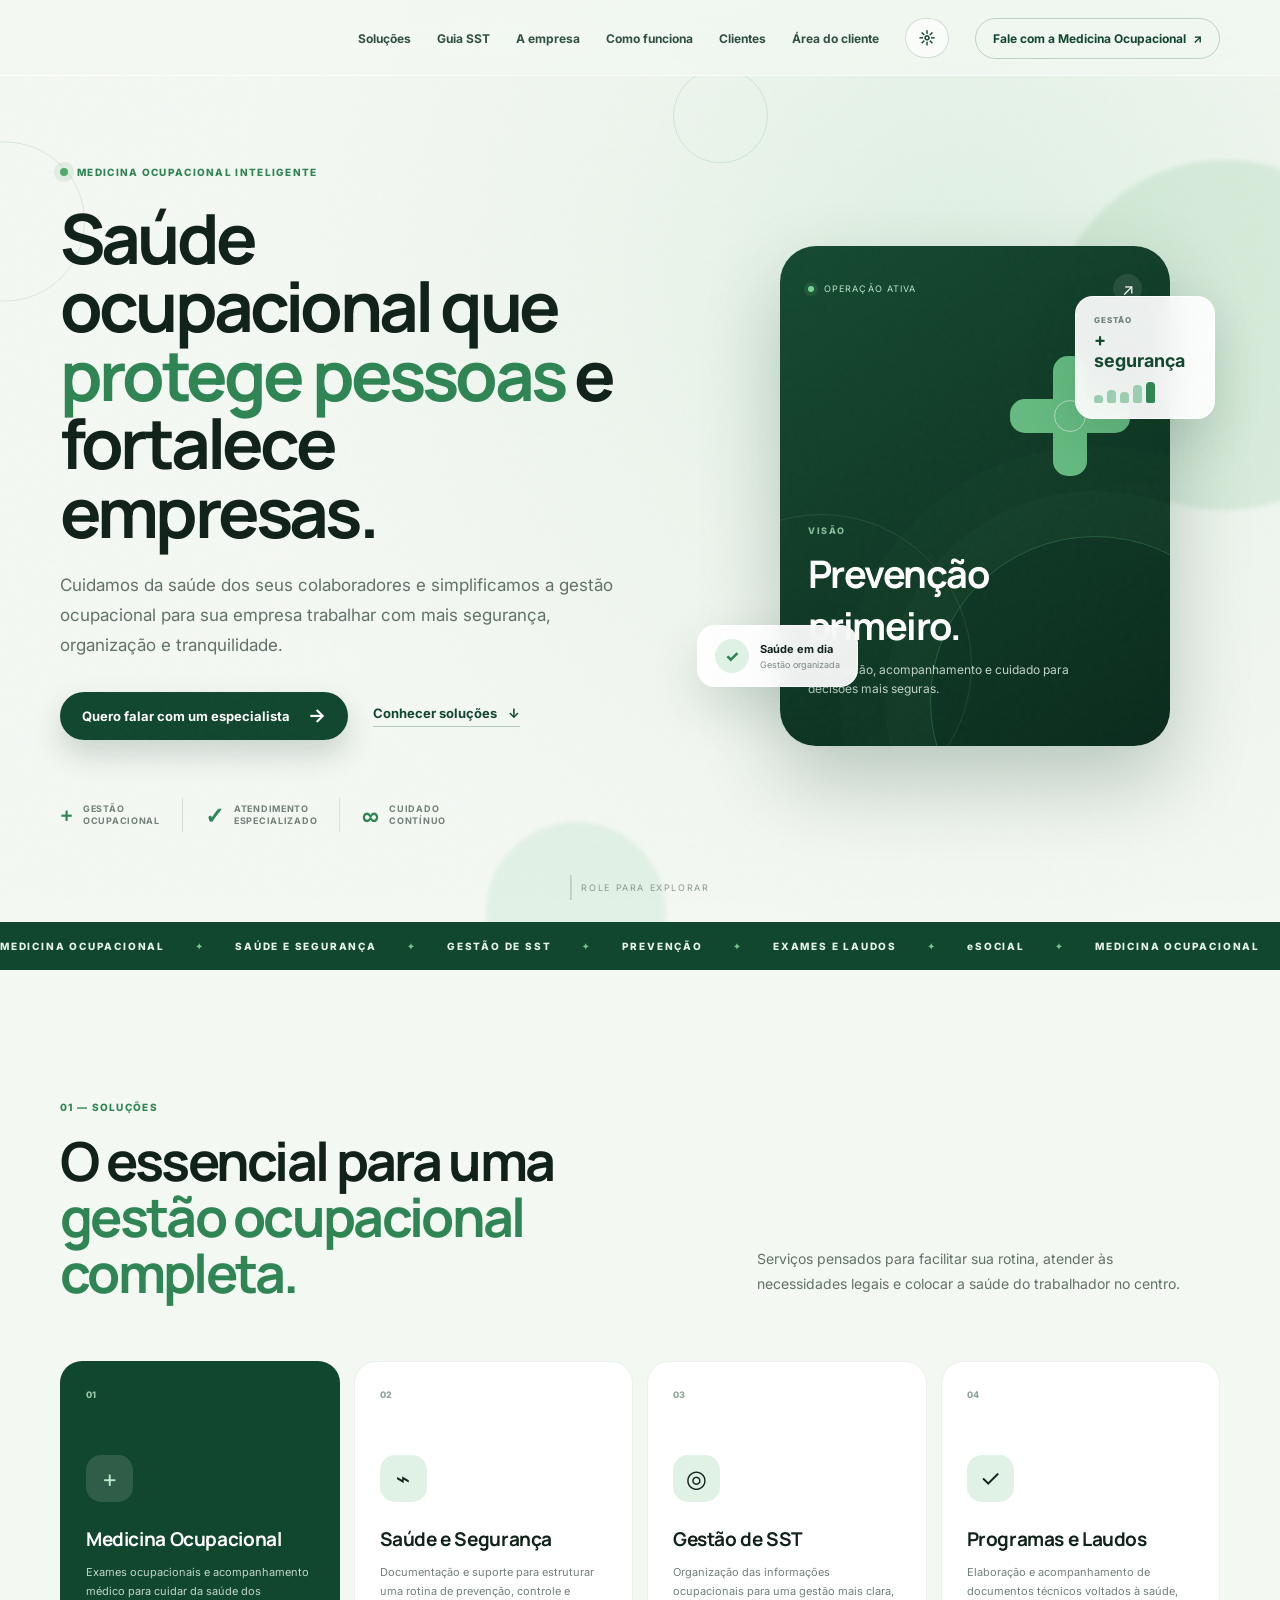
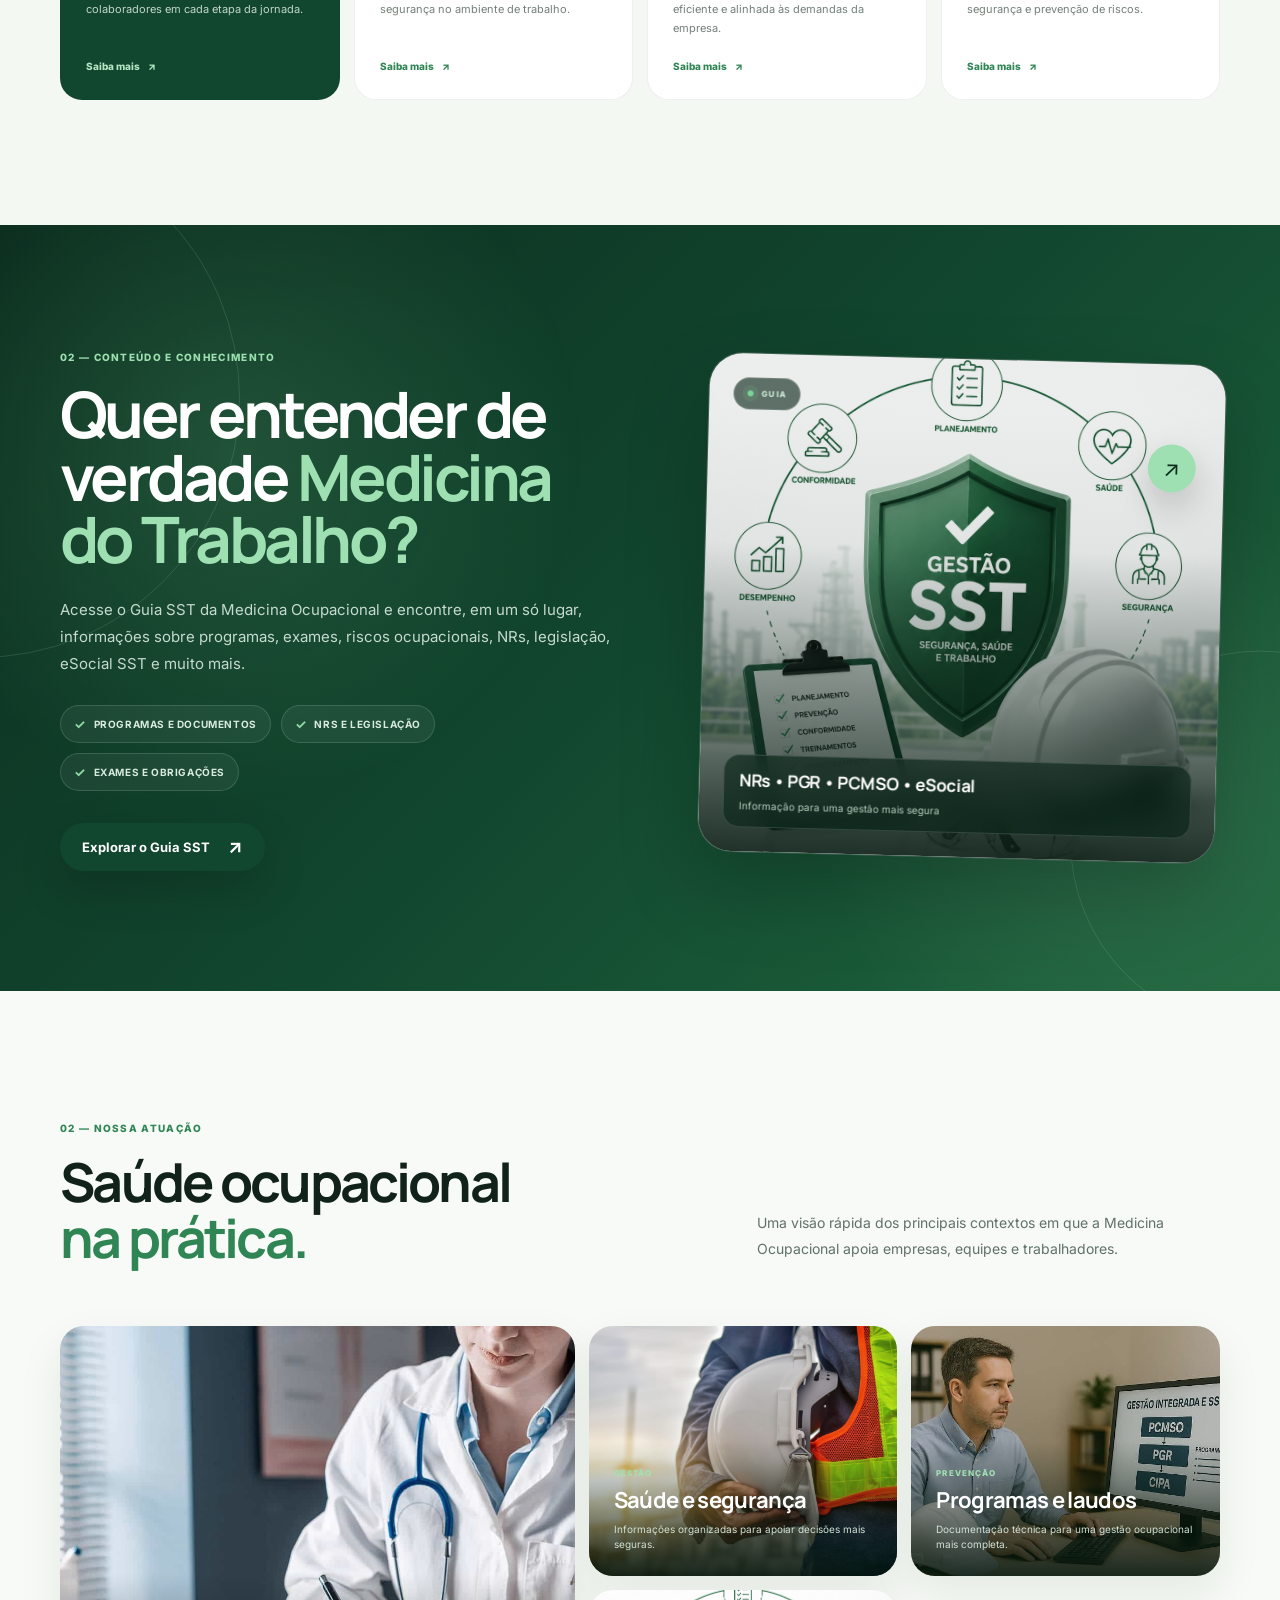
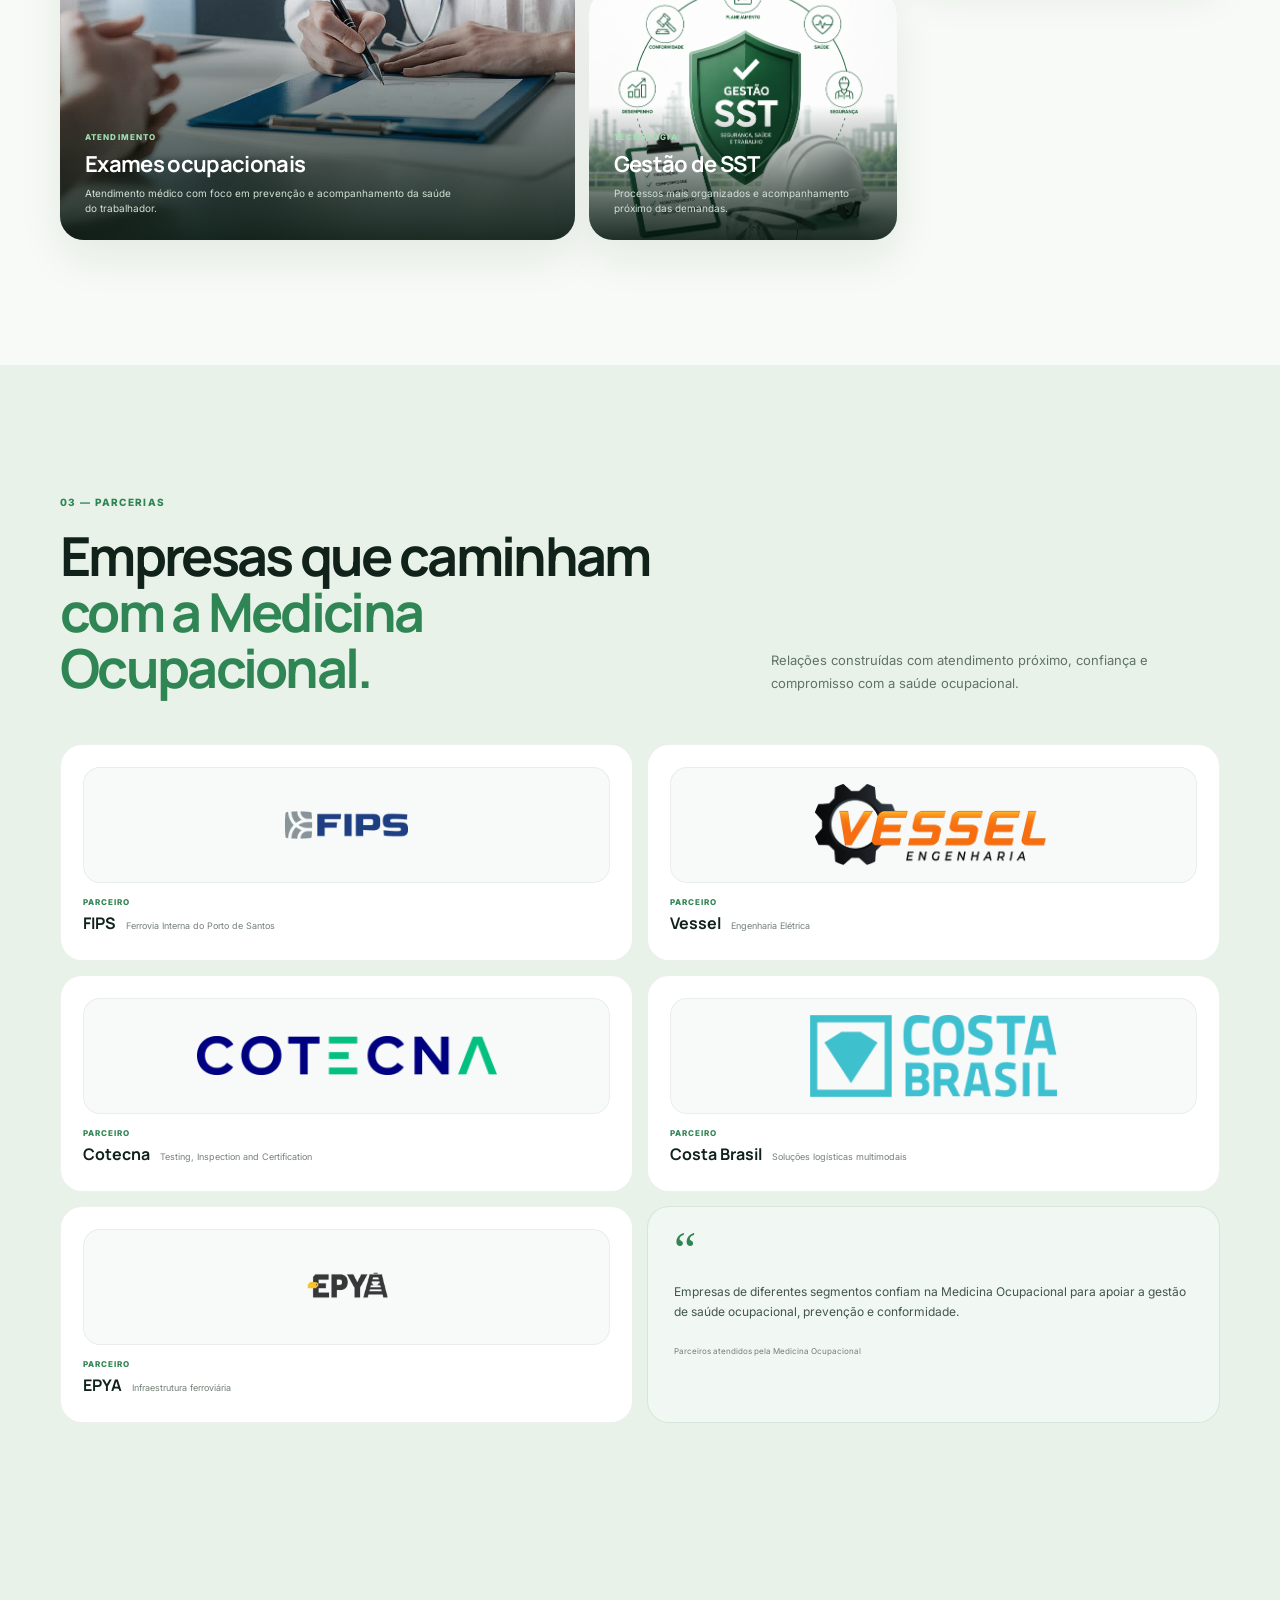
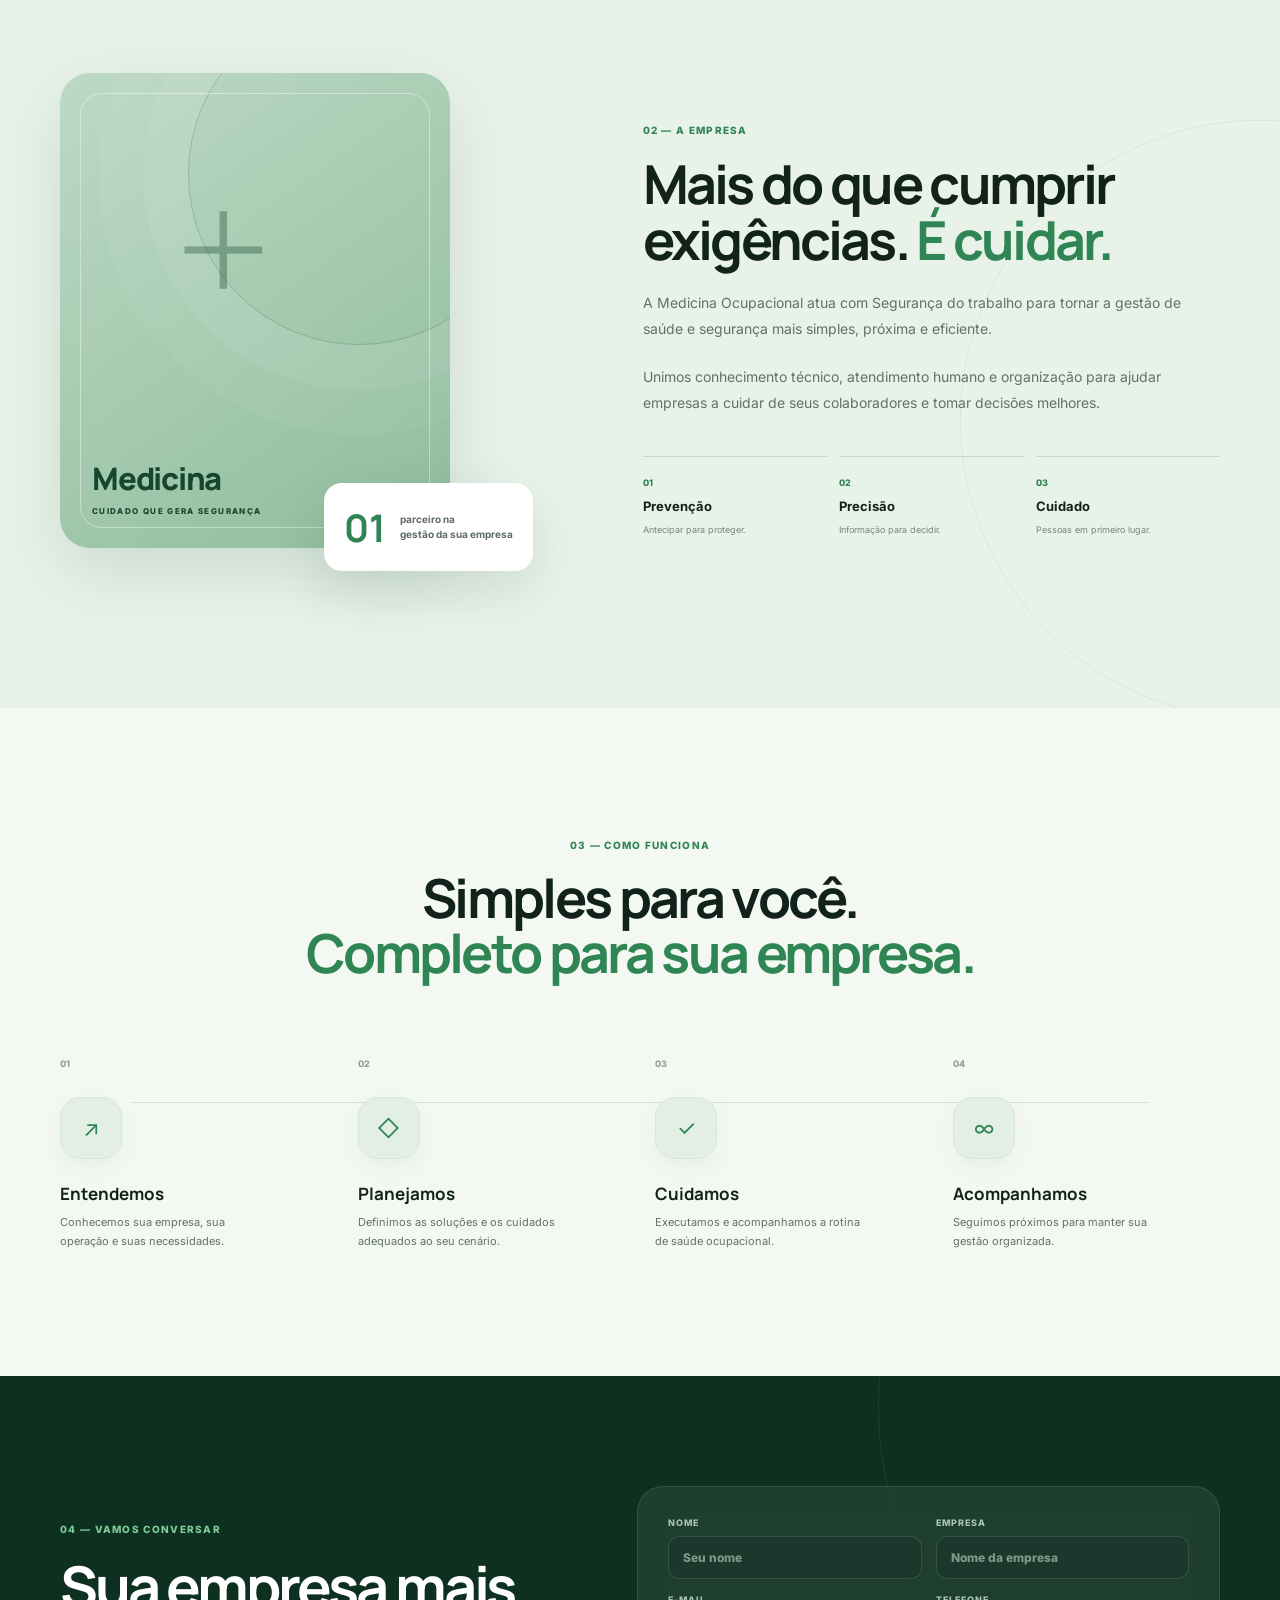
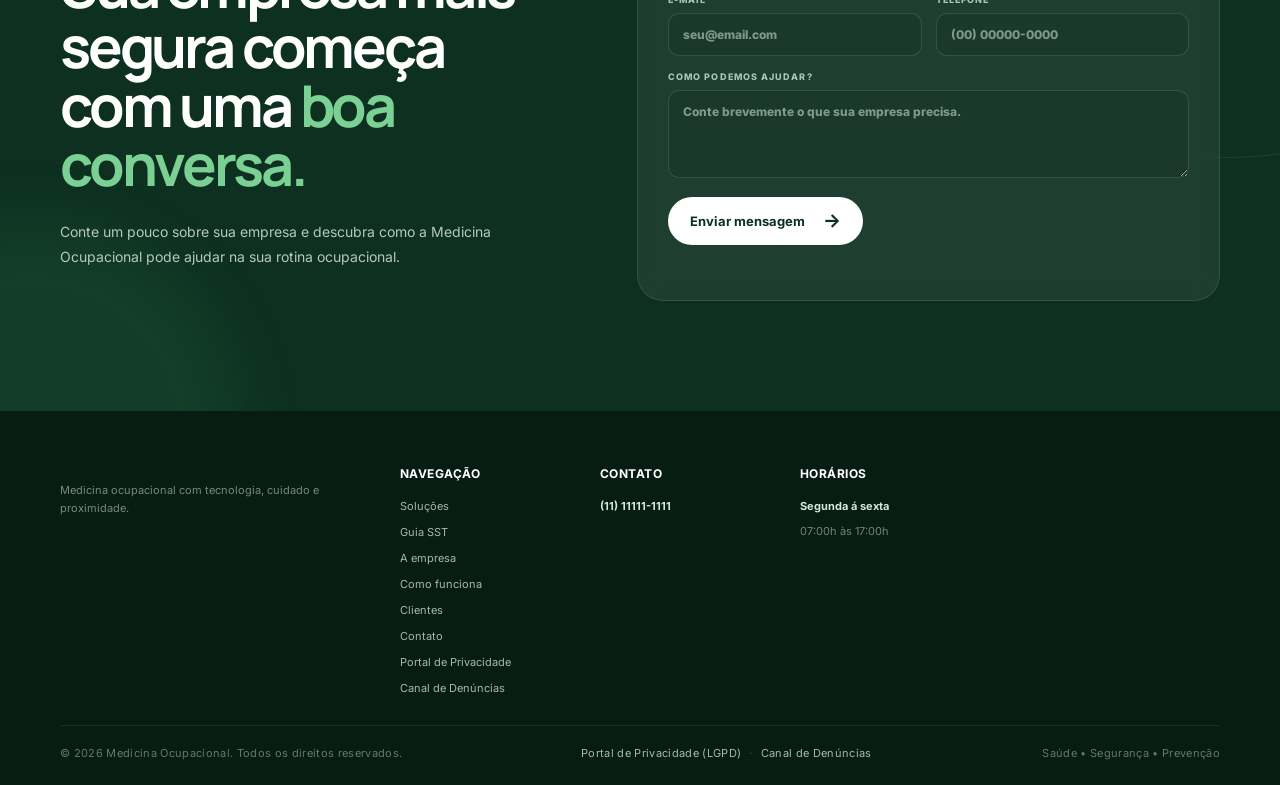
<file: Medicina/index.html>
<!DOCTYPE html>
<html lang="pt-BR">

<head>
  <meta charset="UTF-8">
  <meta name="viewport" content="width=device-width, initial-scale=1.0">

  <meta name="description" content="Medicina Ocupacional — saúde, segurança e gestão ocupacional para empresas.">

  <meta name="theme-color" content="#0f3d2a">

  <title>Medicina Ocupacional</title>

  <link rel="preconnect" href="https://fonts.googleapis.com">
  <link rel="preconnect" href="https://fonts.gstatic.com" crossorigin>

  <link
    href="https://fonts.googleapis.com/css2?family=Inter:wght@400;500;600;700;800&family=Manrope:wght@500;600;700;800&display=swap"
    rel="stylesheet">

  <link rel="stylesheet" href="style.css">
  <link rel="stylesheet" href="legal.css">
</head>

<body>

  <div class="noise" aria-hidden="true"></div>

  <header class="header" id="inicio">
    <div class="container nav-wrap">

      <a class="brand" href="#inicio" aria-label="Medicina - início">
      </a>

      <button class="menu-toggle" type="button" aria-label="Abrir menu" aria-expanded="false">
        <span></span>
        <span></span>
        <span></span>
      </button>

      <nav class="nav" aria-label="Navegação principal">
        <a href="#solucoes">Soluções</a>
        <a href="guia-sst.html">Guia SST</a>
        <a href="#sobre">A empresa</a>
        <a href="#processo">Como funciona</a>
        <a href="#clientes">Clientes</a>
        <a href="https://sistema.soc.com.br/WebSoc/" target="_blank">Área do cliente</a>

        <button class="theme-toggle" type="button" id="themeToggle" aria-label="Ativar tema escuro" aria-pressed="false"
          title="Alternar tema">
          <span class="theme-icon theme-sun" aria-hidden="true">☼</span>
          <span class="theme-icon theme-moon" aria-hidden="true">☾</span>
        </button>

        <a href="#contato" class="nav-cta">
          Fale com a Medicina Ocupacional<span>↗</span>
        </a>
      </nav>

    </div>
  </header>


  <!-- =========================
       CONTEÚDO PRINCIPAL
  ========================== -->
  <main>

    <!-- =========================
         HERO
    ========================== -->
    <section class="hero">

      <div class="hero-glow glow-one"></div>
      <div class="hero-glow glow-two"></div>

      <div class="parallax-orb orb-one" data-speed="0.18"></div>

      <div class="parallax-orb orb-two" data-speed="-0.12"></div>

      <div class="container hero-grid">

        <div class="hero-copy reveal">

          <div class="eyebrow">
            <span class="pulse"></span>
            Medicina ocupacional inteligente
          </div>

          <h1>
            Saúde ocupacional que
            <em>protege pessoas</em>
            e fortalece empresas.
          </h1>

          <p class="hero-text">
            Cuidamos da saúde dos seus colaboradores e simplificamos
            a gestão ocupacional para sua empresa trabalhar com mais
            segurança, organização e tranquilidade.
          </p>

          <div class="hero-actions">

            <a href="#contato" class="btn btn-primary">
              Quero falar com um especialista
              <span>→</span>
            </a>

            <a href="#solucoes" class="text-link">
              Conhecer soluções
              <span>↓</span>
            </a>

          </div>

          <div class="hero-proof">

            <div class="proof-item">
              <strong>+</strong>

              <span>
                Gestão<br>
                ocupacional
              </span>
            </div>

            <div class="proof-line"></div>

            <div class="proof-item">
              <strong>✓</strong>

              <span>
                Atendimento<br>
                especializado
              </span>
            </div>

            <div class="proof-line"></div>

            <div class="proof-item">
              <strong>∞</strong>

              <span>
                Cuidado<br>
                contínuo
              </span>
            </div>

          </div>

        </div>


        <div class="hero-visual reveal delay-1">

          <div class="visual-card main-card" data-parallax="0.06">

            <div class="card-top">

              <span class="status">
                <i></i>
                Operação ativa
              </span>

              <span class="mini-icon">↗</span>

            </div>

            <div class="medical-symbol">
              <span></span>
              <span></span>
            </div>

            <div class="card-content">

              <small>VISÃO</small>

              <h2>
                Prevenção primeiro.
              </h2>

              <p>
                Informação, acompanhamento e cuidado
                para decisões mais seguras.
              </p>

            </div>

            <div class="card-wave"></div>

          </div>


          <div class="floating-card card-check" data-parallax="-0.13">

            <div class="check-circle">
              ✓
            </div>

            <div>
              <strong>Saúde em dia</strong>
              <span>Gestão organizada</span>
            </div>

          </div>


          <div class="floating-card card-data" data-parallax="0.16">

            <span class="data-label">
              GESTÃO
            </span>

            <strong>
              + segurança
            </strong>

            <div class="data-bars">
              <i></i>
              <i></i>
              <i></i>
              <i></i>
              <i></i>
            </div>

          </div>

        </div>

      </div>


      <div class="scroll-cue">
        <span></span>
        role para explorar
      </div>

    </section>


    <!-- =========================
         TICKER
    ========================== -->
    <section class="ticker" aria-label="Serviços">
      <div class="ticker-track">
        <div class="ticker-group">
          <span>MEDICINA OCUPACIONAL</span>
          <b>✦</b>
          <span>SAÚDE E SEGURANÇA</span>
          <b>✦</b>
          <span>GESTÃO DE SST</span>
          <b>✦</b>
          <span>PREVENÇÃO</span>
          <b>✦</b>
          <span>EXAMES E LAUDOS</span>
          <b>✦</b>
          <span>eSOCIAL</span>
          <b>✦</b>
        </div>
        <div class="ticker-group" aria-hidden="true">
          <span>MEDICINA OCUPACIONAL</span>
          <b>✦</b>
          <span>SAÚDE E SEGURANÇA</span>
          <b>✦</b>
          <span>GESTÃO DE SST</span>
          <b>✦</b>
          <span>PREVENÇÃO</span>
          <b>✦</b>
          <span>EXAMES E LAUDOS</span>
          <b>✦</b>
          <span>eSOCIAL</span>
          <b>✦</b>
        </div>
        <div class="ticker-group" aria-hidden="true">
          <span>MEDICINA OCUPACIONAL</span>
          <b>✦</b>
          <span>SAÚDE E SEGURANÇA</span>
          <b>✦</b>
          <span>GESTÃO DE SST</span>
          <b>✦</b>
          <span>PREVENÇÃO</span>
          <b>✦</b>
          <span>EXAMES E LAUDOS</span>
          <b>✦</b>
          <span>eSOCIAL</span>
          <b>✦</b>
        </div>
        <div class="ticker-group" aria-hidden="true">
          <span>MEDICINA OCUPACIONAL</span>
          <b>✦</b>
          <span>SAÚDE E SEGURANÇA</span>
          <b>✦</b>
          <span>GESTÃO DE SST</span>
          <b>✦</b>
          <span>PREVENÇÃO</span>
          <b>✦</b>
          <span>EXAMES E LAUDOS</span>
          <b>✦</b>
          <span>eSOCIAL</span>
          <b>✦</b>
        </div>
      </div>
    </section>


    <!-- =========================
         SOLUÇÕES
    ========================== -->
    <section class="section solutions" id="solucoes">

      <div class="container">

        <div class="section-heading reveal">

          <div>

            <span class="section-tag">
              01 — Soluções
            </span>

            <h2>
              O essencial para uma
              <span>gestão ocupacional completa.</span>
            </h2>

          </div>

          <p>
            Serviços pensados para facilitar sua rotina,
            atender às necessidades legais e colocar a
            saúde do trabalhador no centro.
          </p>

        </div>


        <div class="services-grid">

          <article class="service-card featured reveal">

            <div class="service-number">
              01
            </div>

            <div class="service-icon">
              +
            </div>

            <h3>
              Medicina Ocupacional
            </h3>

            <p>
              Exames ocupacionais e acompanhamento médico
              para cuidar da saúde dos colaboradores em cada
              etapa da jornada.
            </p>

            <a href="#contato">
              Saiba mais <span>↗</span>
            </a>

          </article>


          <article class="service-card reveal delay-1">

            <div class="service-number">
              02
            </div>

            <div class="service-icon">
              ⌁
            </div>

            <h3>
              Saúde e Segurança
            </h3>

            <p>
              Documentação e suporte para estruturar uma
              rotina de prevenção, controle e segurança no
              ambiente de trabalho.
            </p>

            <a href="#contato">
              Saiba mais <span>↗</span>
            </a>

          </article>


          <article class="service-card reveal delay-2">

            <div class="service-number">
              03
            </div>

            <div class="service-icon">
              ◎
            </div>

            <h3>
              Gestão de SST
            </h3>

            <p>
              Organização das informações ocupacionais para
              uma gestão mais clara, eficiente e alinhada às
              demandas da empresa.
            </p>

            <a href="#contato">
              Saiba mais <span>↗</span>
            </a>

          </article>


          <article class="service-card reveal">

            <div class="service-number">
              04
            </div>

            <div class="service-icon">
              ✓
            </div>

            <h3>
              Programas e Laudos
            </h3>

            <p>
              Elaboração e acompanhamento de documentos
              técnicos voltados à saúde, segurança e
              prevenção de riscos.
            </p>

            <a href="#contato">
              Saiba mais <span>↗</span>
            </a>

          </article>

        </div>

      </div>

    </section>


    <!-- =========================
         GUIA SST — CONVITE
    ========================== -->
    <section class="guide-promo" id="guia-sst-promo">
      <div class="guide-promo-orb guide-promo-orb-1" data-speed="0.10"></div>
      <div class="guide-promo-orb guide-promo-orb-2" data-speed="-0.07"></div>

      <div class="container guide-promo-grid">
        <div class="guide-promo-copy reveal">
          <span class="section-tag guide-tag">02 — Conteúdo e conhecimento</span>
          <h2>Quer entender de verdade <span>Medicina do Trabalho?</span></h2>
          <p>
            Acesse o Guia SST da Medicina Ocupacional e encontre, em um só lugar, informações sobre
            programas, exames, riscos ocupacionais, NRs, legislação, eSocial SST e muito mais.
          </p>

          <div class="guide-promo-points">
            <span><b>✓</b> Programas e documentos</span>
            <span><b>✓</b> NRs e legislação</span>
            <span><b>✓</b> Exames e obrigações</span>
          </div>

          <a class="btn btn-primary guide-promo-btn" href="guia-sst.html">
            Explorar o Guia SST
            <span>↗</span>
          </a>
        </div>

        <a class="guide-promo-visual reveal delay-1" href="guia-sst.html" aria-label="Abrir Guia SST">
          <div class="guide-image-wrap" data-parallax="0.05">
            <img src="assets/gestao-sst-img.png" alt="Gestão de Saúde e Segurança do Trabalho">
            <div class="guide-image-overlay"></div>
            <div class="guide-floating guide-floating-top">
              <span class="guide-dot"></span>
              <span>GUIA</span>
            </div>
            <div class="guide-floating guide-floating-bottom">
              <strong>NRs • PGR • PCMSO • eSocial</strong>
              <span>Informação para uma gestão mais segura</span>
            </div>
            <div class="guide-arrow">↗</div>
          </div>
        </a>
      </div>
    </section>


    <!-- =========================
         EXPERIÊNCIA NA PRÁTICA
    ========================== -->
    <section class="section work-showcase" id="atuacao">
      <div class="container">
        <div class="section-heading reveal">
          <div>
            <span class="section-tag">02 — Nossa atuação</span>
            <h2>Saúde ocupacional<br><span>na prática.</span></h2>
          </div>
          <p>
            Uma visão rápida dos principais contextos em que a Medicina Ocupacional
            apoia empresas, equipes e trabalhadores.
          </p>
        </div>

        <div class="work-grid">
          <article class="work-card work-card-large reveal">
            <img src="assets/exames-img.png" alt="Profissional de saúde realizando atendimento clínico" loading="lazy">
            <div class="work-overlay">
              <span>Atendimento</span>
              <h3>Exames ocupacionais</h3>
              <p>Atendimento médico com foco em prevenção e acompanhamento da saúde do trabalhador.</p>
            </div>
          </article>

          <article class="work-card reveal delay-1">
            <img src="assets/epi-img.png" alt="Profissional analisando informações de saúde" loading="lazy">
            <div class="work-overlay">
              <span>Gestão</span>
              <h3>Saúde e segurança</h3>
              <p>Informações organizadas para apoiar decisões mais seguras.</p>
            </div>
          </article>

          <article class="work-card reveal delay-2">
            <img src="assets/programas-sst-img.png" alt="Equipe médica em ambiente profissional" loading="lazy">
            <div class="work-overlay">
              <span>Prevenção</span>
              <h3>Programas e laudos</h3>
              <p>Documentação técnica para uma gestão ocupacional mais completa.</p>
            </div>
          </article>

          <article class="work-card reveal">
            <img src="assets/gestao-sst-img.png" alt="Profissional de saúde utilizando tecnologia" loading="lazy">
            <div class="work-overlay">
              <span>Tecnologia</span>
              <h3>Gestão de SST</h3>
              <p>Processos mais organizados e acompanhamento próximo das demandas.</p>
            </div>
          </article>
        </div>
      </div>
    </section>

    <!-- =========================
         EMPRESAS ATENDIDAS
    ========================== -->
    <section class="section clients" id="clientes">
      <div class="container">
        <div class="clients-head reveal">
          <div>
            <span class="section-tag">03 — Parcerias</span>
            <h2>Empresas que caminham<br><span>com a Medicina Ocupacional.</span></h2>
          </div>
          <p>
            Relações construídas com atendimento próximo, confiança e
            compromisso com a saúde ocupacional.
          </p>
        </div>

        <div class="client-grid client-grid-logos">

          <article class="client-card client-logo-card reveal">
            <div class="client-logo-wrap"><img src="assets/partners/FIPS logo.png"
                alt="FIPS — Ferrovia Interna do Porto de Santos" loading="lazy"></div>
            <div class="client-info"><span>Parceiro</span><strong>FIPS</strong><small>Ferrovia Interna do Porto de
                Santos</small></div>
          </article>

          <article class="client-card client-logo-card reveal delay-1">
            <div class="client-logo-wrap"><img src="assets/partners/vessel logo.png" alt="Vessel Engenharia"
                loading="lazy"></div>
            <div class="client-info"><span>Parceiro</span><strong>Vessel</strong><small>Engenharia Elétrica</small>
            </div>
          </article>

          <article class="client-card client-logo-card reveal delay-2">
            <div class="client-logo-wrap"><img src="assets/partners/cotecna logo.png" alt="Cotecna" loading="lazy">
            </div>
            <div class="client-info"><span>Parceiro</span><strong>Cotecna</strong><small>Testing, Inspection and
                Certification</small></div>
          </article>

          <article class="client-card client-logo-card reveal">
            <div class="client-logo-wrap"><img src="assets/partners/costa brasi logo.png" alt="Costa Brasil"
                loading="lazy"></div>
            <div class="client-info"><span>Parceiro</span><strong>Costa Brasil</strong><small>Soluções logísticas
                multimodais</small></div>
          </article>

          <article class="client-card client-logo-card reveal delay-1">
            <div class="client-logo-wrap"><img src="assets/partners/epya logo.png" alt="EPYA" loading="lazy"></div>
            <div class="client-info"><span>Parceiro</span><strong>EPYA</strong><small>Infraestrutura ferroviária</small>
            </div>
          </article>

          <article class="client-proof reveal delay-2">
            <span class="quote-mark">“</span>
            <p>Empresas de diferentes segmentos confiam na Medicina Ocupacional para apoiar a gestão de saúde
              ocupacional,
              prevenção e conformidade.</p>
            <small>Parceiros atendidos pela Medicina Ocupacional</small>
          </article>

        </div>
      </div>
    </section>

    <!-- =========================
         SOBRE
    ========================== -->
    <section class="section about" id="sobre">

      <div class="about-shape" data-speed="0.08"></div>

      <div class="container about-grid">

        <div class="about-visual reveal">

          <div class="about-photo">

            <div class="cross-large">
              +
            </div>

            <span>
              Medicina
            </span>

            <small>
              CUIDADO QUE GERA SEGURANÇA
            </small>

          </div>


          <div class="experience-card">

            <strong>
              01
            </strong>

            <span>
              parceiro na<br>
              gestão da sua empresa
            </span>

          </div>

        </div>


        <div class="about-copy reveal delay-1">

          <span class="section-tag">
            02 — A empresa
          </span>

          <h2>
            Mais do que cumprir exigências.
            <span>É cuidar.</span>
          </h2>

          <p>
            A Medicina Ocupacional atua com Segurança do trabalho
            para tornar a gestão de saúde e segurança mais
            simples, próxima e eficiente.
          </p>

          <p>
            Unimos conhecimento técnico, atendimento humano
            e organização para ajudar empresas a cuidar de
            seus colaboradores e tomar decisões melhores.
          </p>


          <div class="values">

            <div>
              <span>01</span>
              <strong>Prevenção</strong>
              <small>
                Antecipar para proteger.
              </small>
            </div>

            <div>
              <span>02</span>
              <strong>Precisão</strong>
              <small>
                Informação para decidir.
              </small>
            </div>

            <div>
              <span>03</span>
              <strong>Cuidado</strong>
              <small>
                Pessoas em primeiro lugar.
              </small>
            </div>

          </div>

        </div>

      </div>

    </section>


    <!-- =========================
         COMO FUNCIONA
    ========================== -->
    <section class="section process" id="processo">

      <div class="container">

        <div class="section-heading centered reveal">

          <span class="section-tag">
            03 — Como funciona
          </span>

          <h2>
            Simples para você.<br>
            <span>Completo para sua empresa.</span>
          </h2>

        </div>


        <div class="process-line"></div>


        <div class="process-grid">

          <div class="step reveal">

            <span>01</span>

            <div class="step-icon">
              ↗
            </div>

            <h3>
              Entendemos
            </h3>

            <p>
              Conhecemos sua empresa, sua operação
              e suas necessidades.
            </p>

          </div>


          <div class="step reveal delay-1">

            <span>02</span>

            <div class="step-icon">
              ◇
            </div>

            <h3>
              Planejamos
            </h3>

            <p>
              Definimos as soluções e os cuidados
              adequados ao seu cenário.
            </p>

          </div>


          <div class="step reveal delay-2">

            <span>03</span>

            <div class="step-icon">
              ✓
            </div>

            <h3>
              Cuidamos
            </h3>

            <p>
              Executamos e acompanhamos a rotina
              de saúde ocupacional.
            </p>

          </div>


          <div class="step reveal delay-3">

            <span>04</span>

            <div class="step-icon">
              ∞
            </div>

            <h3>
              Acompanhamos
            </h3>

            <p>
              Seguimos próximos para manter sua
              gestão organizada.
            </p>

          </div>

        </div>

      </div>

    </section>


    <!-- =========================
         CONTATO
    ========================== -->
    <section class="cta-section" id="contato">

      <div class="cta-glow"></div>

      <div class="container cta-grid">

        <div class="cta-copy reveal">

          <span class="section-tag light">
            04 — Vamos conversar
          </span>

          <h2>
            Sua empresa mais segura começa com uma
            <em>boa conversa.</em>
          </h2>

          <p>
            Conte um pouco sobre sua empresa e descubra
            como a Medicina Ocupacional pode ajudar na sua rotina
            ocupacional.
          </p>

        </div>


        <!-- =========================
             FORMULÁRIO DE CONTATO
        ========================== -->
        <form class="contact-form reveal delay-1" id="contactForm"
          action="https://formsubmit.co/ajax/felipep2907@gmail.com" method="POST">

          <!-- Configurações do FormSubmit -->

          <input type="hidden" name="_subject" value="Novo contato pelo site Medicina Ocupacional">

          <input type="hidden" name="_template" value="table">

          <input type="hidden" name="_captcha" value="false">


          <div class="form-row">

            <label>
              Nome

              <input type="text" name="nome" placeholder="Seu nome" autocomplete="name" required>
            </label>


            <label>
              Empresa

              <input type="text" name="empresa" placeholder="Nome da empresa" autocomplete="organization" required>
            </label>

          </div>


          <div class="form-row">

            <label>
              E-mail

              <input type="email" name="email" placeholder="seu@email.com" autocomplete="email" required>
            </label>


            <label>
              Telefone

              <input type="tel" name="telefone" placeholder="(00) 00000-0000" autocomplete="tel">
            </label>

          </div>


          <label>
            Como podemos ajudar?

            <textarea name="mensagem" rows="4" placeholder="Conte brevemente o que sua empresa precisa."
              required></textarea>
          </label>


          <button class="btn btn-light" type="submit">
            Enviar mensagem
            <span>→</span>
          </button>


          <p class="form-note" id="formMessage" role="status"></p>

        </form>

      </div>

    </section>

  </main>

  <footer class="footer">

    <div class="container footer-grid">
      <div class="footer-brand">

        <p>
          Medicina ocupacional com tecnologia,
          cuidado e proximidade.
        </p>

      </div>
      <div class="footer-column">

        <h4>Navegação</h4>

        <nav class="footer-links" aria-label="Navegação do rodapé">

          <a href="#solucoes">
            Soluções
          </a>

          <a href="guia-sst.html">
            Guia SST
          </a>

          <a href="#sobre">
            A empresa
          </a>

          <a href="#processo">
            Como funciona
          </a>

          <a href="#clientes">
            Clientes
          </a>

          <a href="#contato">
            Contato
          </a>

          <a href="privacidade.html">
            Portal de Privacidade
          </a>

          <a href="canal-denuncias.html">
            Canal de Denúncias
          </a>

        </nav>

      </div>

      <div class="footer-column">

        <h4>Contato</h4>

        <div class="footer-info">

          <a href="tel:+">
            (11) 11111-1111

        </div>

      </div>
      <div class="footer-column">

        <h4>Horários</h4>

        <div class="footer-info">

          <strong>Segunda á sexta</strong>

          <span>
            07:00h às 17:00h<br>
          </span>
        </div>

      </div>
      <div class="footer-column footer-address">
      </div>

    </div>

    </div>
    <div class="container footer-bottom">

      <span>
        © <span id="year"></span>
        Medicina Ocupacional.
        Todos os direitos reservados.
      </span>

      <nav class="footer-legal" aria-label="Links legais">
        <a href="privacidade.html">Portal de Privacidade (LGPD)</a>
        <span class="dot">·</span>
        <a href="canal-denuncias.html">Canal de Denúncias</a>
      </nav>

      <span>
        Saúde • Segurança • Prevenção
      </span>

    </div>

  </footer>
  </span>
  </a>
  <script src="script.js"></script>
</body>

</html>
</file>
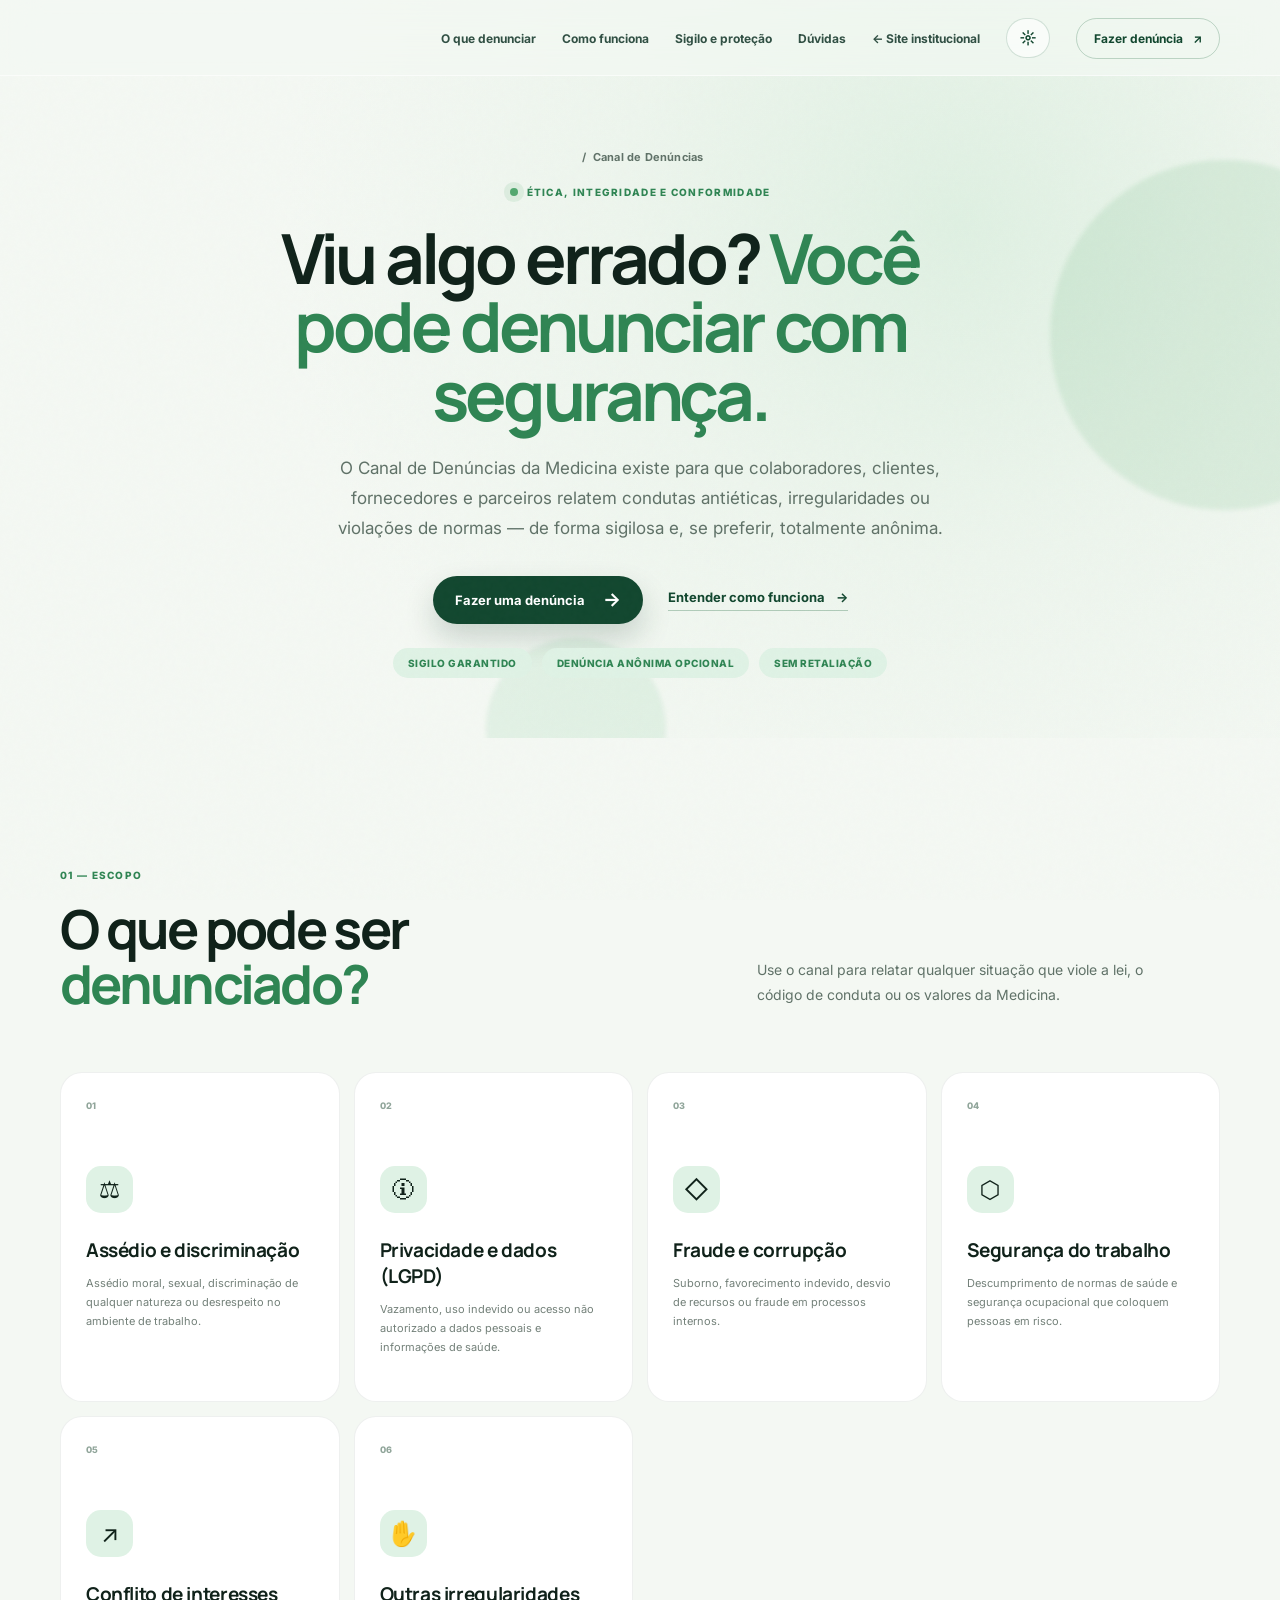
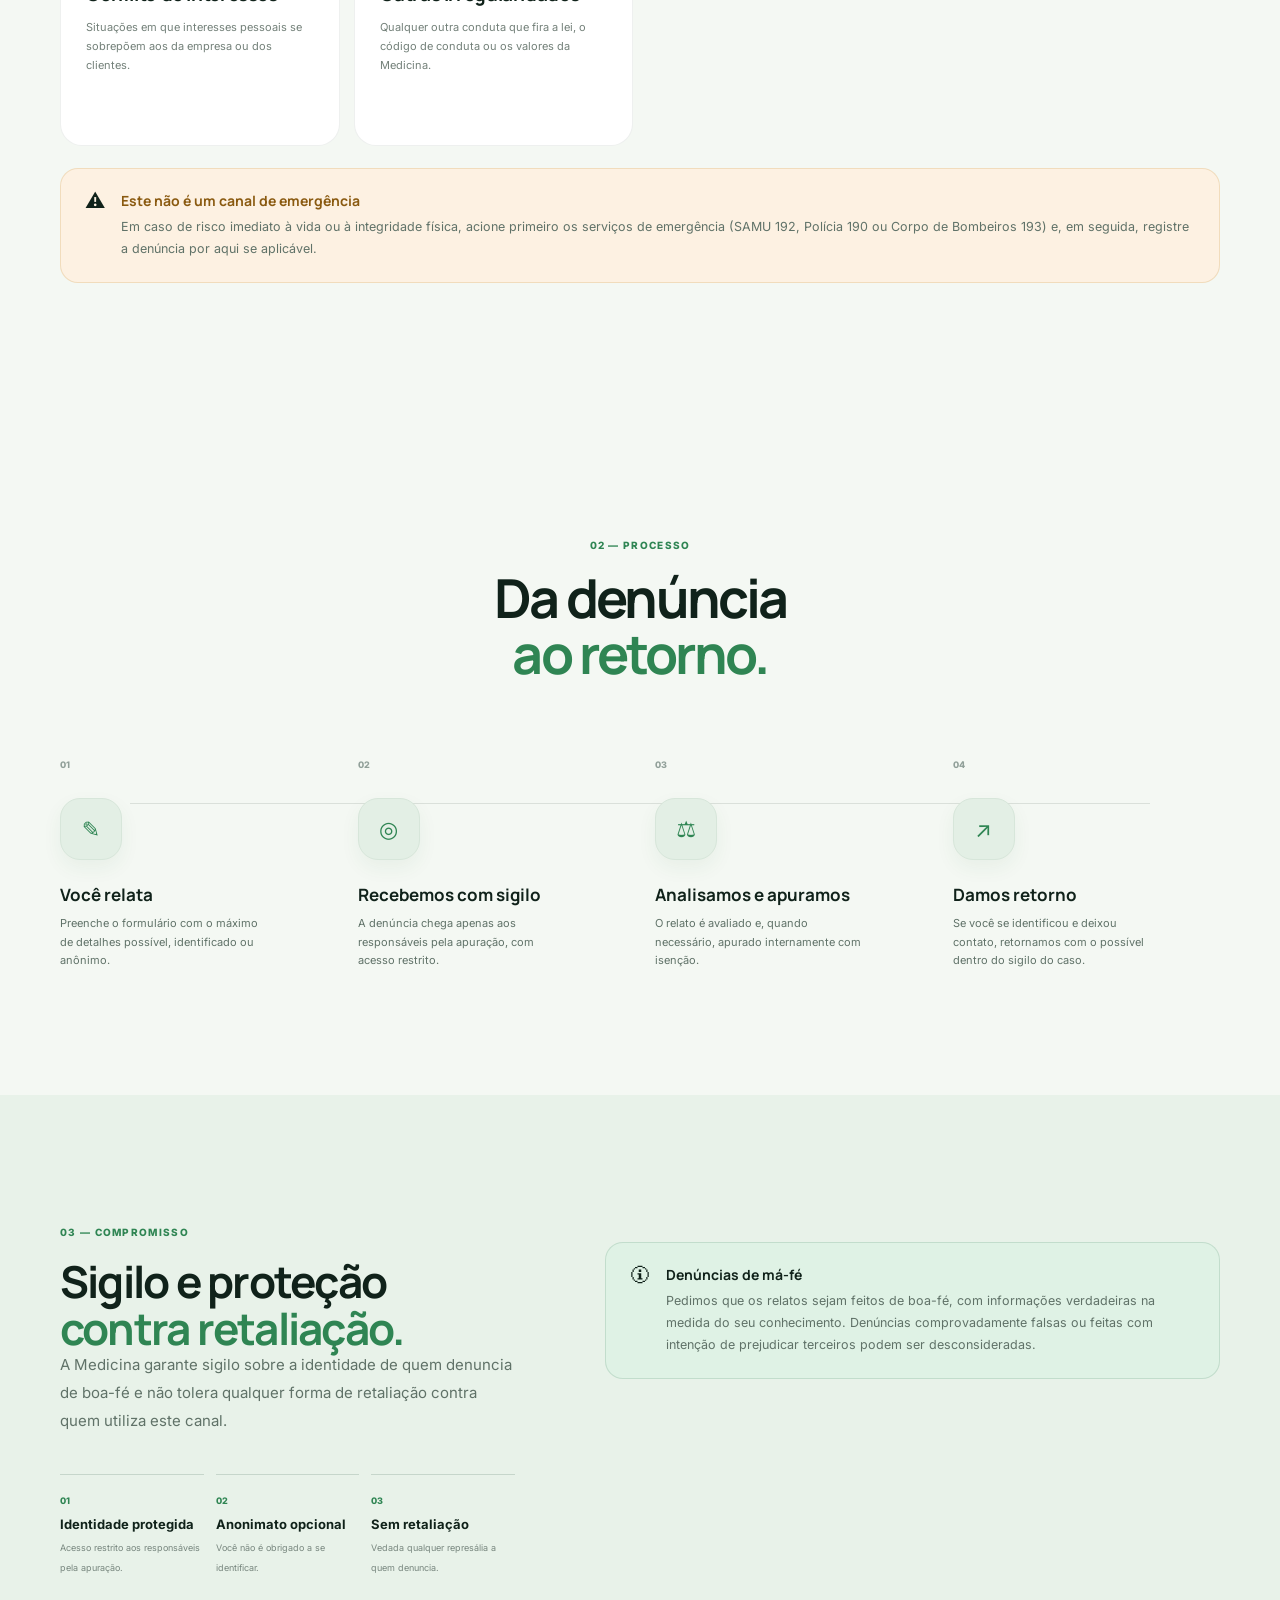
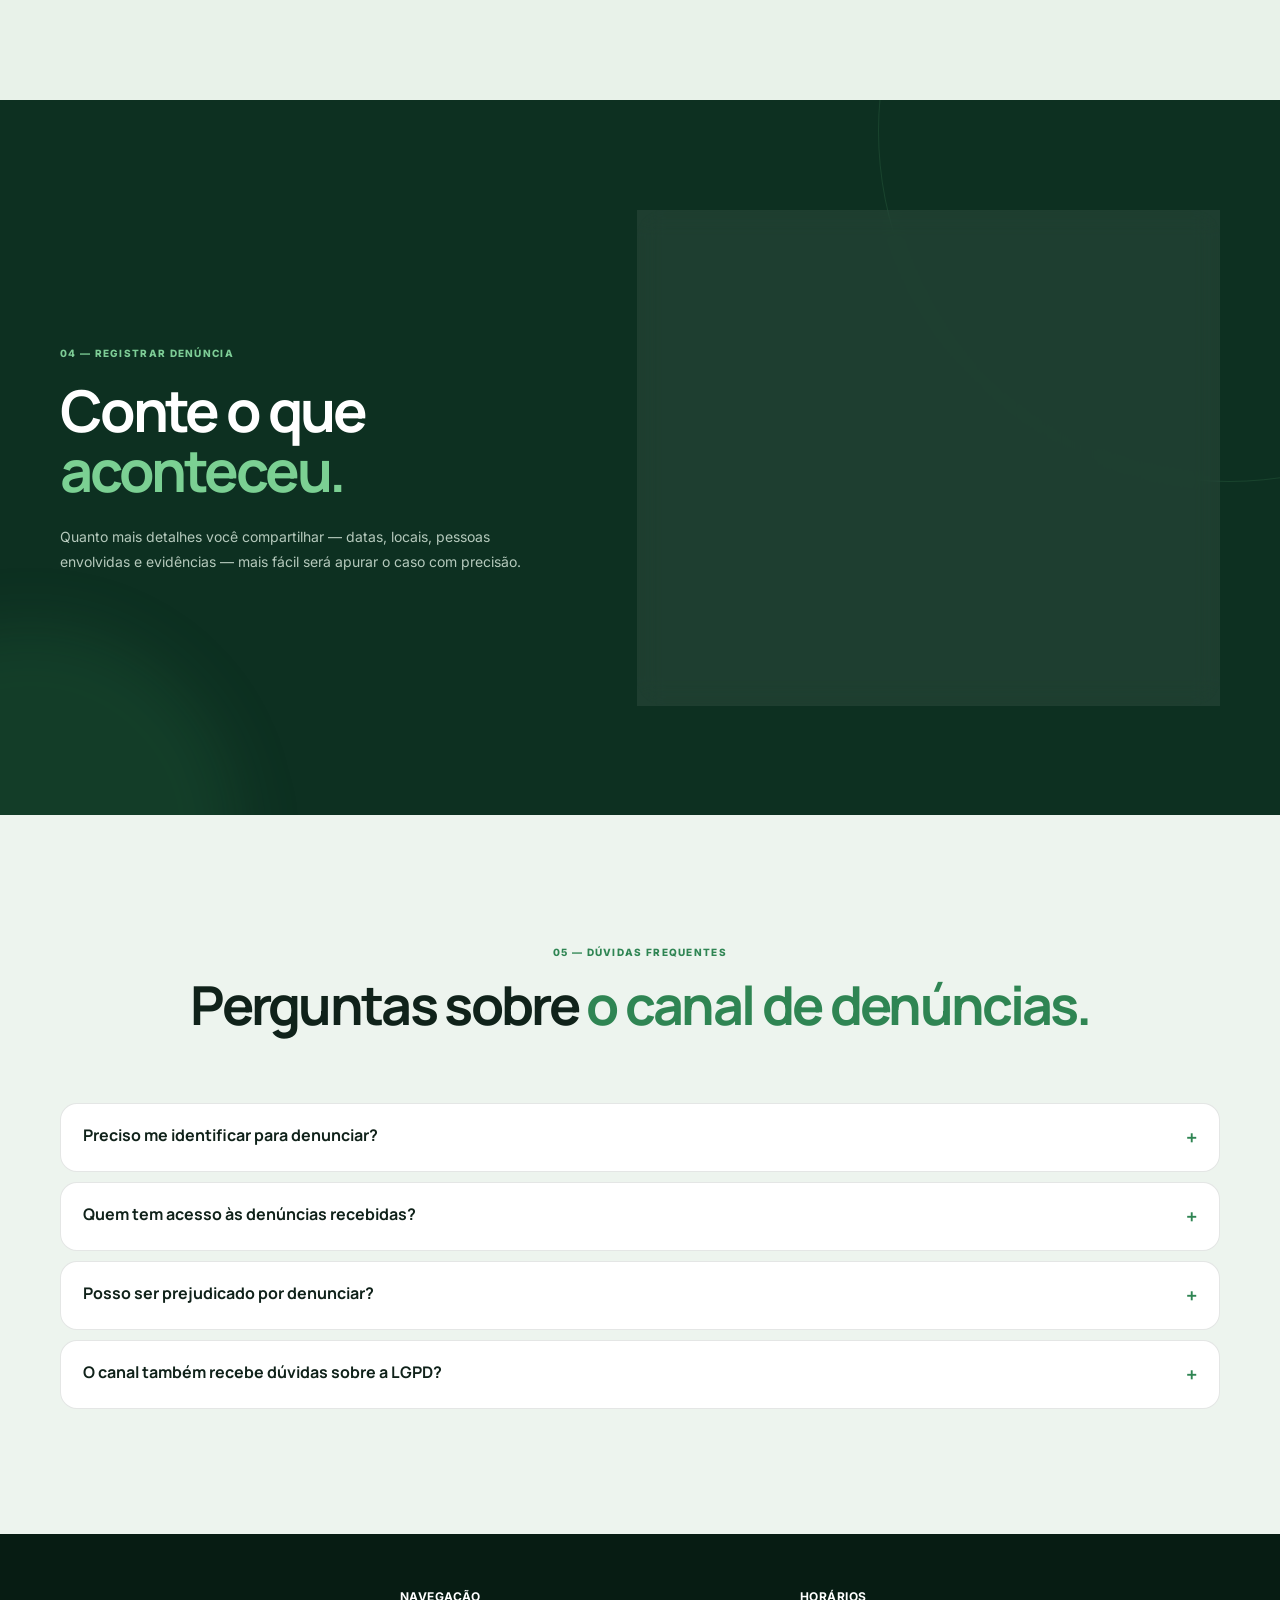
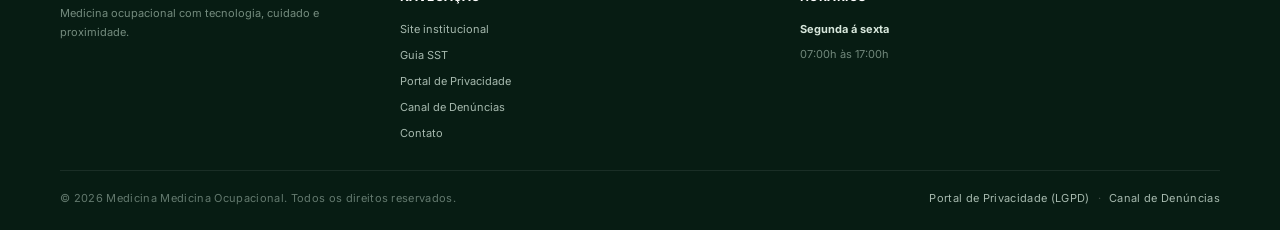
<file: Medicina/canal-denuncias.html>
<!DOCTYPE html>
<html lang="pt-BR">

<head>
  <meta charset="UTF-8">
  <meta name="viewport" content="width=device-width, initial-scale=1.0">

  <meta name="description"
    content="Canal de Denúncias — relate condutas antiéticas, irregularidades ou violações de forma sigilosa e, se preferir, anônima.">

  <meta name="theme-color" content="#0f3d2a">

  <title>Canal de Denúncias</title>

  <link rel="preconnect" href="https://fonts.googleapis.com">
  <link rel="preconnect" href="https://fonts.gstatic.com" crossorigin>

  <link
    href="https://fonts.googleapis.com/css2?family=Inter:wght@400;500;600;700;800&family=Manrope:wght@500;600;700;800&display=swap"
    rel="stylesheet">

  <link rel="stylesheet" href="style.css">
  <link rel="stylesheet" href="legal.css">
</head>

<body>

  <div class="noise" aria-hidden="true"></div>

  <header class="header" id="inicio">
    <div class="container nav-wrap">

      <a class="brand" href="index.html" aria-label="Medicina - início">
      </a>

      <button class="menu-toggle" type="button" aria-label="Abrir menu" aria-expanded="false">
        <span></span>
        <span></span>
        <span></span>
      </button>

      <nav class="nav" aria-label="Navegação principal">
        <a href="#o-que-denunciar">O que denunciar</a>
        <a href="#como-funciona">Como funciona</a>
        <a href="#sigilo">Sigilo e proteção</a>
        <a href="#faq">Dúvidas</a>
        <a href="index.html">← Site institucional</a>

        <button class="theme-toggle" type="button" id="themeToggle" aria-label="Ativar tema escuro" aria-pressed="false"
          title="Alternar tema">
          <span class="theme-icon theme-sun" aria-hidden="true">☼</span>
          <span class="theme-icon theme-moon" aria-hidden="true">☾</span>
        </button>

        <a href="#denuncia" class="nav-cta">
          Fazer denúncia <span>↗</span>
        </a>
      </nav>

    </div>
  </header>


  <main>

    <!-- =========================
         HERO
    ========================== -->
    <section class="hero hero-simple">

      <div class="hero-glow glow-one"></div>
      <div class="hero-glow glow-two"></div>

      <div class="container hero-grid">

        <div class="hero-copy reveal">

          <div class="breadcrumb">
            <a href="index.html"></a>
            <span>/</span>
            <span>Canal de Denúncias</span>
          </div>

          <div class="eyebrow" style="justify-content:center">
            <span class="pulse"></span>
            Ética, integridade e conformidade
          </div>

          <h1>
            Viu algo errado?
            <em>Você pode denunciar com segurança.</em>
          </h1>

          <p class="hero-text">
            O Canal de Denúncias da Medicina existe para que colaboradores,
            clientes, fornecedores e parceiros relatem condutas antiéticas,
            irregularidades ou violações de normas — de forma sigilosa e,
            se preferir, totalmente anônima.
          </p>

          <div class="hero-actions">
            <a href="#denuncia" class="btn btn-primary">
              Fazer uma denúncia
              <span>→</span>
            </a>

            <a href="#como-funciona" class="text-link">
              Entender como funciona <span>→</span>
            </a>
          </div>

          <div class="meta-badges">
            <span class="meta-badge">Sigilo garantido</span>
            <span class="meta-badge">Denúncia anônima opcional</span>
            <span class="meta-badge">Sem retaliação</span>
          </div>

        </div>

      </div>

    </section>


    <!-- =========================
         O QUE PODE SER DENUNCIADO
    ========================== -->
    <section class="section" id="o-que-denunciar">
      <div class="container">

        <div class="section-heading reveal">
          <div>
            <span class="section-tag">01 — Escopo</span>
            <h2>O que pode ser <span>denunciado?</span></h2>
          </div>

          <p>
            Use o canal para relatar qualquer situação que viole a lei, o
            código de conduta ou os valores da Medicina.
          </p>
        </div>

        <div class="services-grid">

          <div class="service-card reveal">
            <span class="service-number">01</span>
            <div class="service-icon">⚖</div>
            <h3>Assédio e discriminação</h3>
            <p>Assédio moral, sexual, discriminação de qualquer natureza
              ou desrespeito no ambiente de trabalho.</p>
          </div>

          <div class="service-card reveal delay-1">
            <span class="service-number">02</span>
            <div class="service-icon">🛈</div>
            <h3>Privacidade e dados (LGPD)</h3>
            <p>Vazamento, uso indevido ou acesso não autorizado a dados
              pessoais e informações de saúde.</p>
          </div>

          <div class="service-card reveal delay-2">
            <span class="service-number">03</span>
            <div class="service-icon">◇</div>
            <h3>Fraude e corrupção</h3>
            <p>Suborno, favorecimento indevido, desvio de recursos ou
              fraude em processos internos.</p>
          </div>

          <div class="service-card reveal delay-3">
            <span class="service-number">04</span>
            <div class="service-icon">⬡</div>
            <h3>Segurança do trabalho</h3>
            <p>Descumprimento de normas de saúde e segurança ocupacional
              que coloquem pessoas em risco.</p>
          </div>

          <div class="service-card reveal">
            <span class="service-number">05</span>
            <div class="service-icon">↗</div>
            <h3>Conflito de interesses</h3>
            <p>Situações em que interesses pessoais se sobrepõem aos da
              empresa ou dos clientes.</p>
          </div>

          <div class="service-card reveal delay-1">
            <span class="service-number">06</span>
            <div class="service-icon">✋</div>
            <h3>Outras irregularidades</h3>
            <p>Qualquer outra conduta que fira a lei, o código de conduta
              ou os valores da Medicina.</p>
          </div>

        </div>

        <div class="info-box warn reveal">
          <span class="info-icon">⚠</span>
          <div>
            <h4>Este não é um canal de emergência</h4>
            <p>
              Em caso de risco imediato à vida ou à integridade física,
              acione primeiro os serviços de emergência (SAMU 192, Polícia
              190 ou Corpo de Bombeiros 193) e, em seguida, registre a
              denúncia por aqui se aplicável.
            </p>
          </div>
        </div>

      </div>
    </section>


    <!-- =========================
         COMO FUNCIONA
    ========================== -->
    <section class="section process" id="como-funciona">
      <div class="container">

        <div class="section-heading centered reveal">
          <span class="section-tag">02 — Processo</span>
          <h2>
            Da denúncia<br>
            <span>ao retorno.</span>
          </h2>
        </div>

        <div class="process-line"></div>

        <div class="process-grid">

          <div class="step reveal">
            <span>01</span>
            <div class="step-icon">✎</div>
            <h3>Você relata</h3>
            <p>Preenche o formulário com o máximo de detalhes possível,
              identificado ou anônimo.</p>
          </div>

          <div class="step reveal delay-1">
            <span>02</span>
            <div class="step-icon">◎</div>
            <h3>Recebemos com sigilo</h3>
            <p>A denúncia chega apenas aos responsáveis pela apuração,
              com acesso restrito.</p>
          </div>

          <div class="step reveal delay-2">
            <span>03</span>
            <div class="step-icon">⚖</div>
            <h3>Analisamos e apuramos</h3>
            <p>O relato é avaliado e, quando necessário, apurado
              internamente com isenção.</p>
          </div>

          <div class="step reveal delay-3">
            <span>04</span>
            <div class="step-icon">↗</div>
            <h3>Damos retorno</h3>
            <p>Se você se identificou e deixou contato, retornamos com o
              possível dentro do sigilo do caso.</p>
          </div>

        </div>

      </div>
    </section>


    <!-- =========================
         SIGILO E PROTEÇÃO
    ========================== -->
    <section class="section about" id="sigilo">
      <div class="container split reveal">

        <div>
          <span class="section-tag">03 — Compromisso</span>
          <h2>Sigilo e proteção <span>contra retaliação.</span></h2>

          <p>
            A Medicina garante sigilo sobre a identidade de quem
            denuncia de boa-fé e não tolera qualquer forma de retaliação
            contra quem utiliza este canal.
          </p>

          <div class="values">

            <div>
              <span>01</span>
              <strong>Identidade protegida</strong>
              <small>
                Acesso restrito aos responsáveis pela apuração.
              </small>
            </div>

            <div>
              <span>02</span>
              <strong>Anonimato opcional</strong>
              <small>
                Você não é obrigado a se identificar.
              </small>
            </div>

            <div>
              <span>03</span>
              <strong>Sem retaliação</strong>
              <small>
                Vedada qualquer represália a quem denuncia.
              </small>
            </div>

          </div>

        </div>

        <div class="info-box reveal">
          <span class="info-icon">🛈</span>
          <div>
            <h4>Denúncias de má-fé</h4>
            <p>
              Pedimos que os relatos sejam feitos de boa-fé, com
              informações verdadeiras na medida do seu conhecimento.
              Denúncias comprovadamente falsas ou feitas com intenção de
              prejudicar terceiros podem ser desconsideradas.
            </p>
          </div>
        </div>

      </div>
    </section>


    <!-- =========================
         FORMULÁRIO DE DENÚNCIA
    ========================== -->
    <section class="cta-section" id="denuncia">

      <div class="cta-glow"></div>

      <div class="container cta-grid">

        <div class="cta-copy reveal">

          <span class="section-tag light">
            04 — Registrar denúncia
          </span>

          <h2>
            Conte o que
            <em>aconteceu.</em>
          </h2>

          <p>
            Quanto mais detalhes você compartilhar — datas, locais,
            pessoas envolvidas e evidências — mais fácil será apurar o
            caso com precisão.
          </p>

        </div>

        <form class="contact-form reveal delay-1" id="contactForm"
          action="https://formsubmit.co/ajax/felipep2907@gmail.com" method="POST">

          <!-- Configurações do FormSubmit -->
          <input type="hidden" name="_subject" value="Nova denúncia — Canal de Denúncias Medicina">
          <input type="hidden" name="_template" value="table">
          <input type="hidden" name="_captcha" value="false">

          <label>
            Tipo de denúncia
            <select name="tipo_denuncia" required>
              <option value="" disabled selected>Selecione</option>
              <option value="Assédio ou discriminação">Assédio ou discriminação</option>
              <option value="Privacidade e dados (LGPD)">Privacidade e dados (LGPD)</option>
              <option value="Fraude ou corrupção">Fraude ou corrupção</option>
              <option value="Segurança do trabalho">Segurança do trabalho</option>
              <option value="Conflito de interesses">Conflito de interesses</option>
              <option value="Outra">Outra irregularidade</option>
            </select>
          </label>

          <label>
            Relato da denúncia
            <textarea name="mensagem" rows="5"
              placeholder="Descreva o que ocorreu: quando, onde, quem esteve envolvido e se há evidências."
              required></textarea>
          </label>

          <div class="form-row">

            <label>
              Nome (opcional)
              <input type="text" name="nome" placeholder="Deixe em branco para denúncia anônima" autocomplete="name">
            </label>

            <label>
              E-mail para retorno (opcional)
              <input type="email" name="email" placeholder="seu@email.com" autocomplete="email">
            </label>

          </div>

          <label class="form-check">
            <input type="checkbox" name="ciencia" value="Li e entendi como o canal funciona" required>
            Li e entendo que posso denunciar anonimamente e que a
            Medicina não tolera retaliação a quem utiliza este canal.
          </label>

          <button class="btn btn-light" type="submit">
            Enviar denúncia
            <span>→</span>
          </button>

          <p class="form-note" id="formMessage" role="status"></p>

        </form>

      </div>

    </section>


    <!-- =========================
         FAQ
    ========================== -->
    <section class="section faq" id="faq">
      <div class="container">

        <div class="section-heading centered reveal">
          <span class="section-tag">05 — Dúvidas frequentes</span>
          <h2>Perguntas sobre <span>o canal de denúncias.</span></h2>
        </div>

        <div class="faq-list">

          <details class="reveal">
            <summary>Preciso me identificar para denunciar?</summary>
            <p>
              Não. Você pode deixar os campos de nome e e-mail em branco e
              enviar a denúncia de forma totalmente anônima. Se quiser
              receber um retorno, é necessário deixar um e-mail de
              contato.
            </p>
          </details>

          <details class="reveal">
            <summary>Quem tem acesso às denúncias recebidas?</summary>
            <p>
              Apenas os responsáveis pela apuração interna têm acesso ao
              conteúdo das denúncias, mantendo o sigilo sobre a identidade
              de quem relata, quando informada.
            </p>
          </details>

          <details class="reveal">
            <summary>Posso ser prejudicado por denunciar?</summary>
            <p>
              Não. A Medicina veda qualquer forma de retaliação contra
              quem utiliza este canal de boa-fé.
            </p>
          </details>

          <details class="reveal">
            <summary>O canal também recebe dúvidas sobre a LGPD?</summary>
            <p>
              Para dúvidas gerais sobre privacidade e proteção de dados,
              consulte nosso <a href="privacidade.html">Portal de
                Privacidade</a>. Use este canal especificamente para relatar
              violações e condutas irregulares.
            </p>
          </details>

        </div>

      </div>
    </section>

  </main>

  <footer class="footer">

    <div class="container footer-grid">
      <div class="footer-brand">

        <p>
          Medicina ocupacional com tecnologia,
          cuidado e proximidade.
        </p>

      </div>
      <div class="footer-column">

        <h4>Navegação</h4>

        <nav class="footer-links" aria-label="Navegação do rodapé">

          <a href="index.html">
            Site institucional
          </a>

          <a href="guia-sst.html">
            Guia SST
          </a>

          <a href="privacidade.html">
            Portal de Privacidade
          </a>

          <a href="canal-denuncias.html">
            Canal de Denúncias
          </a>

          <a href="index.html#contato">
            Contato
          </a>

        </nav>

      </div>

      <div class="footer-column">
      </div>
      <div class="footer-column">

        <h4>Horários</h4>

        <div class="footer-info">

          <strong>Segunda á sexta</strong>

          <span>
            07:00h às 17:00h<br>
          </span>
        </div>

      </div>
      <div class="footer-column footer-address">
        </div>

      </div>

    </div>

    <div class="container footer-bottom">

      <span>
        © <span id="year"></span>
        Medicina Medicina Ocupacional.
        Todos os direitos reservados.
      </span>

      <nav class="footer-legal" aria-label="Links legais">
        <a href="privacidade.html">Portal de Privacidade (LGPD)</a>
        <span class="dot">·</span>
        <a href="canal-denuncias.html">Canal de Denúncias</a>
      </nav>

    </div>

  </footer>

  <script src="script.js"></script>
</body>

</html>
</file>
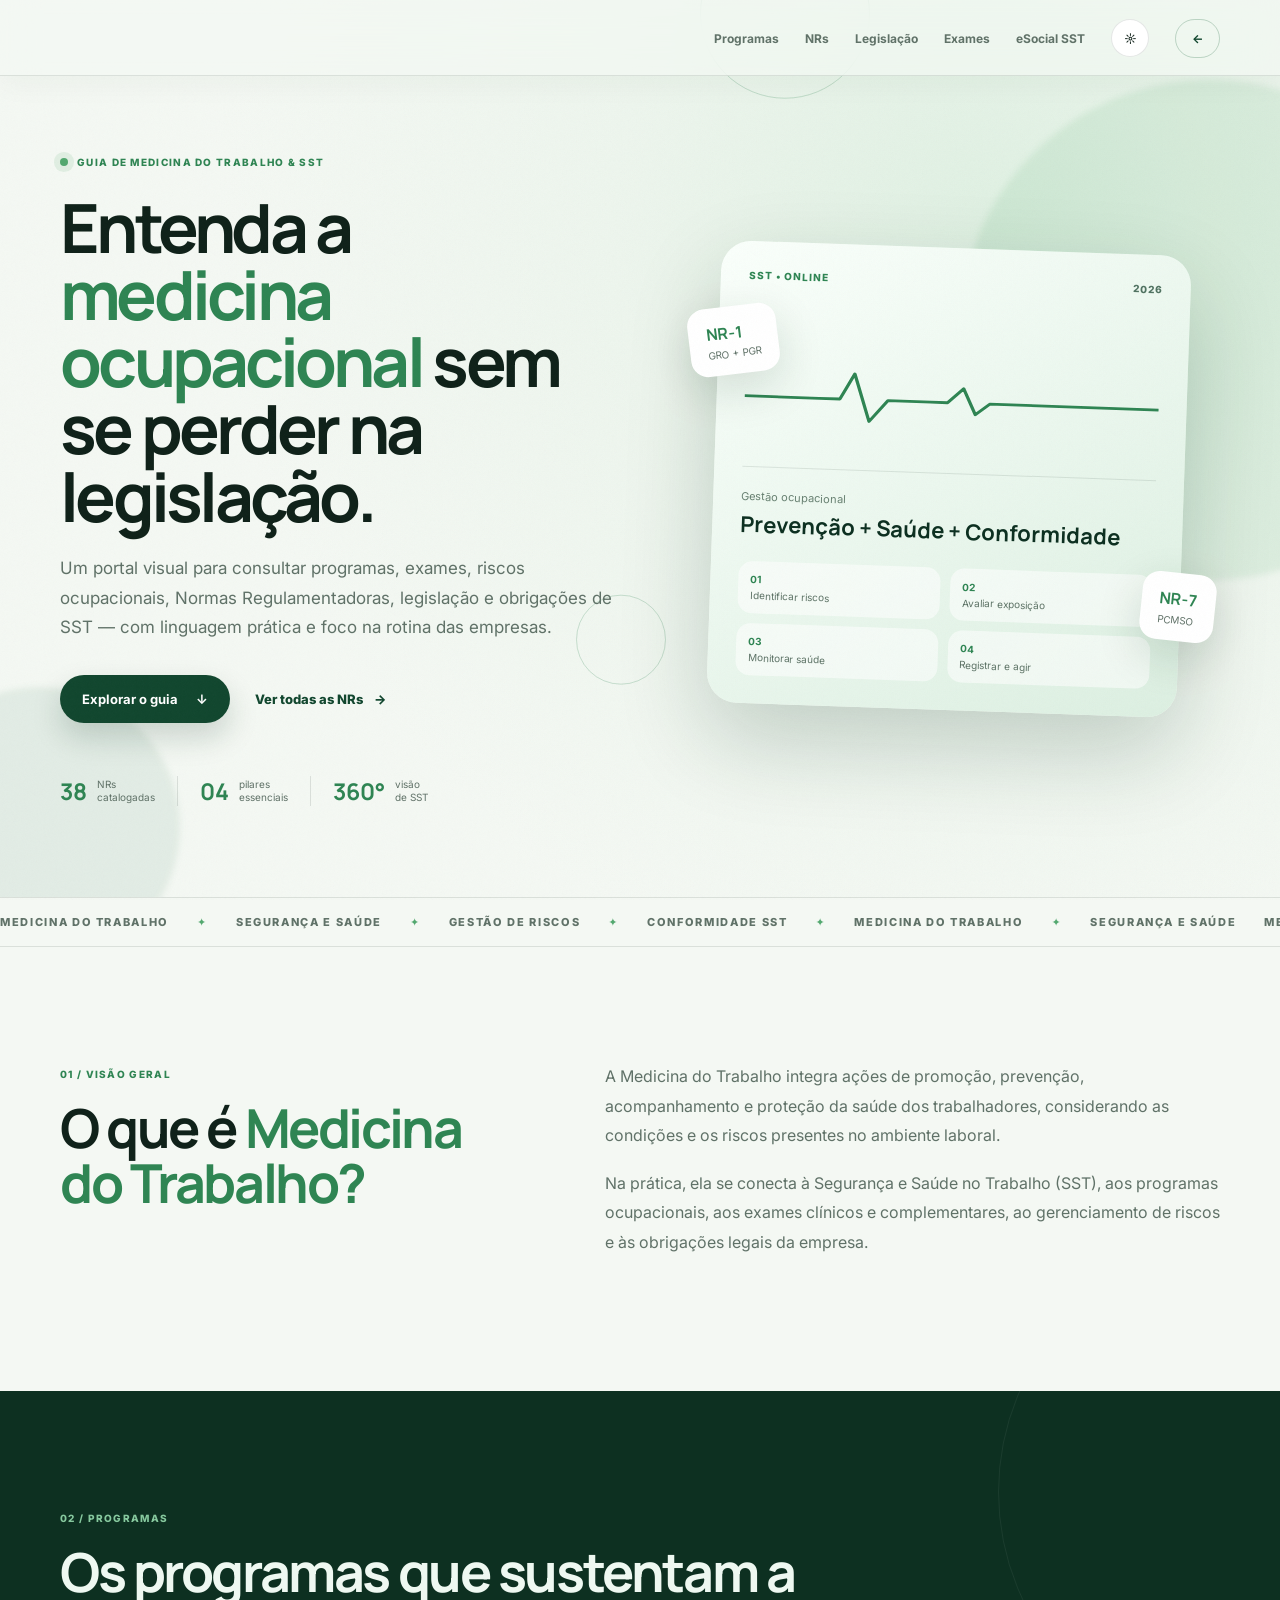
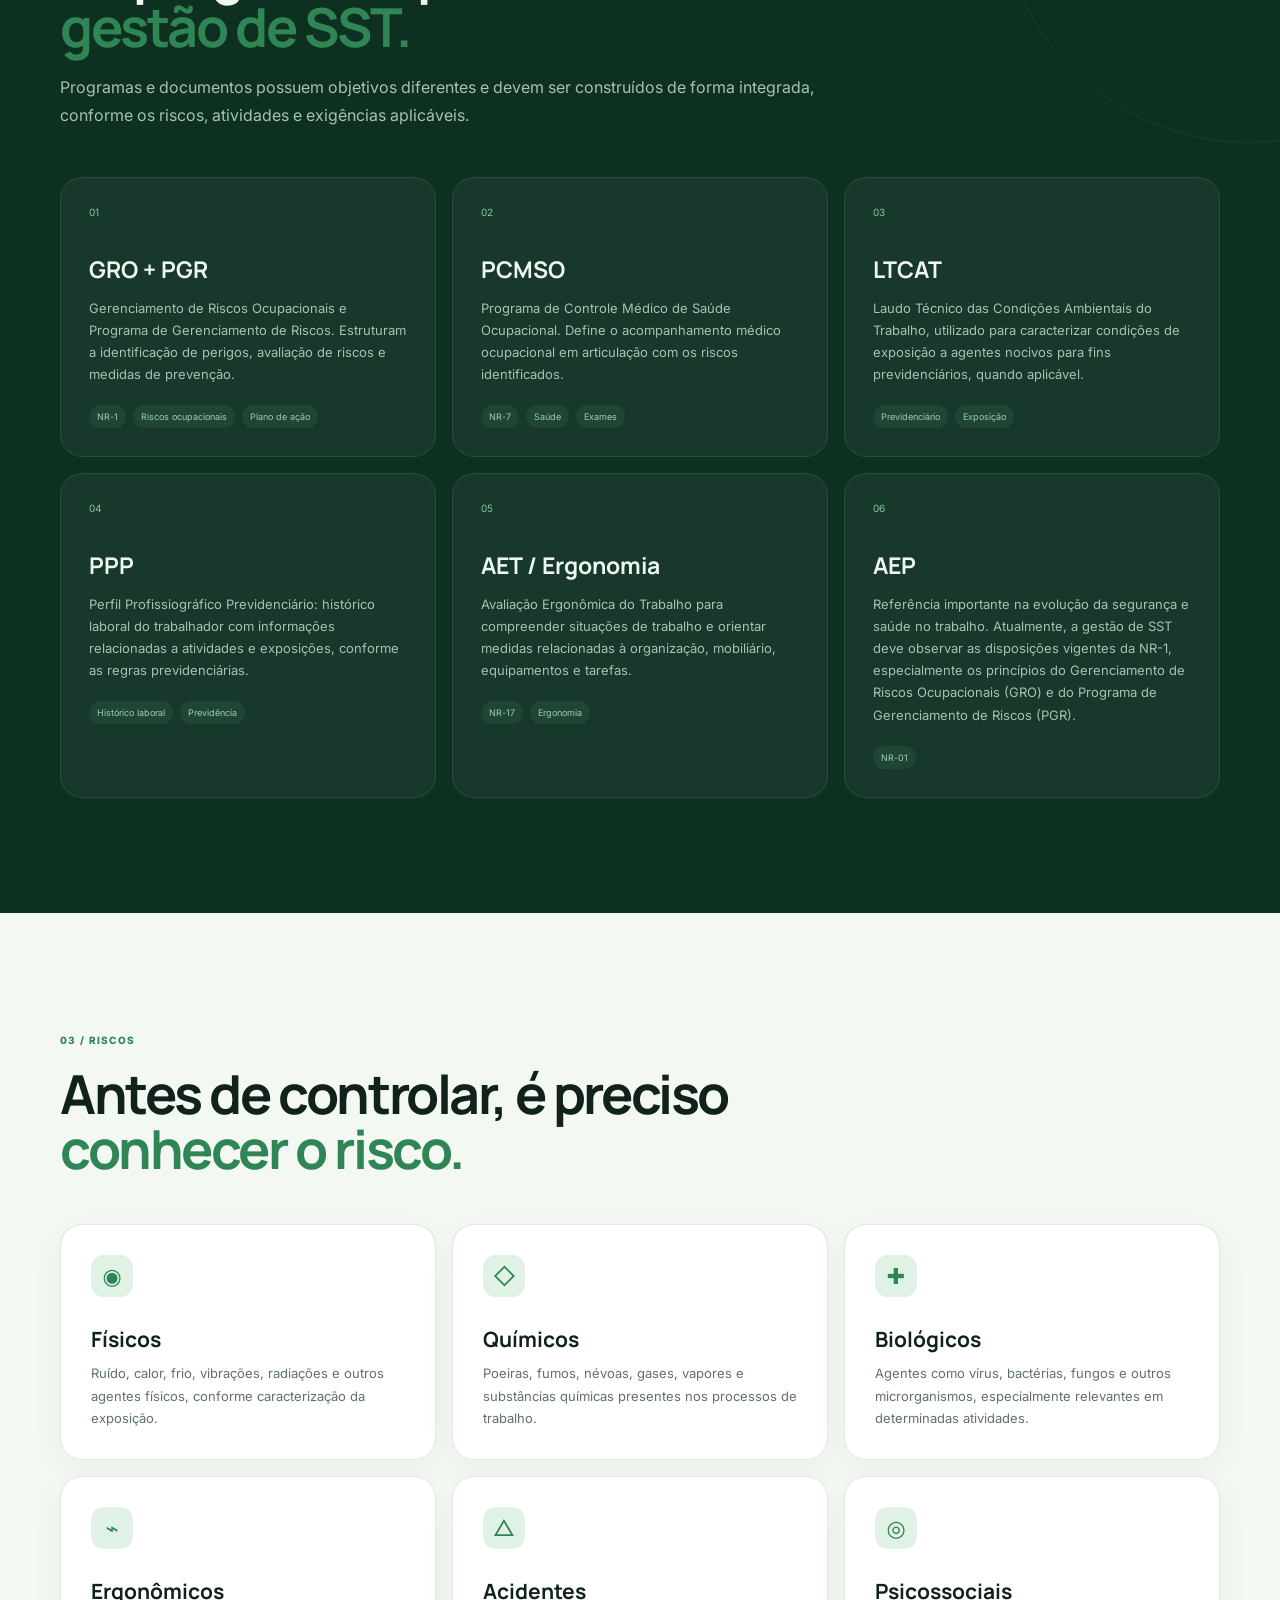
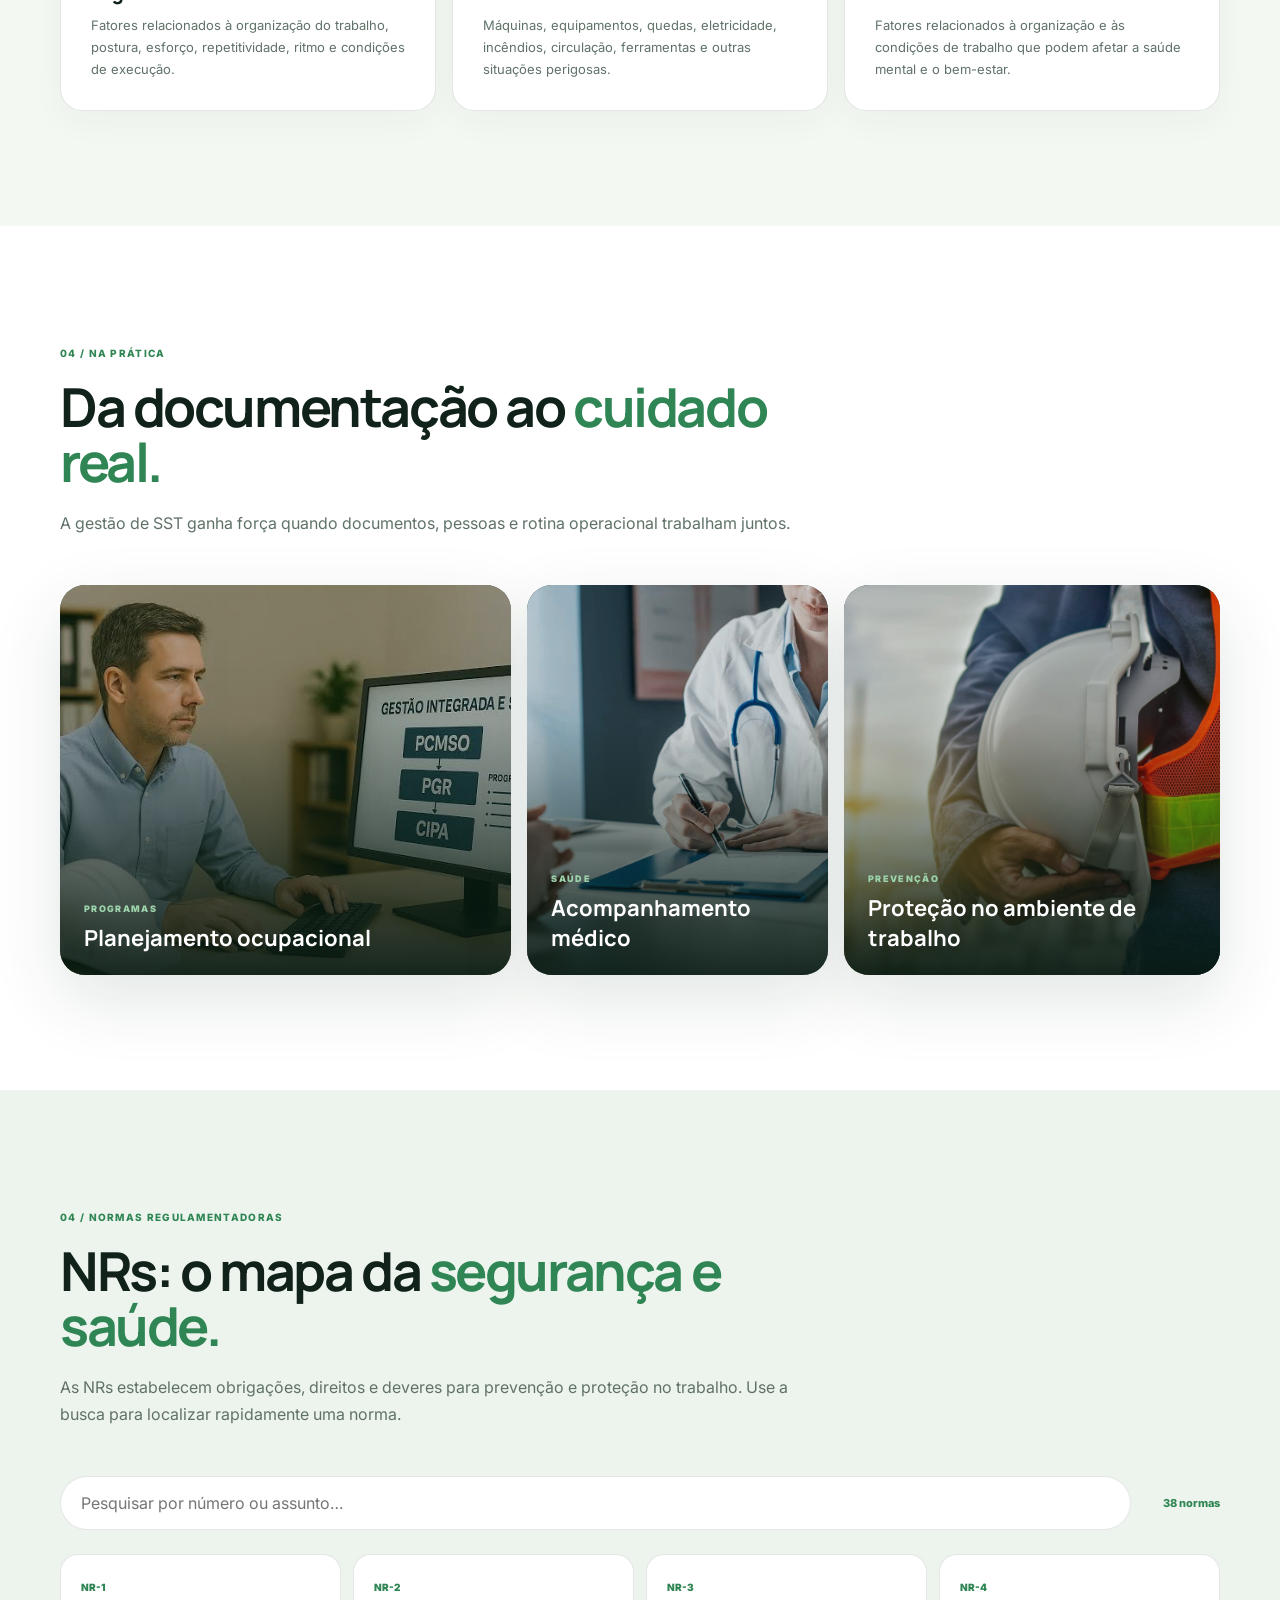
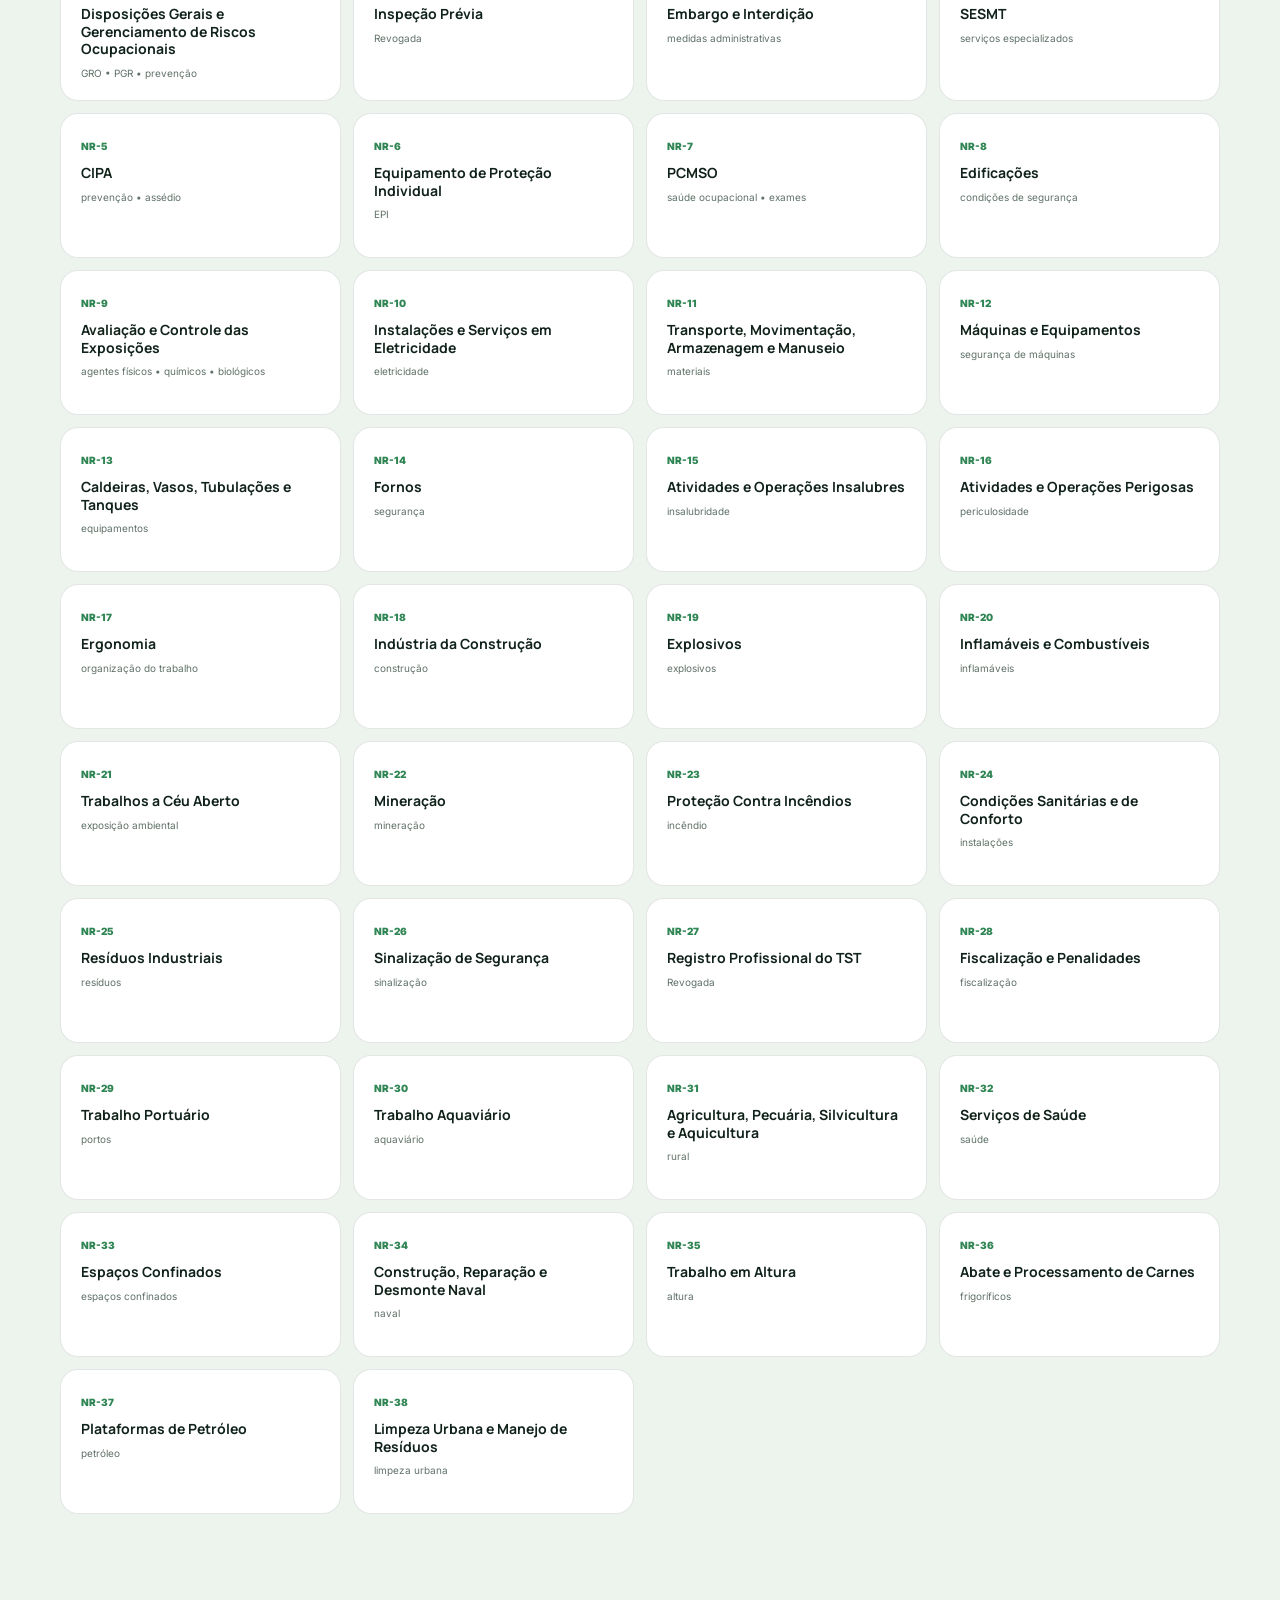
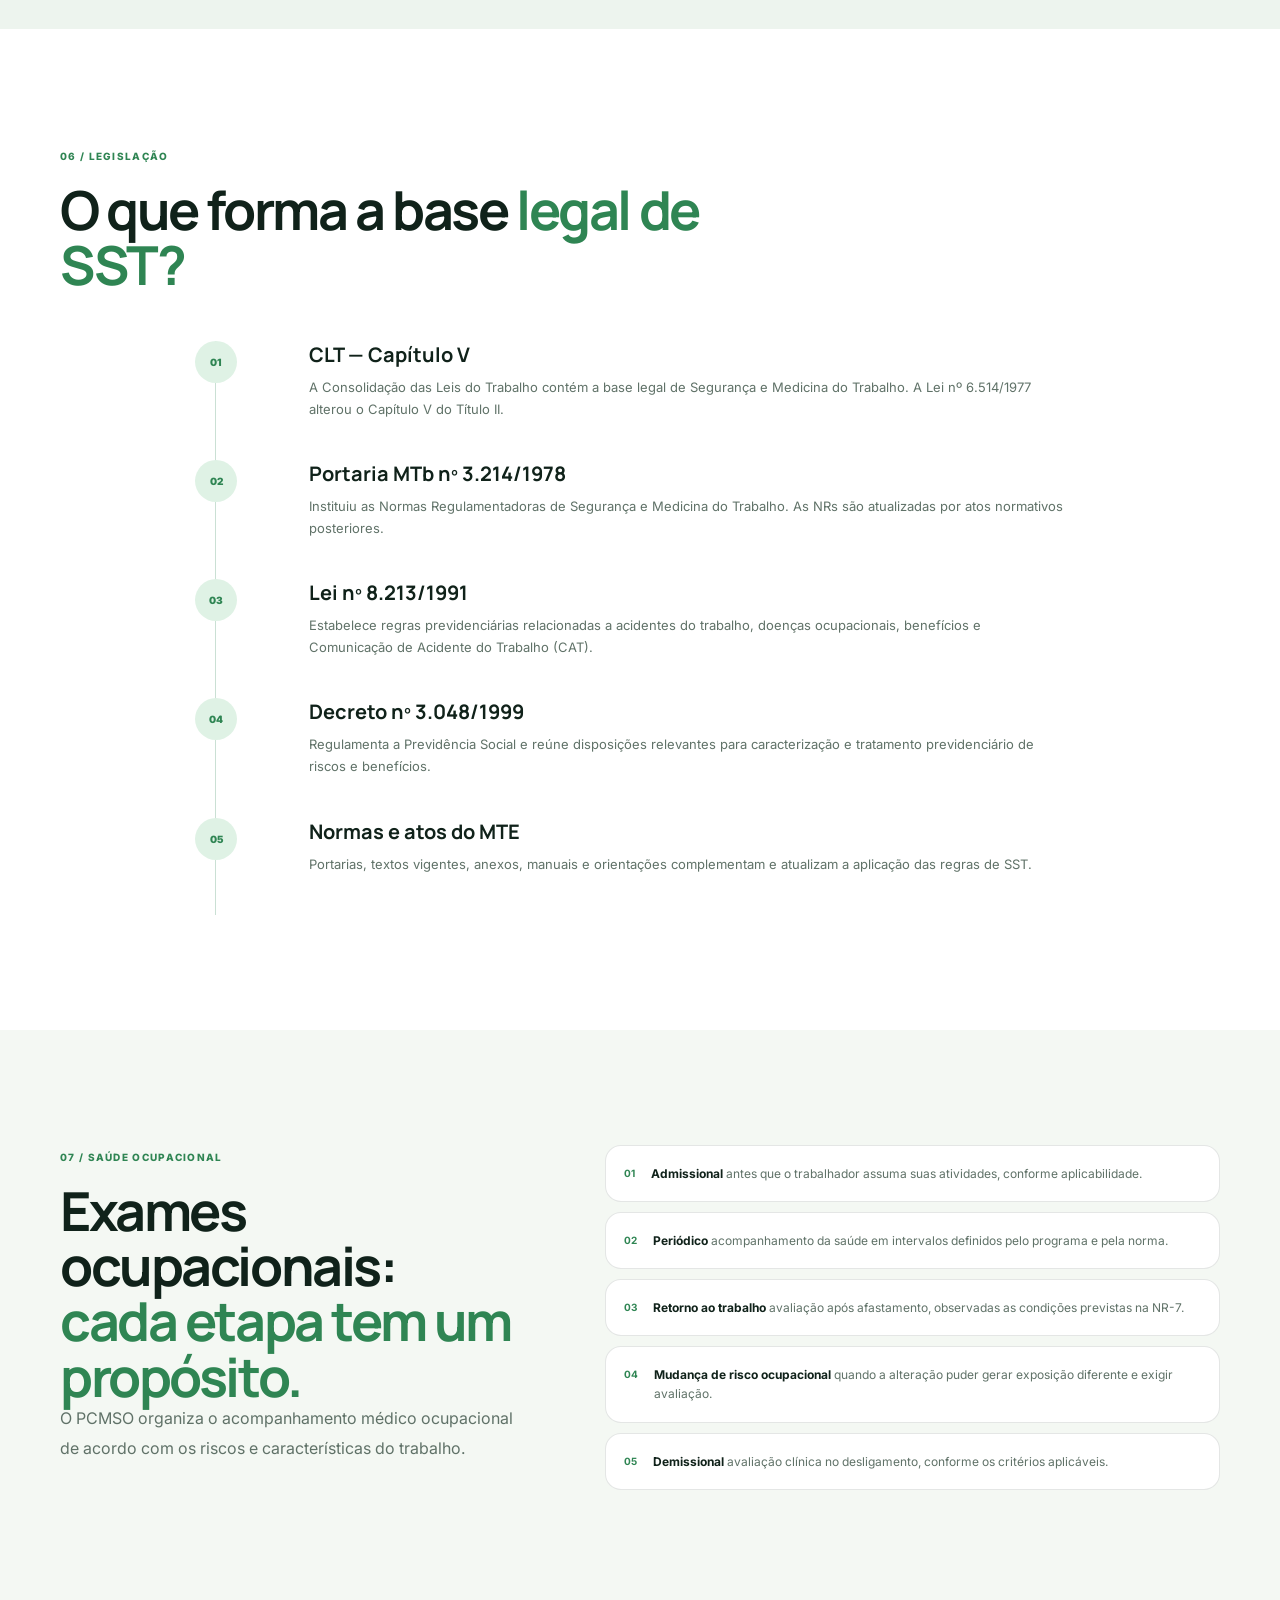
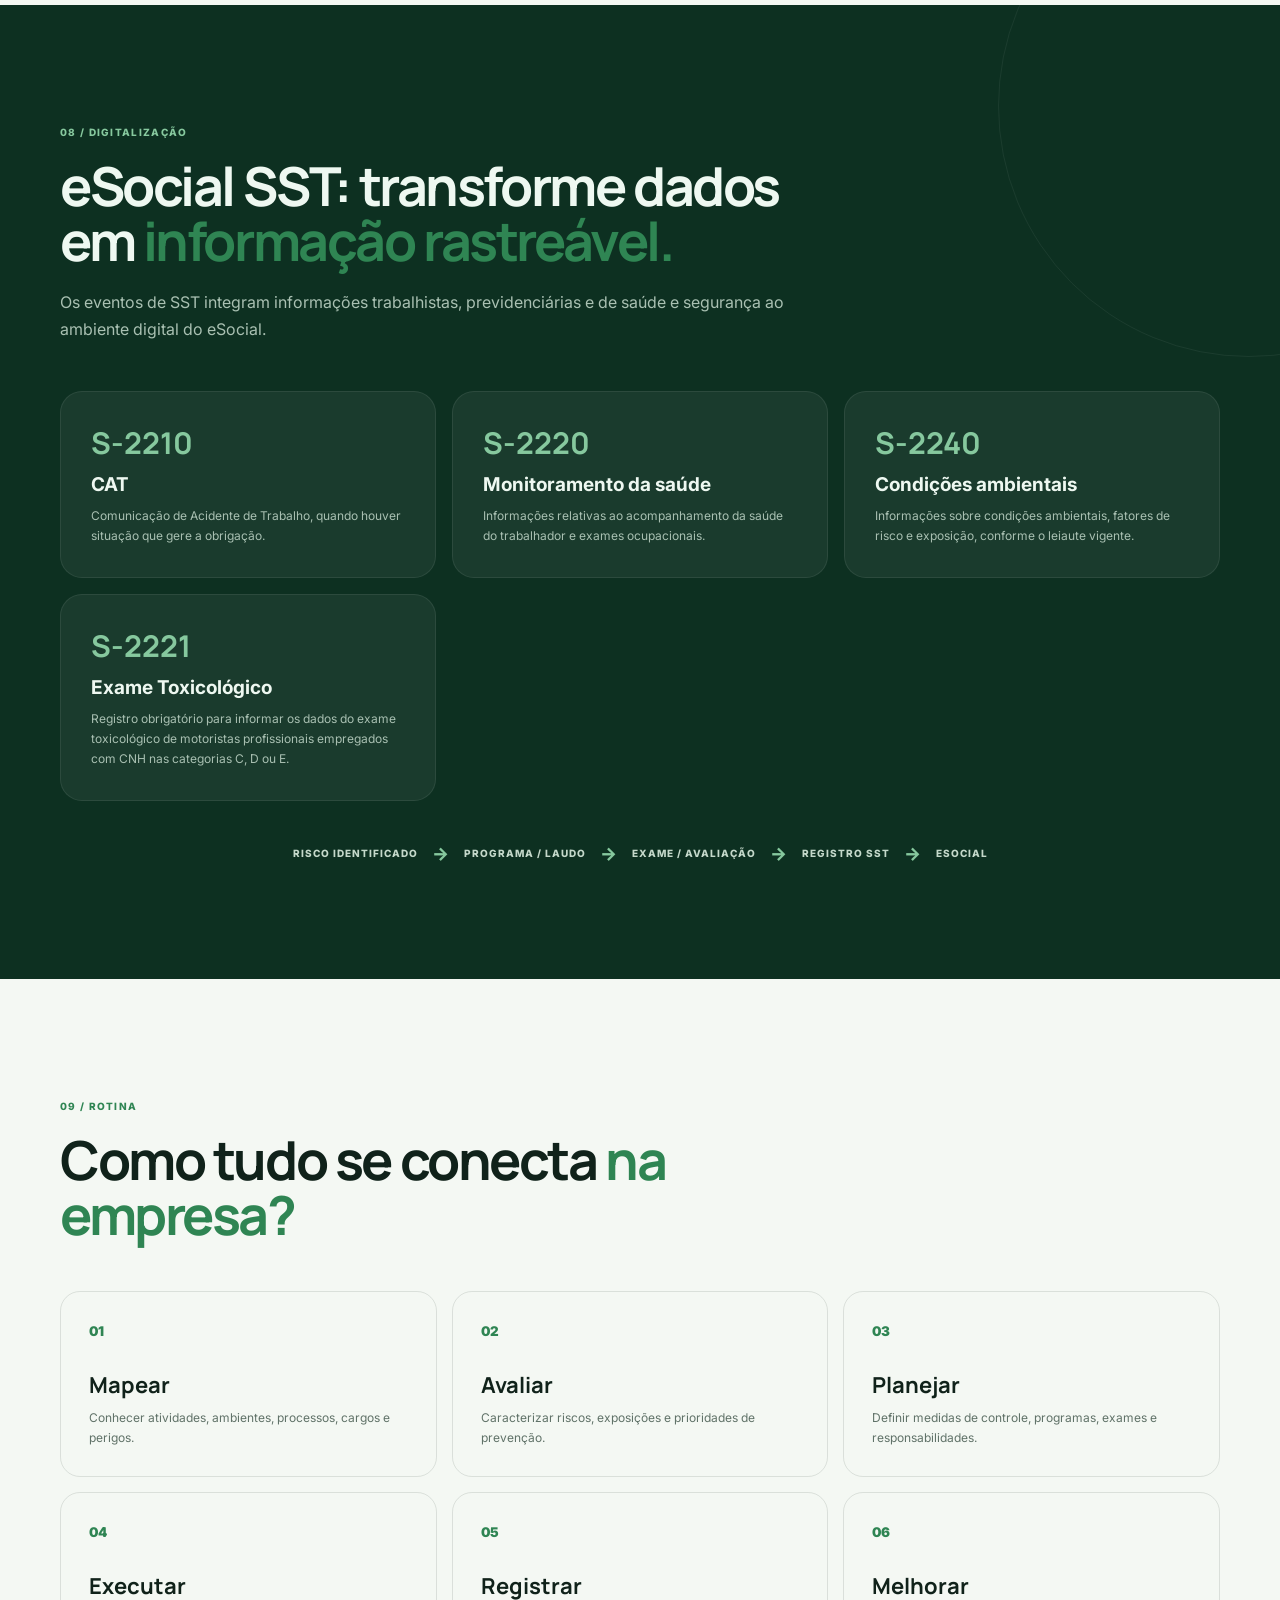
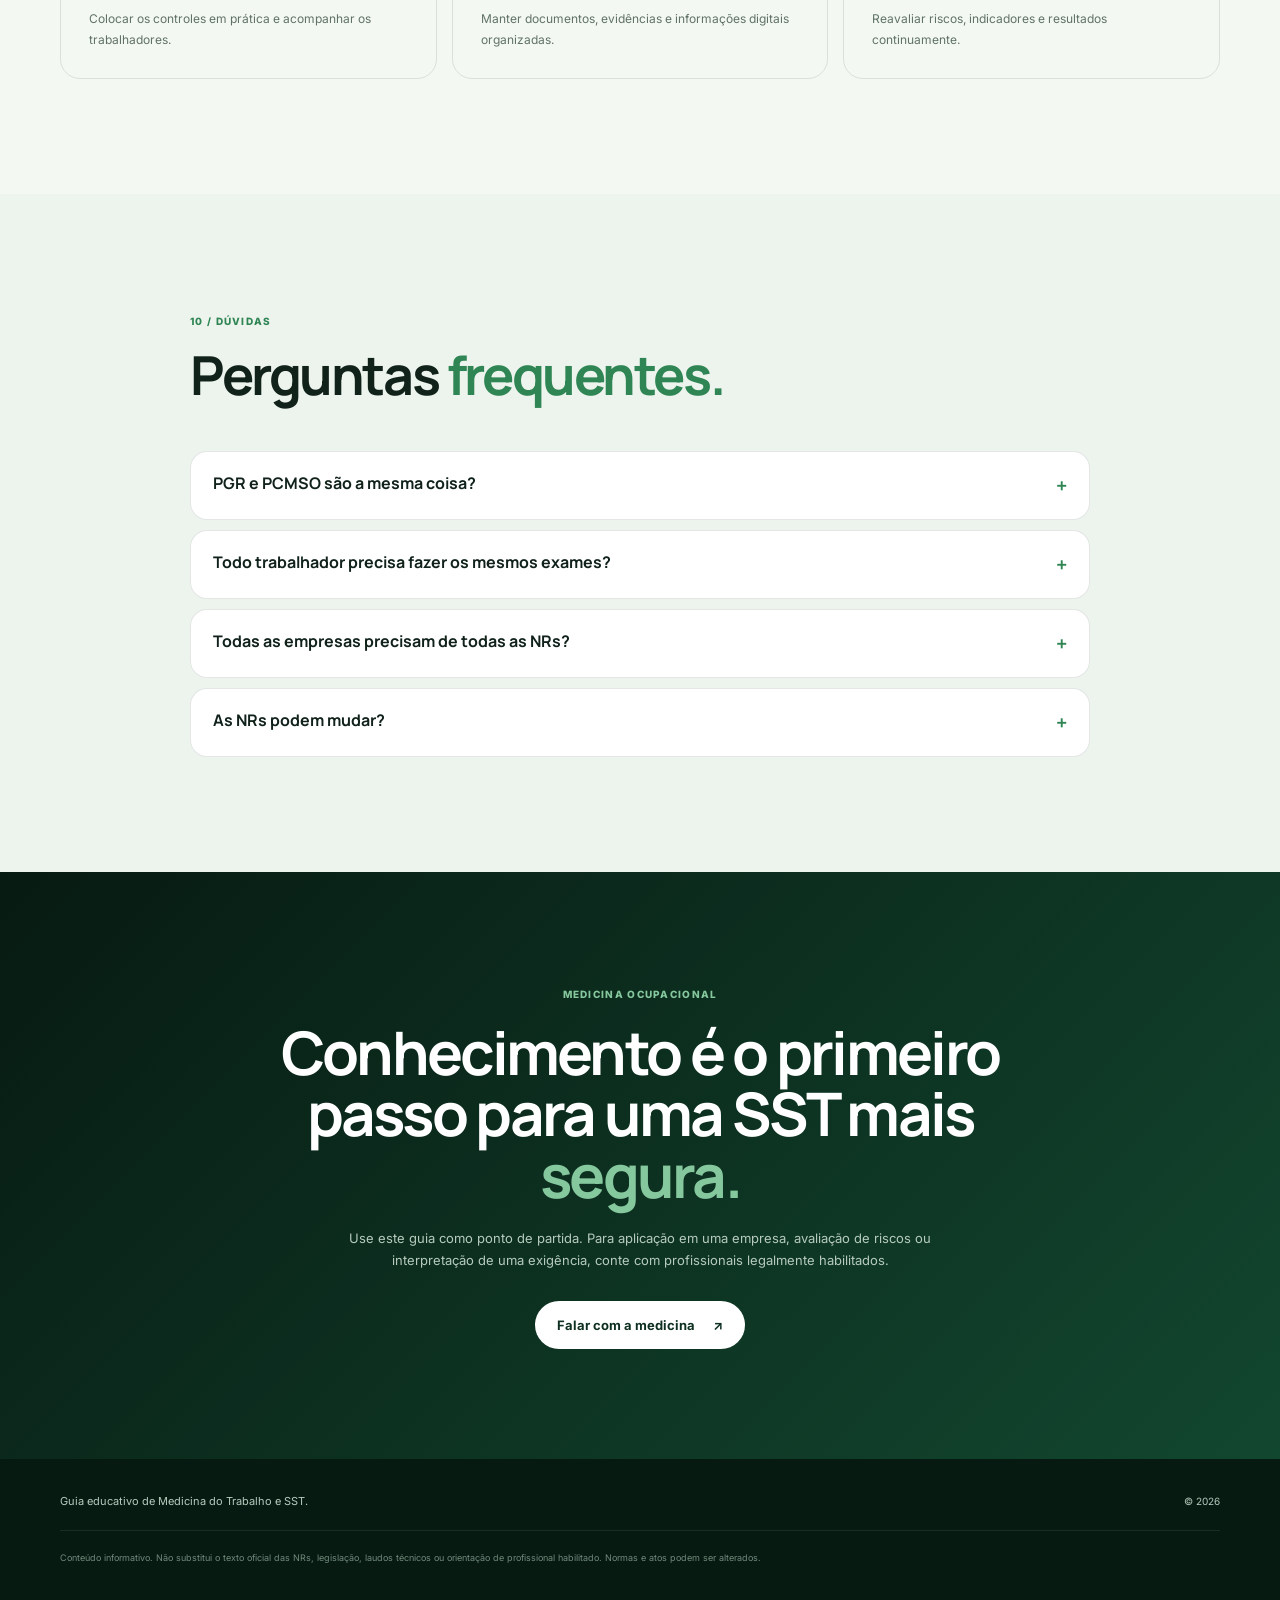
<file: Medicina/guia-sst.html>
<!DOCTYPE html>
<html lang="pt-BR">

<head>
  <meta charset="UTF-8">
  <meta name="viewport" content="width=device-width, initial-scale=1.0">
  <meta name="description"
    content="Guia de Medicina do Trabalho, SST, NRs, programas, exames, legislação e eSocial.">
  <meta name="theme-color" content="#0d3021">
  <title>Guia de Medicina do Trabalho & SST</title>
  <link rel="preconnect" href="https://fonts.googleapis.com">
  <link rel="preconnect" href="https://fonts.gstatic.com" crossorigin>
  <link
    href="https://fonts.googleapis.com/css2?family=Inter:wght@400;500;600;700;800&family=Manrope:wght@500;600;700;800&display=swap"
    rel="stylesheet">
  <link rel="stylesheet" href="guia-sst.css">
</head>

<body>
  <div class="noise"></div>

  <header class="header" id="inicio">
    <div class="container nav-wrap">
      <a class="brand" href="#inicio">
      <button class="menu-toggle" aria-label="Abrir menu"
        aria-expanded="false"><span></span><span></span><span></span></button>
      <nav class="nav">
        <a href="#programas">Programas</a>
        <a href="#nrs">NRs</a>
        <a href="#legislacao">Legislação</a>
        <a href="#exames">Exames</a>
        <a href="#esocial">eSocial SST</a>
        <button class="theme-toggle" id="themeToggle" aria-label="Alternar tema">☼</button>
        <a class="nav-cta" href="index.html">← </a>
      </nav>
    </div>
  </header>

  <main>
    <section class="hero">
      <div class="hero-glow glow-one"></div>
      <div class="hero-glow glow-two"></div>
      <div class="parallax-orb orb-one" data-speed="0.15"></div>
      <div class="parallax-orb orb-two" data-speed="-0.1"></div>
      <div class="container hero-grid">
        <div class="hero-copy reveal">
          <div class="eyebrow"><span class="pulse"></span>Guia de Medicina do Trabalho & SST</div>
          <h1>Entenda a <em>medicina ocupacional</em> sem se perder na legislação.</h1>
          <p class="hero-text">Um portal visual para consultar programas, exames, riscos ocupacionais, Normas
            Regulamentadoras, legislação e obrigações de SST — com linguagem prática e foco na rotina das empresas.</p>
          <div class="hero-actions">
            <a class="btn btn-primary" href="#programas">Explorar o guia <span>↓</span></a>
            <a class="text-link" href="#nrs">Ver todas as NRs <span>→</span></a>
          </div>
          <div class="hero-proof">
            <div><strong>38</strong><span>NRs<br>catalogadas</span></div><i></i>
            <div><strong>04</strong><span>pilares<br>essenciais</span></div><i></i>
            <div><strong>360°</strong><span>visão<br>de SST</span></div>
          </div>
        </div>
        <div class="hero-visual reveal">
          <div class="medical-card main-card">
            <div class="card-top"><span class="status">SST • ONLINE</span><span>2026</span></div>
            <div class="heartbeat"><svg viewBox="0 0 500 130" preserveAspectRatio="none">
                <path d="M0 72 H90 L115 72 L132 35 L151 103 L173 72 H225 L245 72 L264 51 L279 88 L296 72 H500" />
              </svg></div>
            <div class="metric"><span>Gestão ocupacional</span><strong>Prevenção + Saúde + Conformidade</strong></div>
            <div class="mini-grid">
              <div><b>01</b><span>Identificar riscos</span></div>
              <div><b>02</b><span>Avaliar exposição</span></div>
              <div><b>03</b><span>Monitorar saúde</span></div>
              <div><b>04</b><span>Registrar e agir</span></div>
            </div>
          </div>
          <div class="floating-card fc-one"><b>NR-1</b><span>GRO + PGR</span></div>
          <div class="floating-card fc-two"><b>NR-7</b><span>PCMSO</span></div>
        </div>
      </div>
    </section>

    <section class="ticker">
      <div class="ticker-track"><span>MEDICINA DO TRABALHO</span><b>✦</b><span>SEGURANÇA E
          SAÚDE</span><b>✦</b><span>GESTÃO DE RISCOS</span><b>✦</b><span>CONFORMIDADE SST</span><b>✦</b><span>MEDICINA
          DO TRABALHO</span><b>✦</b><span>SEGURANÇA E SAÚDE</span><span>MEDICINA DO TRABALHO</span><b>✦</b><span>SEGURANÇA E
          SAÚDE</span><b>✦</b><span>GESTÃO DE RISCOS</span><b>✦</b><span>CONFORMIDADE SST</span><b>✦</b><span>MEDICINA
          DO TRABALHO</span><b>✦</b><span>SEGURANÇA E SAÚDE</span><span>MEDICINA DO TRABALHO</span><b>✦</b><span>SEGURANÇA E
          SAÚDE</span><b>✦</b><span>GESTÃO DE RISCOS</span><b>✦</b><span>CONFORMIDADE SST</span><b>✦</b><span>MEDICINA
          DO TRABALHO</span><b>✦</b><span>SEGURANÇA E SAÚDE</span></div>
    </section>
    

    <section class="section intro" id="sobre">
      <div class="container split reveal">
        <div><span class="section-tag">01 / visão geral</span>
          <h2>O que é <span>Medicina do Trabalho?</span></h2>
        </div>
        <div>
          <p>A Medicina do Trabalho integra ações de promoção, prevenção, acompanhamento e proteção da saúde dos
            trabalhadores, considerando as condições e os riscos presentes no ambiente laboral.</p>
          <p>Na prática, ela se conecta à Segurança e Saúde no Trabalho (SST), aos programas ocupacionais, aos exames
            clínicos e complementares, ao gerenciamento de riscos e às obrigações legais da empresa.</p>
        </div>
      </div>
    </section>

    <section class="section dark-section" id="programas">
      <div class="container">
        <div class="section-heading reveal"><span class="section-tag light">02 / programas</span>
          <h2>Os programas que sustentam a <span>gestão de SST.</span></h2>
          <p>Programas e documentos possuem objetivos diferentes e devem ser construídos de forma integrada, conforme os
            riscos, atividades e exigências aplicáveis.</p>
        </div>
        <div class="program-grid">
          <article class="program-card featured reveal">
            <div class="num">01</div>
            <h3>GRO + PGR</h3>
            <p>Gerenciamento de Riscos Ocupacionais e Programa de Gerenciamento de Riscos. Estruturam a identificação de
              perigos, avaliação de riscos e medidas de prevenção.</p>
            <div class="tags"><span>NR-1</span><span>Riscos ocupacionais</span><span>Plano de ação</span></div>
          </article>
          <article class="program-card reveal">
            <div class="num">02</div>
            <h3>PCMSO</h3>
            <p>Programa de Controle Médico de Saúde Ocupacional. Define o acompanhamento médico ocupacional em
              articulação com os riscos identificados.</p>
            <div class="tags"><span>NR-7</span><span>Saúde</span><span>Exames</span></div>
          </article>
          <article class="program-card reveal">
            <div class="num">03</div>
            <h3>LTCAT</h3>
            <p>Laudo Técnico das Condições Ambientais do Trabalho, utilizado para caracterizar condições de exposição a
              agentes nocivos para fins previdenciários, quando aplicável.</p>
            <div class="tags"><span>Previdenciário</span><span>Exposição</span></div>
          </article>
          <article class="program-card reveal">
            <div class="num">04</div>
            <h3>PPP</h3>
            <p>Perfil Profissiográfico Previdenciário: histórico laboral do trabalhador com informações relacionadas a
              atividades e exposições, conforme as regras previdenciárias.</p>
            <div class="tags"><span>Histórico laboral</span><span>Previdência</span></div>
          </article>
          <article class="program-card reveal">
            <div class="num">05</div>
            <h3>AET / Ergonomia</h3>
            <p>Avaliação Ergonômica do Trabalho para compreender situações de trabalho e orientar medidas relacionadas à
              organização, mobiliário, equipamentos e tarefas.</p>
            <div class="tags"><span>NR-17</span><span>Ergonomia</span></div>
          </article>
          <article class="program-card reveal">
            <div class="num">06</div>
            <h3>AEP</h3>
            <p>Referência importante na evolução da segurança e saúde no trabalho. Atualmente, a
              gestão de SST deve observar as disposições vigentes da NR-1, especialmente os princípios do
              Gerenciamento de Riscos Ocupacionais (GRO) e do Programa de Gerenciamento de Riscos (PGR).</p>
            <div class="tags"><span>NR-01</span>
          </article>
        </div>
      </div>
    </section>

    <section class="section risk-section" id="riscos">
      <div class="container">
        <div class="section-heading reveal"><span class="section-tag">03 / riscos</span>
          <h2>Antes de controlar, é preciso <span>conhecer o risco.</span></h2>
        </div>
        <div class="risk-grid">
          <div class="risk-card reveal">
            <div class="risk-icon">◉</div>
            <h3>Físicos</h3>
            <p>Ruído, calor, frio, vibrações, radiações e outros agentes físicos, conforme caracterização da exposição.
            </p>
          </div>
          <div class="risk-card reveal">
            <div class="risk-icon">◇</div>
            <h3>Químicos</h3>
            <p>Poeiras, fumos, névoas, gases, vapores e substâncias químicas presentes nos processos de trabalho.</p>
          </div>
          <div class="risk-card reveal">
            <div class="risk-icon">✚</div>
            <h3>Biológicos</h3>
            <p>Agentes como vírus, bactérias, fungos e outros microrganismos, especialmente relevantes em determinadas
              atividades.</p>
          </div>
          <div class="risk-card reveal">
            <div class="risk-icon">⌁</div>
            <h3>Ergonômicos</h3>
            <p>Fatores relacionados à organização do trabalho, postura, esforço, repetitividade, ritmo e condições de
              execução.</p>
          </div>
          <div class="risk-card reveal">
            <div class="risk-icon">△</div>
            <h3>Acidentes</h3>
            <p>Máquinas, equipamentos, quedas, eletricidade, incêndios, circulação, ferramentas e outras situações
              perigosas.</p>
          </div>
          <div class="risk-card reveal">
            <div class="risk-icon">◎</div>
            <h3>Psicossociais</h3>
            <p>Fatores relacionados à organização e às condições de trabalho que podem afetar a saúde mental e o
              bem-estar.</p>
          </div>
        </div>
      </div>
    </section>

    <section class="section visual-section">
      <div class="container">
        <div class="section-heading reveal"><span class="section-tag">04 / na prática</span>
          <h2>Da documentação ao <span>cuidado real.</span></h2>
          <p>A gestão de SST ganha força quando documentos, pessoas e rotina operacional trabalham juntos.</p>
        </div>
        <div class="visual-grid">
          <article class="visual-card reveal"><img src="assets/programas-sst-img.png"
              alt="Programas de segurança e saúde no trabalho">
            <div><small>PROGRAMAS</small>
              <h3>Planejamento ocupacional</h3>
            </div>
          </article>
          <article class="visual-card tall reveal"><img src="assets/exames-img.png" alt="Exames ocupacionais">
            <div><small>SAÚDE</small>
              <h3>Acompanhamento médico</h3>
            </div>
          </article>
          <article class="visual-card reveal"><img src="assets/epi-img.png" alt="Equipamentos de proteção individual">
            <div><small>PREVENÇÃO</small>
              <h3>Proteção no ambiente de trabalho</h3>
            </div>
          </article>
        </div>
      </div>
    </section>

    <section class="section nr-section" id="nrs">
      <div class="container">
        <div class="section-heading reveal"><span class="section-tag">04 / normas regulamentadoras</span>
          <h2>NRs: o mapa da <span>segurança e saúde.</span></h2>
          <p>As NRs estabelecem obrigações, direitos e deveres para prevenção e proteção no trabalho. Use a busca para
            localizar rapidamente uma norma.</p>
        </div>
        <div class="nr-toolbar"><input id="nrSearch" type="search" placeholder="Pesquisar por número ou assunto…">
          <div class="nr-count" id="nrCount">38 normas</div>
        </div>
        <div class="nr-grid" id="nrGrid"></div>
      </div>
    </section>

    <section class="section legislation" id="legislacao">
      <div class="container">
        <div class="section-heading reveal"><span class="section-tag">06 / legislação</span>
          <h2>O que forma a base <span>legal de SST?</span></h2>
        </div>
        <div class="law-timeline">
          <article class="law reveal"><span>01</span>
            <div>
              <h3>CLT — Capítulo V</h3>
              <p>A Consolidação das Leis do Trabalho contém a base legal de Segurança e Medicina do Trabalho. A Lei nº
                6.514/1977 alterou o Capítulo V do Título II.</p>
            </div>
          </article>
          <article class="law reveal"><span>02</span>
            <div>
              <h3>Portaria MTb nº 3.214/1978</h3>
              <p>Instituiu as Normas Regulamentadoras de Segurança e Medicina do Trabalho. As NRs são atualizadas por
                atos normativos posteriores.</p>
            </div>
          </article>
          <article class="law reveal"><span>03</span>
            <div>
              <h3>Lei nº 8.213/1991</h3>
              <p>Estabelece regras previdenciárias relacionadas a acidentes do trabalho, doenças ocupacionais,
                benefícios e Comunicação de Acidente do Trabalho (CAT).</p>
            </div>
          </article>
          <article class="law reveal"><span>04</span>
            <div>
              <h3>Decreto nº 3.048/1999</h3>
              <p>Regulamenta a Previdência Social e reúne disposições relevantes para caracterização e tratamento
                previdenciário de riscos e benefícios.</p>
            </div>
          </article>
          <article class="law reveal"><span>05</span>
            <div>
              <h3>Normas e atos do MTE</h3>
              <p>Portarias, textos vigentes, anexos, manuais e orientações complementam e atualizam a aplicação das
                regras de SST.</p>
            </div>
          </article>
        </div>
      </div>
    </section>

    <section class="section exams" id="exames">
      <div class="container split reveal">
        <div><span class="section-tag">07 / saúde ocupacional</span>
          <h2>Exames ocupacionais: <span>cada etapa tem um propósito.</span></h2>
          <p>O PCMSO organiza o acompanhamento médico ocupacional de acordo com os riscos e características do trabalho.
          </p>
        </div>
        <div class="exam-list">
          <div><b>01</b><span><strong>Admissional</strong> antes que o trabalhador assuma suas atividades, conforme
              aplicabilidade.</span></div>
          <div><b>02</b><span><strong>Periódico</strong> acompanhamento da saúde em intervalos definidos pelo programa e
              pela norma.</span></div>
          <div><b>03</b><span><strong>Retorno ao trabalho</strong> avaliação após afastamento, observadas as condições
              previstas na NR-7.</span></div>
          <div><b>04</b><span><strong>Mudança de risco ocupacional</strong> quando a alteração puder gerar exposição
              diferente e exigir avaliação.</span></div>
          <div><b>05</b><span><strong>Demissional</strong> avaliação clínica no desligamento, conforme os critérios
              aplicáveis.</span></div>
        </div>
      </div>
    </section>

    <section class="section dark-section esocial" id="esocial">
      <div class="container">
        <div class="section-heading reveal"><span class="section-tag light">08 / digitalização</span>
          <h2>eSocial SST: transforme dados em <span>informação rastreável.</span></h2>
          <p>Os eventos de SST integram informações trabalhistas, previdenciárias e de saúde e segurança ao ambiente
            digital do eSocial.</p>
        </div>
        <div class="esocial-grid">
          <div class="event-card reveal"><strong>S-2210</strong>
            <h3>CAT</h3>
            <p>Comunicação de Acidente de Trabalho, quando houver situação que gere a obrigação.</p>
          </div>
          <div class="event-card reveal"><strong>S-2220</strong>
            <h3>Monitoramento da saúde</h3>
            <p>Informações relativas ao acompanhamento da saúde do trabalhador e exames ocupacionais.</p>
          </div>
          <div class="event-card reveal"><strong>S-2240</strong>
            <h3>Condições ambientais</h3>
            <p>Informações sobre condições ambientais, fatores de risco e exposição, conforme o leiaute vigente.</p>
          </div>
          <div class="event-card reveal"><strong>S-2221</strong>
            <h3>Exame Toxicológico</h3>
            <p>Registro obrigatório para informar os dados do exame toxicológico de motoristas profissionais empregados
              com CNH nas categorias C, D ou E.</p>
          </div>
        </div>
        <div class="flow reveal"><span>Risco identificado</span><i>→</i><span>Programa / laudo</span><i>→</i><span>Exame
            / avaliação</span><i>→</i><span>Registro SST</span><i>→</i><span>eSocial</span></div>
      </div>
    </section>

    <section class="section practical">
      <div class="container">
        <div class="section-heading reveal"><span class="section-tag">09 / rotina</span>
          <h2>Como tudo se conecta <span>na empresa?</span></h2>
        </div>
        <div class="steps">
          <div class="step reveal"><small>01</small>
            <h3>Mapear</h3>
            <p>Conhecer atividades, ambientes, processos, cargos e perigos.</p>
          </div>
          <div class="step reveal"><small>02</small>
            <h3>Avaliar</h3>
            <p>Caracterizar riscos, exposições e prioridades de prevenção.</p>
          </div>
          <div class="step reveal"><small>03</small>
            <h3>Planejar</h3>
            <p>Definir medidas de controle, programas, exames e responsabilidades.</p>
          </div>
          <div class="step reveal"><small>04</small>
            <h3>Executar</h3>
            <p>Colocar os controles em prática e acompanhar os trabalhadores.</p>
          </div>
          <div class="step reveal"><small>05</small>
            <h3>Registrar</h3>
            <p>Manter documentos, evidências e informações digitais organizadas.</p>
          </div>
          <div class="step reveal"><small>06</small>
            <h3>Melhorar</h3>
            <p>Reavaliar riscos, indicadores e resultados continuamente.</p>
          </div>
        </div>
      </div>
    </section>

    <section class="section faq">
      <div class="container narrow">
        <div class="section-heading reveal"><span class="section-tag">10 / dúvidas</span>
          <h2>Perguntas <span>frequentes.</span></h2>
        </div>
        <div class="faq-list">
          <details class="reveal">
            <summary>PGR e PCMSO são a mesma coisa?</summary>
            <p>Não. O PGR está ligado ao gerenciamento de riscos ocupacionais; o PCMSO está voltado ao acompanhamento
              médico da saúde dos trabalhadores. Eles devem dialogar entre si.</p>
          </details>
          <details class="reveal">
            <summary>Todo trabalhador precisa fazer os mesmos exames?</summary>
            <p>Não. A definição depende do programa médico, dos riscos ocupacionais, da atividade e dos critérios da
              NR-7 e demais normas aplicáveis.</p>
          </details>
          <details class="reveal">
            <summary>Todas as empresas precisam de todas as NRs?</summary>
            <p>Não necessariamente. A aplicabilidade depende das atividades, instalações, processos, riscos e
              enquadramentos da organização.</p>
          </details>
          <details class="reveal">
            <summary>As NRs podem mudar?</summary>
            <p>Sim. Normas e atos regulamentares são revisados e atualizados. Consulte sempre a versão vigente nas
              fontes oficiais antes de tomar uma decisão de conformidade.</p>
          </details>
        </div>
      </div>
    </section>

    <section class="cta-section" id="contato">
      <div class="container cta-inner reveal">
        <span class="section-tag light">Medicina Ocupacional</span>
        <h2>Conhecimento é o primeiro passo para uma SST mais <em>segura.</em></h2>
        <p>Use este guia como ponto de partida. Para aplicação em uma empresa, avaliação de riscos ou interpretação de
          uma exigência, conte com profissionais legalmente habilitados.</p>
        <a class="btn btn-light" href="index.html#contato">Falar com a medicina<span>↗</span></a>
      </div>
    </section>
  </main>

  <footer>
    <div class="container footer-wrap">
      <p>Guia educativo de Medicina do Trabalho e SST.</p><span>© 2026</span>
    </div>
    <div class="container disclaimer">Conteúdo informativo. Não substitui o texto oficial das NRs, legislação, laudos
      técnicos ou orientação de profissional habilitado. Normas e atos podem ser alterados.</div>
  </footer>
  <script src="guia-sst.js"></script>
</body>

</html>
</file>
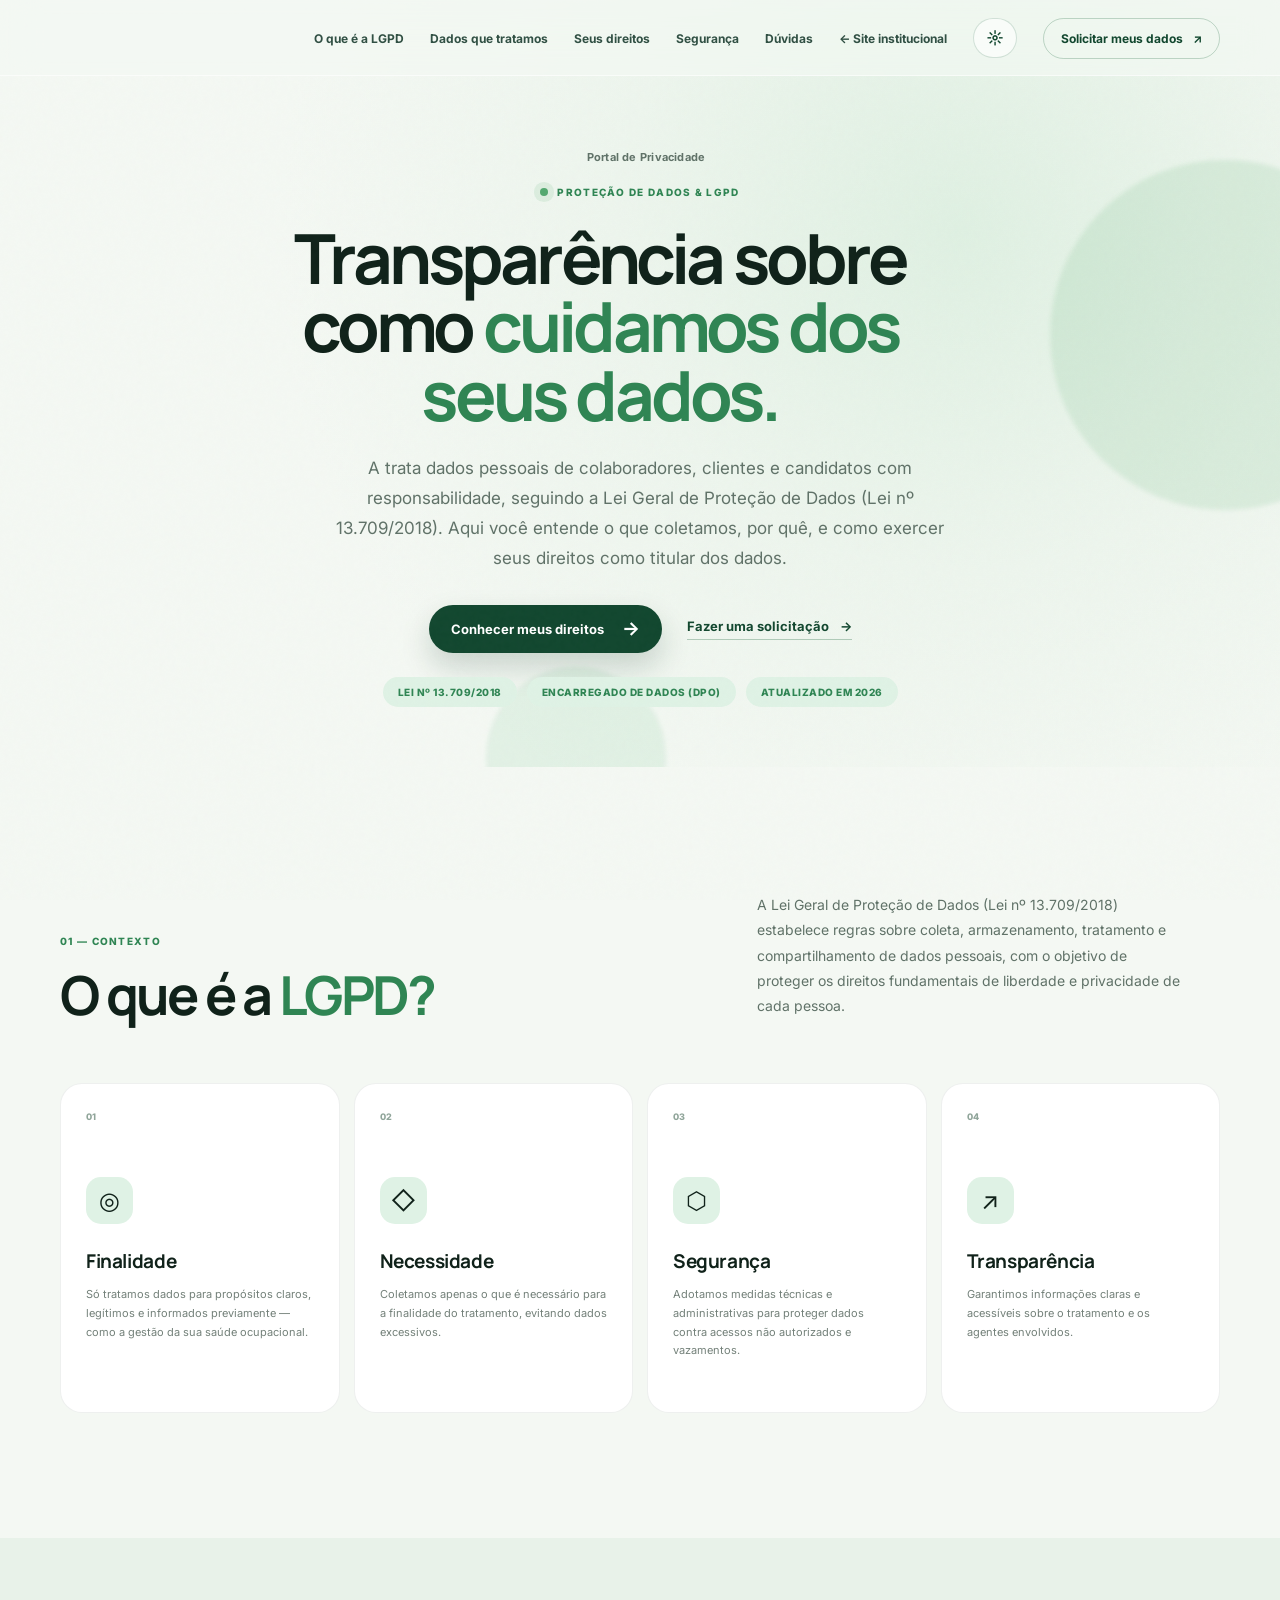
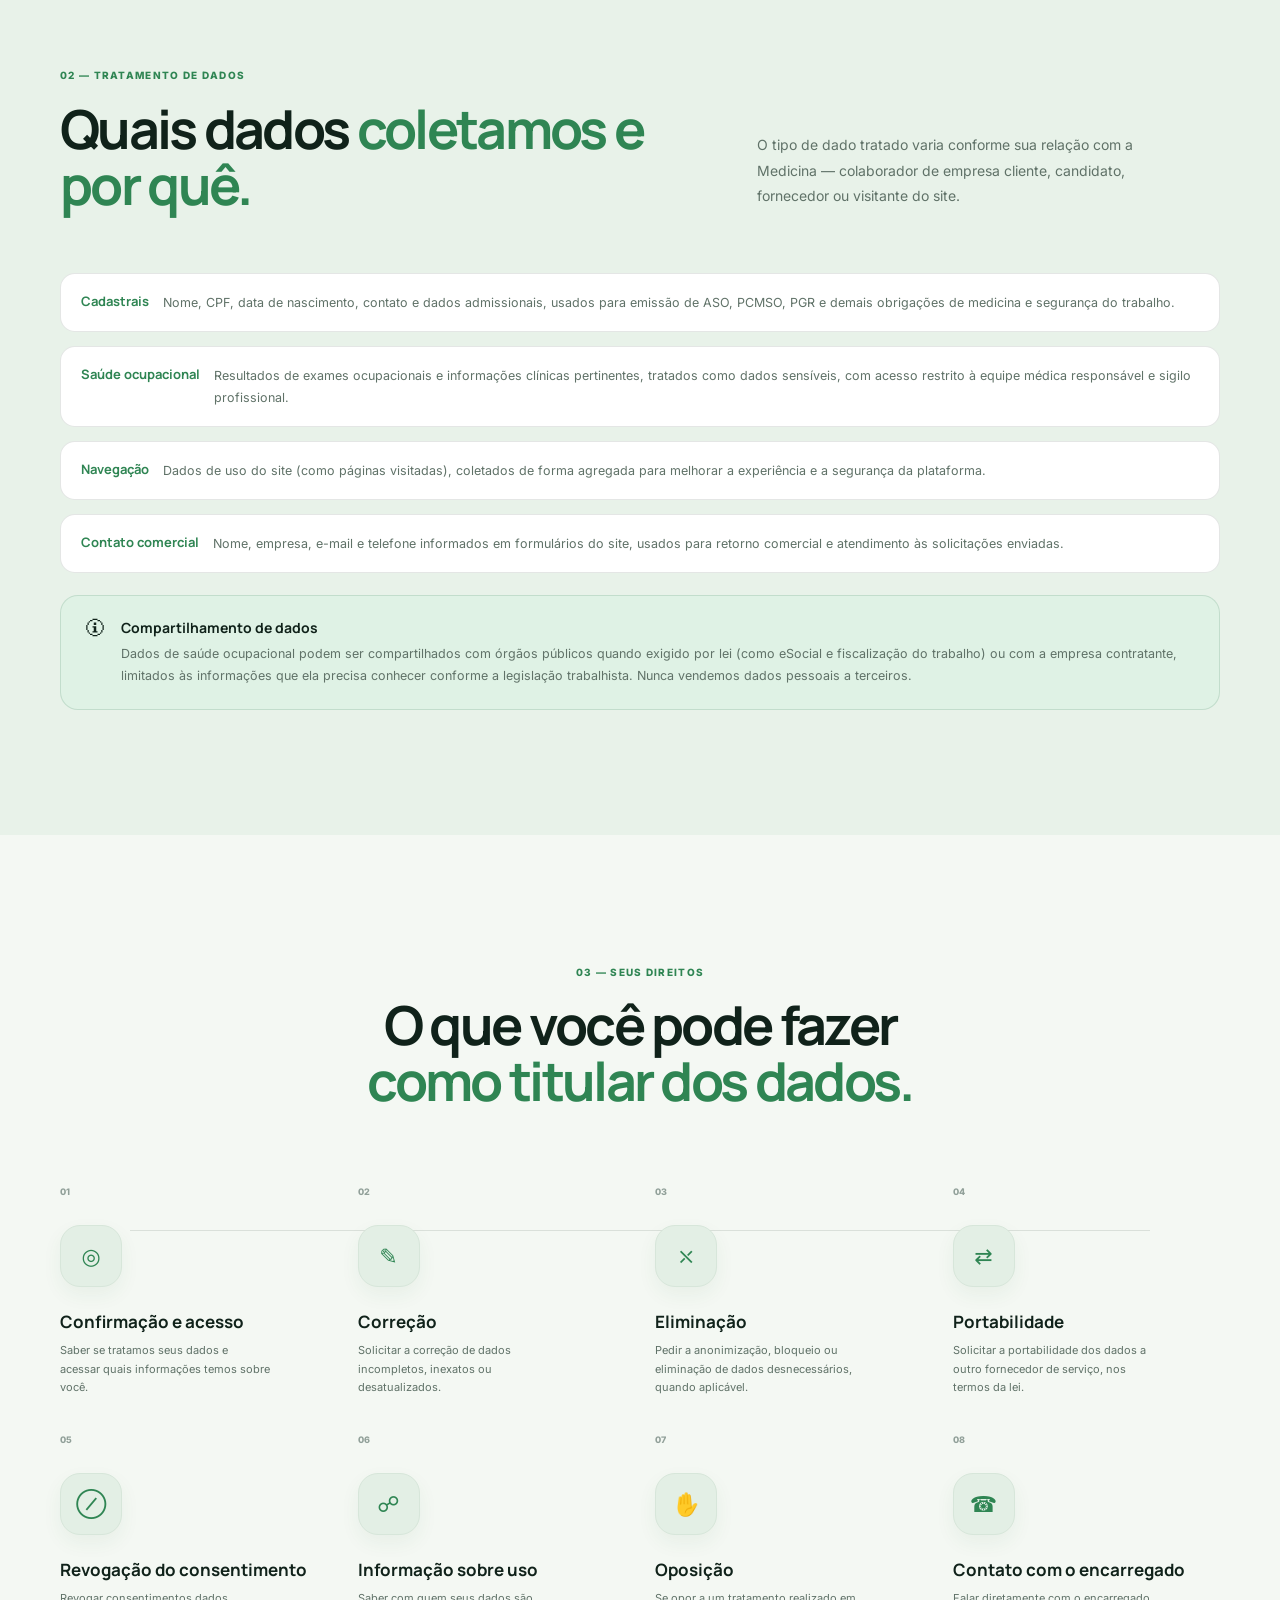
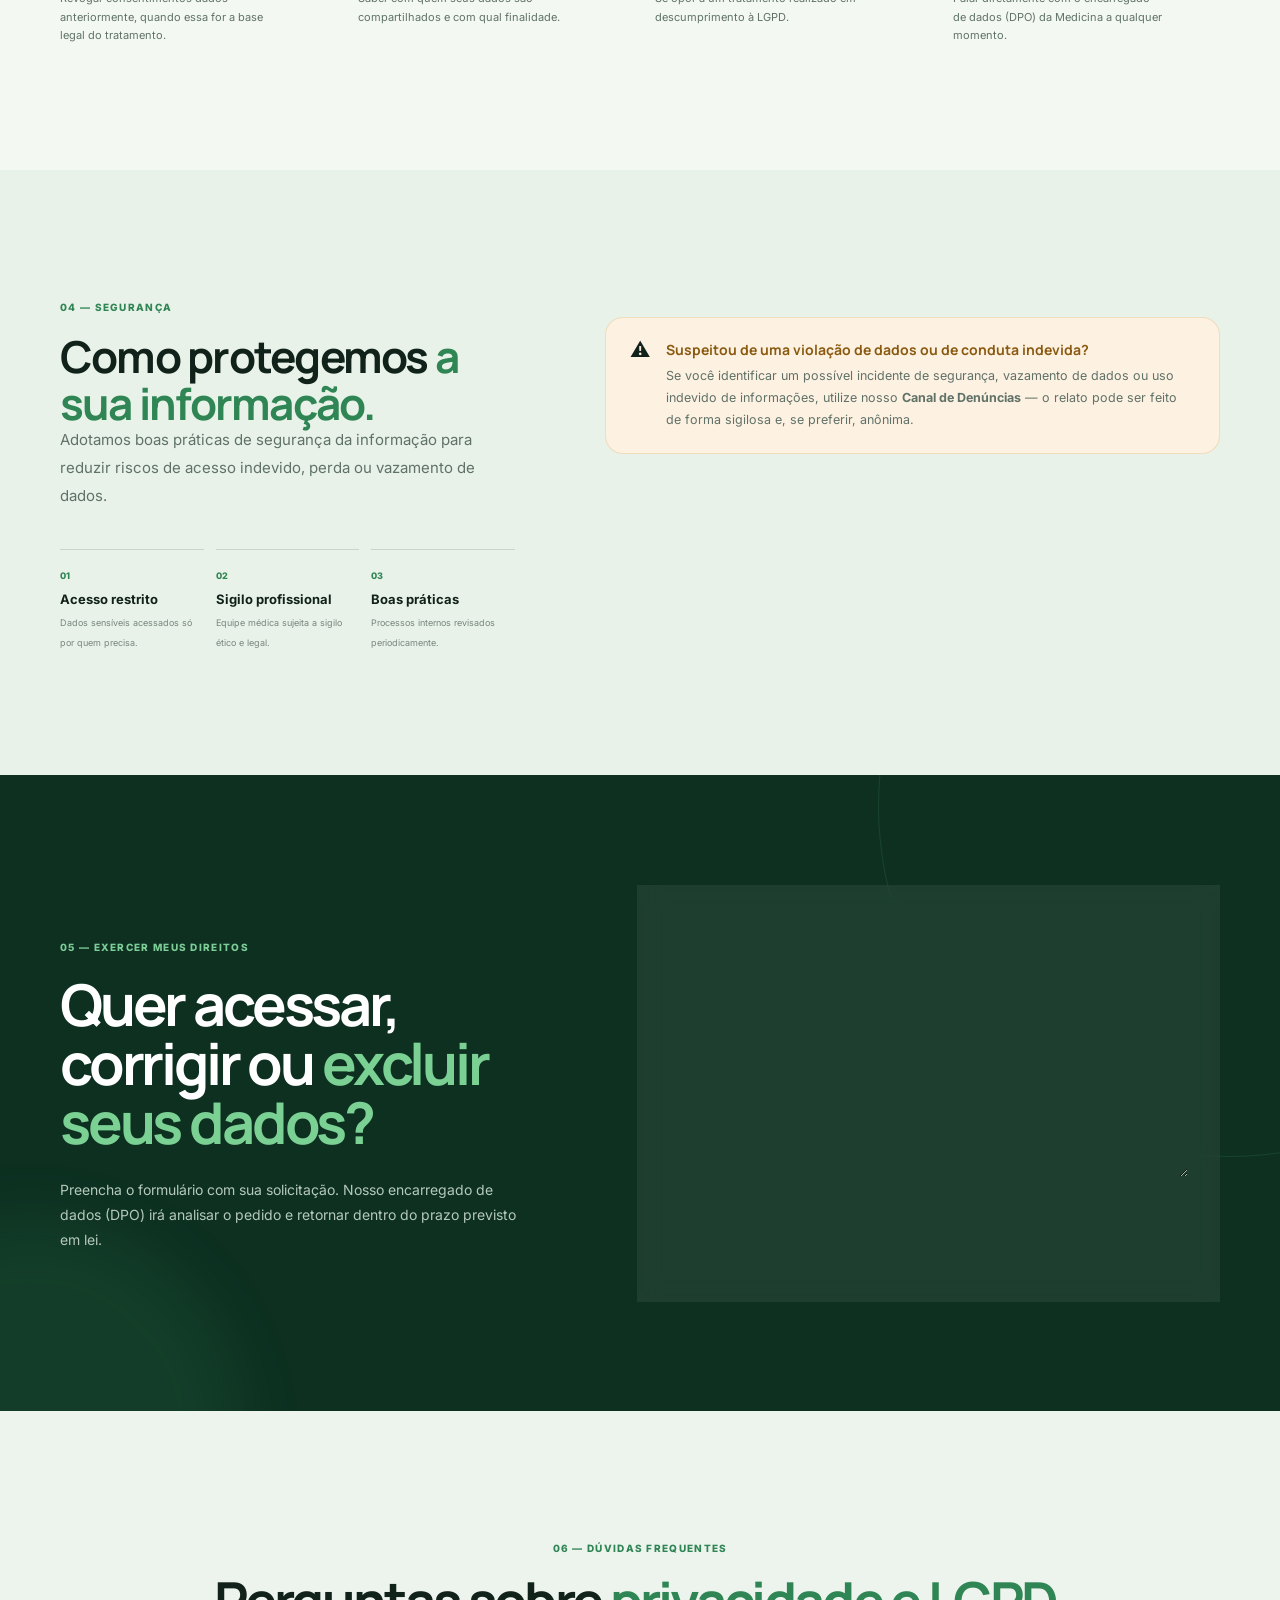
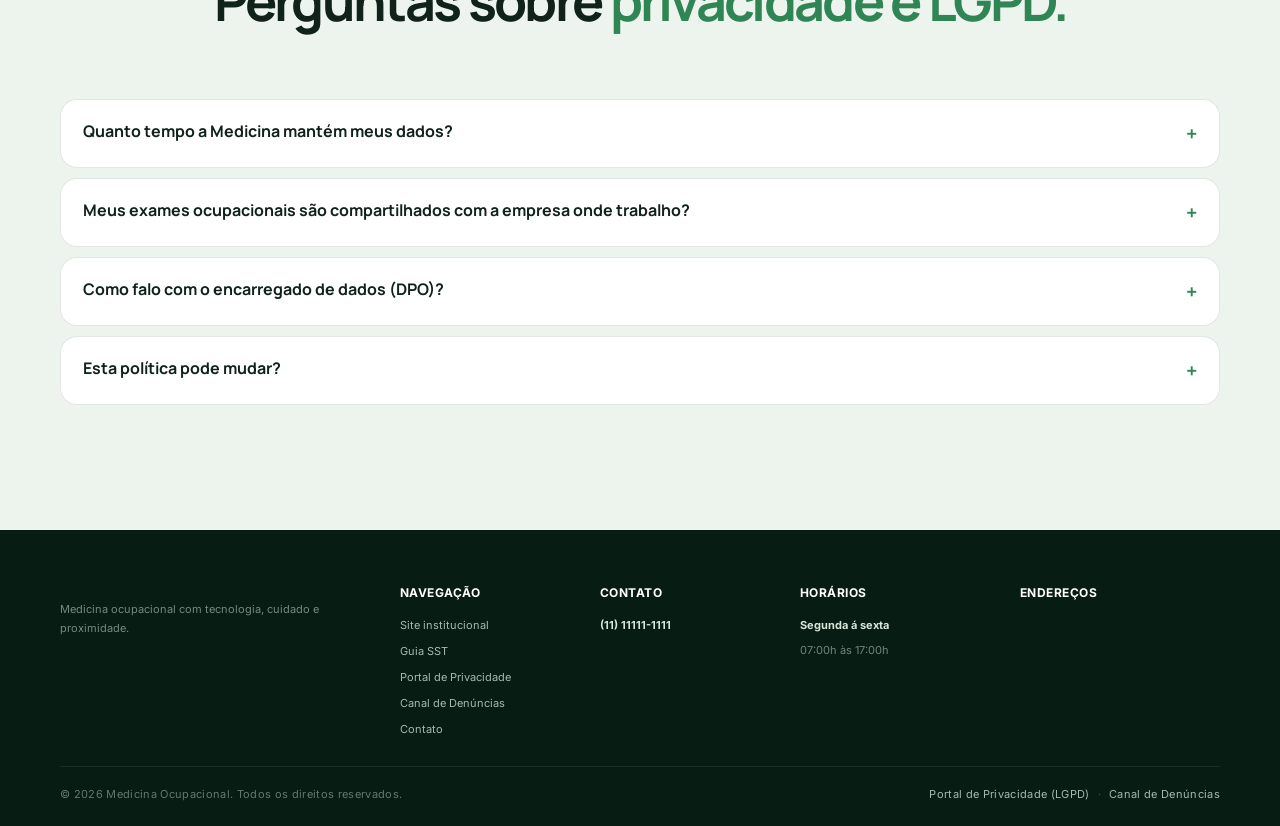
<file: Medicina/privacidade.html>
<!DOCTYPE html>
<html lang="pt-BR">

<head>
  <meta charset="UTF-8">
  <meta name="viewport" content="width=device-width, initial-scale=1.0">

  <meta name="description"
    content="Portal de Privacidade — como tratamos dados pessoais em conformidade com a LGPD (Lei 13.709/2018), seus direitos e como exercê-los.">

  <meta name="theme-color" content="#0f3d2a">

  <title>Portal de Privacidade & LGPD</title>

  <link rel="preconnect" href="https://fonts.googleapis.com">
  <link rel="preconnect" href="https://fonts.gstatic.com" crossorigin>

  <link
    href="https://fonts.googleapis.com/css2?family=Inter:wght@400;500;600;700;800&family=Manrope:wght@500;600;700;800&display=swap"
    rel="stylesheet">

  <link rel="stylesheet" href="style.css">
  <link rel="stylesheet" href="legal.css">
</head>

<body>

  <div class="noise" aria-hidden="true"></div>

  <header class="header" id="inicio">
    <div class="container nav-wrap">

      <a class="brand" href="index.html" aria-label="Medicina - início">
      </a>

      <button class="menu-toggle" type="button" aria-label="Abrir menu" aria-expanded="false">
        <span></span>
        <span></span>
        <span></span>
      </button>

      <nav class="nav" aria-label="Navegação principal">
        <a href="#lgpd">O que é a LGPD</a>
        <a href="#dados">Dados que tratamos</a>
        <a href="#direitos">Seus direitos</a>
        <a href="#seguranca">Segurança</a>
        <a href="#faq">Dúvidas</a>
        <a href="index.html">← Site institucional</a>

        <button class="theme-toggle" type="button" id="themeToggle" aria-label="Ativar tema escuro" aria-pressed="false"
          title="Alternar tema">
          <span class="theme-icon theme-sun" aria-hidden="true">☼</span>
          <span class="theme-icon theme-moon" aria-hidden="true">☾</span>
        </button>

        <a href="#solicitar" class="nav-cta">
          Solicitar meus dados <span>↗</span>
        </a>
      </nav>

    </div>
  </header>


  <main>

    <!-- =========================
         HERO
    ========================== -->
    <section class="hero hero-simple">

      <div class="hero-glow glow-one"></div>
      <div class="hero-glow glow-two"></div>

      <div class="container hero-grid">

        <div class="hero-copy reveal">

          <div class="breadcrumb">
            <a href="index.html"></a>
            <span></span>
            <span>Portal de Privacidade</span>
          </div>

          <div class="eyebrow" style="justify-content:center">
            <span class="pulse"></span>
            Proteção de dados & LGPD
          </div>

          <h1>
            Transparência sobre como
            <em>cuidamos dos seus dados.</em>
          </h1>

          <p class="hero-text">
            A trata dados pessoais de colaboradores, clientes e
            candidatos com responsabilidade, seguindo a Lei Geral de Proteção
            de Dados (Lei nº 13.709/2018). Aqui você entende o que coletamos,
            por quê, e como exercer seus direitos como titular dos dados.
          </p>

          <div class="hero-actions">
            <a href="#direitos" class="btn btn-primary">
              Conhecer meus direitos
              <span>→</span>
            </a>

            <a href="#solicitar" class="text-link">
              Fazer uma solicitação <span>→</span>
            </a>
          </div>

          <div class="meta-badges">
            <span class="meta-badge">Lei nº 13.709/2018</span>
            <span class="meta-badge">Encarregado de dados (DPO)</span>
            <span class="meta-badge">Atualizado em 2026</span>
          </div>

        </div>

      </div>

    </section>


    <!-- =========================
         O QUE É A LGPD
    ========================== -->
    <section class="section" id="lgpd">
      <div class="container">

        <div class="section-heading reveal">
          <div>
            <span class="section-tag">01 — Contexto</span>
            <h2>O que é a <span>LGPD?</span></h2>
          </div>

          <p>
            A Lei Geral de Proteção de Dados (Lei nº 13.709/2018) estabelece
            regras sobre coleta, armazenamento, tratamento e compartilhamento
            de dados pessoais, com o objetivo de proteger os direitos
            fundamentais de liberdade e privacidade de cada pessoa.
          </p>
        </div>

        <div class="services-grid">

          <div class="service-card reveal">
            <span class="service-number">01</span>
            <div class="service-icon">◎</div>
            <h3>Finalidade</h3>
            <p>Só tratamos dados para propósitos claros, legítimos e
              informados previamente — como a gestão da sua saúde
              ocupacional.</p>
          </div>

          <div class="service-card reveal delay-1">
            <span class="service-number">02</span>
            <div class="service-icon">◇</div>
            <h3>Necessidade</h3>
            <p>Coletamos apenas o que é necessário para a finalidade do
              tratamento, evitando dados excessivos.</p>
          </div>

          <div class="service-card reveal delay-2">
            <span class="service-number">03</span>
            <div class="service-icon">⬡</div>
            <h3>Segurança</h3>
            <p>Adotamos medidas técnicas e administrativas para proteger
              dados contra acessos não autorizados e vazamentos.</p>
          </div>

          <div class="service-card reveal delay-3">
            <span class="service-number">04</span>
            <div class="service-icon">↗</div>
            <h3>Transparência</h3>
            <p>Garantimos informações claras e acessíveis sobre o
              tratamento e os agentes envolvidos.</p>
          </div>

        </div>

      </div>
    </section>


    <!-- =========================
         DADOS QUE TRATAMOS
    ========================== -->
    <section class="section about" id="dados">
      <div class="container">

        <div class="section-heading reveal">
          <div>
            <span class="section-tag">02 — Tratamento de dados</span>
            <h2>Quais dados <span>coletamos e por quê.</span></h2>
          </div>

          <p>
            O tipo de dado tratado varia conforme sua relação com a
            Medicina — colaborador de empresa cliente, candidato,
            fornecedor ou visitante do site.
          </p>
        </div>

        <ul class="legal-list">

          <li class="reveal">
            <b>Cadastrais</b>
            <span>Nome, CPF, data de nascimento, contato e dados
              admissionais, usados para emissão de ASO, PCMSO, PGR e
              demais obrigações de medicina e segurança do trabalho.</span>
          </li>

          <li class="reveal delay-1">
            <b>Saúde ocupacional</b>
            <span>Resultados de exames ocupacionais e informações clínicas
              pertinentes, tratados como dados sensíveis, com acesso
              restrito à equipe médica responsável e sigilo profissional.</span>
          </li>

          <li class="reveal delay-2">
            <b>Navegação</b>
            <span>Dados de uso do site (como páginas visitadas), coletados
              de forma agregada para melhorar a experiência e a
              segurança da plataforma.</span>
          </li>

          <li class="reveal delay-3">
            <b>Contato comercial</b>
            <span>Nome, empresa, e-mail e telefone informados em
              formulários do site, usados para retorno comercial e
              atendimento às solicitações enviadas.</span>
          </li>

        </ul>

        <div class="info-box reveal">
          <span class="info-icon">🛈</span>
          <div>
            <h4>Compartilhamento de dados</h4>
            <p>
              Dados de saúde ocupacional podem ser compartilhados com
              órgãos públicos quando exigido por lei (como eSocial e
              fiscalização do trabalho) ou com a empresa contratante,
              limitados às informações que ela precisa conhecer conforme
              a legislação trabalhista. Nunca vendemos dados pessoais a
              terceiros.
            </p>
          </div>
        </div>

      </div>
    </section>


    <!-- =========================
         SEUS DIREITOS
    ========================== -->
    <section class="section process" id="direitos">
      <div class="container">

        <div class="section-heading centered reveal">
          <span class="section-tag">03 — Seus direitos</span>
          <h2>
            O que você pode fazer<br>
            <span>como titular dos dados.</span>
          </h2>
        </div>

        <div class="process-line"></div>

        <div class="process-grid">

          <div class="step reveal">
            <span>01</span>
            <div class="step-icon">◎</div>
            <h3>Confirmação e acesso</h3>
            <p>Saber se tratamos seus dados e acessar quais informações
              temos sobre você.</p>
          </div>

          <div class="step reveal delay-1">
            <span>02</span>
            <div class="step-icon">✎</div>
            <h3>Correção</h3>
            <p>Solicitar a correção de dados incompletos, inexatos ou
              desatualizados.</p>
          </div>

          <div class="step reveal delay-2">
            <span>03</span>
            <div class="step-icon">⤬</div>
            <h3>Eliminação</h3>
            <p>Pedir a anonimização, bloqueio ou eliminação de dados
              desnecessários, quando aplicável.</p>
          </div>

          <div class="step reveal delay-3">
            <span>04</span>
            <div class="step-icon">⇄</div>
            <h3>Portabilidade</h3>
            <p>Solicitar a portabilidade dos dados a outro fornecedor de
              serviço, nos termos da lei.</p>
          </div>

          <div class="step reveal">
            <span>05</span>
            <div class="step-icon">⊘</div>
            <h3>Revogação do consentimento</h3>
            <p>Revogar consentimentos dados anteriormente, quando essa for
              a base legal do tratamento.</p>
          </div>

          <div class="step reveal delay-1">
            <span>06</span>
            <div class="step-icon">☍</div>
            <h3>Informação sobre uso</h3>
            <p>Saber com quem seus dados são compartilhados e com qual
              finalidade.</p>
          </div>

          <div class="step reveal delay-2">
            <span>07</span>
            <div class="step-icon">✋</div>
            <h3>Oposição</h3>
            <p>Se opor a um tratamento realizado em descumprimento à
              LGPD.</p>
          </div>

          <div class="step reveal delay-3">
            <span>08</span>
            <div class="step-icon">☎</div>
            <h3>Contato com o encarregado</h3>
            <p>Falar diretamente com o encarregado de dados (DPO) da
              Medicina a qualquer momento.</p>
          </div>

        </div>

      </div>
    </section>


    <!-- =========================
         SEGURANÇA DA INFORMAÇÃO
    ========================== -->
    <section class="section about" id="seguranca">
      <div class="container split reveal">

        <div>
          <span class="section-tag">04 — Segurança</span>
          <h2>Como protegemos <span>a sua informação.</span></h2>

          <p>
            Adotamos boas práticas de segurança da informação para reduzir
            riscos de acesso indevido, perda ou vazamento de dados.
          </p>

          <div class="values">

            <div>
              <span>01</span>
              <strong>Acesso restrito</strong>
              <small>
                Dados sensíveis acessados só por quem precisa.
              </small>
            </div>

            <div>
              <span>02</span>
              <strong>Sigilo profissional</strong>
              <small>
                Equipe médica sujeita a sigilo ético e legal.
              </small>
            </div>

            <div>
              <span>03</span>
              <strong>Boas práticas</strong>
              <small>
                Processos internos revisados periodicamente.
              </small>
            </div>

          </div>

        </div>

        <div class="info-box warn">
          <span class="info-icon">⚠</span>
          <div>
            <h4>Suspeitou de uma violação de dados ou de conduta indevida?</h4>
            <p>
              Se você identificar um possível incidente de segurança,
              vazamento de dados ou uso indevido de informações, utilize
              nosso <a href="canal-denuncias.html"><strong>Canal de
                  Denúncias</strong></a> — o relato pode ser feito de forma
              sigilosa e, se preferir, anônima.
            </p>
          </div>
        </div>

      </div>
    </section>


    <!-- =========================
         SOLICITAÇÃO DO TITULAR
    ========================== -->
    <section class="cta-section" id="solicitar">

      <div class="cta-glow"></div>

      <div class="container cta-grid">

        <div class="cta-copy reveal">

          <span class="section-tag light">
            05 — Exercer meus direitos
          </span>

          <h2>
            Quer acessar, corrigir ou
            <em>excluir seus dados?</em>
          </h2>

          <p>
            Preencha o formulário com sua solicitação. Nosso encarregado de
            dados (DPO) irá analisar o pedido e retornar dentro do prazo
            previsto em lei.
          </p>

        </div>

        <form class="contact-form reveal delay-1" id="contactForm"
          action="https://formsubmit.co/ajax/felipep2907@gmail.com" method="POST">

          <!-- Configurações do FormSubmit -->
          <input type="hidden" name="_subject" value="Solicitação de titular de dados (LGPD)">
          <input type="hidden" name="_template" value="table">
          <input type="hidden" name="_captcha" value="false">

          <div class="form-row">

            <label>
              Nome
              <input type="text" name="nome" placeholder="Seu nome completo" autocomplete="name" required>
            </label>

            <label>
              E-mail
              <input type="email" name="email" placeholder="seu@email.com" autocomplete="email" required>
            </label>

          </div>

          <label>
            Tipo de solicitação
            <select name="tipo_solicitacao" required>
              <option value="" disabled selected>Selecione</option>
              <option value="Acesso aos dados">Acesso aos meus dados</option>
              <option value="Correção de dados">Correção de dados</option>
              <option value="Revogação de consentimento">Revogação de consentimento</option>
              <option value="Outra">Outra solicitação relacionada à LGPD</option>
            </select>
          </label>

          <label>
            Detalhe seu pedido
            <textarea name="mensagem" rows="4"
              placeholder="Descreva sua solicitação com o máximo de detalhes possível." required></textarea>
          </label>

          <button class="btn btn-light" type="submit">
            Enviar solicitação
            <span>→</span>
          </button>

          <p class="form-note" id="formMessage" role="status"></p>

        </form>

      </div>

    </section>


    <!-- =========================
         FAQ
    ========================== -->
    <section class="section faq" id="faq">
      <div class="container">

        <div class="section-heading centered reveal">
          <span class="section-tag">06 — Dúvidas frequentes</span>
          <h2>Perguntas sobre <span>privacidade e LGPD.</span></h2>
        </div>

        <div class="faq-list">

          <details class="reveal">
            <summary>Quanto tempo a Medicina mantém meus dados?</summary>
            <p>
              Mantemos os dados pelo tempo necessário para cumprir a
              finalidade do tratamento e as obrigações legais aplicáveis à
              medicina e segurança do trabalho, incluindo prazos de guarda
              de prontuários exigidos por normas específicas.
            </p>
          </details>

          <details class="reveal">
            <summary>Meus exames ocupacionais são compartilhados com a empresa
              onde trabalho?</summary>
            <p>
              A empresa recebe apenas a informação de aptidão (apto/inapto)
              constante no ASO, conforme exige a legislação. O conteúdo
              clínico detalhado é protegido por sigilo médico.
            </p>
          </details>

          <details class="reveal">
            <summary>Como falo com o encarregado de dados (DPO)?</summary>
            <p>
              Use o formulário de solicitação acima ou o e-mail
              <a href="mailto:felipep2907@gmail.com">felipep2907@gmail.com</a>,
              indicando que o assunto é referente à LGPD.
            </p>
          </details>

          <details class="reveal">
            <summary>Esta política pode mudar?</summary>
            <p>
              Sim. Este portal pode ser atualizado para refletir mudanças
              legais ou nos nossos processos. Recomendamos revisitar esta
              página periodicamente.
            </p>
          </details>

        </div>

      </div>
    </section>

  </main>

  <footer class="footer">

    <div class="container footer-grid">
      <div class="footer-brand">

        <p>
          Medicina ocupacional com tecnologia,
          cuidado e proximidade.
        </p>

      </div>
      <div class="footer-column">

        <h4>Navegação</h4>

        <nav class="footer-links" aria-label="Navegação do rodapé">

          <a href="index.html">
            Site institucional
          </a>

          <a href="guia-sst.html">
            Guia SST
          </a>

          <a href="privacidade.html">
            Portal de Privacidade
          </a>

          <a href="canal-denuncias.html">
            Canal de Denúncias
          </a>

          <a href="index.html#contato">
            Contato
          </a>

        </nav>

      </div>

      <div class="footer-column">

        <h4>Contato</h4>

        <div class="footer-info">

          <a href="tel:+5511111111111">
            (11) 11111-1111
          </a>

        </div>

      </div>
      <div class="footer-column">

        <h4>Horários</h4>

        <div class="footer-info">

          <strong>Segunda á sexta</strong>

          <span>
            07:00h às 17:00h<br>
          </span>
        </div>

      </div>
      <div class="footer-column footer-address">

        <h4>Endereços</h4>

        <div class="footer-info">
        </div>

      </div>

    </div>

    <div class="container footer-bottom">

      <span>
        © <span id="year"></span>
        Medicina Ocupacional.
        Todos os direitos reservados.
      </span>

      <nav class="footer-legal" aria-label="Links legais">
        <a href="privacidade.html">Portal de Privacidade (LGPD)</a>
        <span class="dot">·</span>
        <a href="canal-denuncias.html">Canal de Denúncias</a>
      </nav>

    </div>

  </footer>

  <script src="script.js"></script>
</body>

</html>
</file>
<file: Medicina/style.css>
@import url('https://fonts.googleapis.com/css2?family=Inter:wght@400;500;600;700;800&family=Manrope:wght@500;600;700;800&display=swap');

:root {
  --green-950: #092218;
  --green-900: #0d3021;
  --green-800: #12472f;
  --green: #1f673e;
  --green-600: #2f8553;
  --green-500: #53a86f;
  --mint: #dff2e5;
  --cream: #f4f8f3;
  --white: #fff;
  --ink: #10221a;
  --muted: #607268;
  --line: rgba(16, 34, 26, .11);
  --shadow: 0 24px 70px rgba(12, 50, 31, .12);
}

* {
  box-sizing: border-box;
  margin: 0;
  padding: 0
}

html {
  scroll-behavior: smooth;
  scroll-padding-top: 92px
}

body {
  font-family: Inter, system-ui, sans-serif;
  color: var(--ink);
  background: var(--cream);
  overflow-x: hidden
}

a {
  text-decoration: none;
  color: inherit
}

button,
input,
textarea {
  font: inherit
}

.container {
  width: min(1160px, calc(100% - 48px));
  margin: auto
}

.noise {
  position: fixed;
  inset: 0;
  pointer-events: none;
  z-index: 20;
  opacity: .025;
  background-image: url("data:image/svg+xml,%3Csvg viewBox='0 0 180 180' xmlns='http://www.w3.org/2000/svg'%3E%3Cfilter id='n'%3E%3CfeTurbulence type='fractalNoise' baseFrequency='.9' numOctaves='3' stitchTiles='stitch'/%3E%3C/filter%3E%3Crect width='100%25' height='100%25' filter='url(%23n)' opacity='.8'/%3E%3C/svg%3E")
}

.header {
  height: 76px;
  position: fixed;
  top: 0;
  left: 0;
  width: 100%;
  z-index: 1000;
  background: rgba(244, 248, 243, .68);
  backdrop-filter: blur(18px) saturate(130%);
  -webkit-backdrop-filter: blur(18px) saturate(130%);
  border-bottom: 1px solid rgba(255, 255, 255, .52);
  box-shadow: 0 8px 30px rgba(12, 50, 31, .04);
  transition: background-color .35s ease, box-shadow .35s ease, border-color .35s ease
}

.nav-wrap {
  height: 76px;
  display: flex;
  align-items: center;
  justify-content: space-between
}

.brand img {
  width: 170px;
  display: block
}

.nav {
  display: flex;
  align-items: center;
  gap: 26px;
  font-size: 12px;
  font-weight: 700;
  color: #315044
}

.nav a {
  transition: .25s
}

.nav a:hover {
  color: var(--green-600);
  transform: translateY(-2px)
}

.nav-cta {
  padding: 12px 17px;
  border: 1px solid rgba(31, 103, 62, .25);
  border-radius: 100px;
  color: var(--green-800) !important
}

.nav-cta span {
  margin-left: 7px
}

.menu-toggle {
  display: none;
  border: 0;
  background: none;
  width: 42px;
  height: 42px;
  cursor: pointer
}

.menu-toggle span {
  display: block;
  width: 23px;
  height: 2px;
  background: var(--green-900);
  margin: 5px auto;
  transition: .25s
}

.hero {
  min-height: 820px;
  padding: 160px 0 90px;
  position: relative;
  isolation: isolate;
  overflow: hidden;
  background: radial-gradient(circle at 75% 30%, #dff0e2 0, #edf5ed 31%, var(--cream) 62%)
}

.hero-grid {
  display: grid;
  grid-template-columns: 1.03fr .97fr;
  gap: 60px;
  align-items: center;
  min-height: 600px
}

.eyebrow,
.section-tag {
  display: inline-flex;
  align-items: center;
  gap: 9px;
  text-transform: uppercase;
  letter-spacing: .13em;
  font-size: 10px;
  font-weight: 800;
  color: var(--green-600)
}

.pulse {
  width: 8px;
  height: 8px;
  border-radius: 50%;
  background: var(--green-500);
  box-shadow: 0 0 0 6px rgba(83, 168, 111, .12)
}

.hero h1 {
  font-family: Manrope, sans-serif;
  font-size: clamp(45px, 5.4vw, 76px);
  line-height: .99;
  letter-spacing: -.055em;
  margin: 24px 0 25px;
  max-width: 720px
}

.hero h1 em,
.about-copy h2 span,
.section-heading h2 span {
  font-style: normal;
  color: var(--green-600)
}

.hero-text {
  font-size: 17px;
  line-height: 1.75;
  color: var(--muted);
  max-width: 620px
}

.hero-actions {
  display: flex;
  align-items: center;
  gap: 25px;
  margin-top: 32px
}

.btn {
  display: inline-flex;
  align-items: center;
  justify-content: center;
  gap: 18px;
  border: 0;
  cursor: pointer;
  border-radius: 100px;
  padding: 16px 22px;
  font-weight: 700;
  font-size: 13px;
  transition: .3s
}

.btn span {
  font-size: 19px;
  line-height: 0
}

.btn-primary {
  background: var(--green-800);
  color: #fff;
  box-shadow: 0 14px 30px rgba(13, 48, 33, .18)
}

.btn-primary:hover {
  background: var(--green-600);
  transform: translateY(-3px);
  box-shadow: 0 18px 35px rgba(13, 48, 33, .22)
}

.text-link {
  font-size: 13px;
  font-weight: 700;
  color: var(--green-800);
  border-bottom: 1px solid rgba(31, 103, 62, .3);
  padding-bottom: 5px
}

.text-link span {
  margin-left: 8px
}

.hero-proof {
  display: flex;
  align-items: center;
  gap: 22px;
  margin-top: 58px;
  color: var(--green-900)
}

.proof-item {
  display: flex;
  align-items: center;
  gap: 10px
}

.proof-item strong {
  font-family: Manrope;
  font-size: 23px;
  color: var(--green-600)
}

.proof-item span {
  font-size: 9px;
  line-height: 1.35;
  text-transform: uppercase;
  letter-spacing: .08em;
  color: #718078;
  font-weight: 700
}

.proof-line {
  height: 34px;
  width: 1px;
  background: var(--line)
}

.hero-visual {
  height: 550px;
  position: relative
}

.main-card {
  position: absolute;
  width: 390px;
  height: 500px;
  right: 50px;
  top: 25px;
  border-radius: 36px;
  background: linear-gradient(145deg, #164a31, #0b2b1d);
  box-shadow: 0 35px 80px rgba(15, 54, 34, .24);
  overflow: hidden;
  color: #fff;
  padding: 28px
}

.main-card:before {
  content: "";
  position: absolute;
  width: 300px;
  height: 300px;
  border-radius: 50%;
  border: 1px solid rgba(255, 255, 255, .09);
  left: -110px;
  bottom: -70px
}

.card-top {
  display: flex;
  justify-content: space-between;
  align-items: center
}

.status {
  font-size: 9px;
  text-transform: uppercase;
  letter-spacing: .12em;
  color: #bce5c9
}

.status i {
  display: inline-block;
  width: 6px;
  height: 6px;
  background: #76d594;
  border-radius: 50%;
  margin-right: 6px;
  box-shadow: 0 0 0 4px rgba(118, 213, 148, .12)
}

.mini-icon {
  width: 29px;
  height: 29px;
  border-radius: 50%;
  background: rgba(255, 255, 255, .09);
  display: grid;
  place-items: center
}

.medical-symbol {
  position: absolute;
  right: 40px;
  top: 110px;
  width: 120px;
  height: 120px;
  opacity: .9
}

.medical-symbol:before,
.medical-symbol:after {
  content: "";
  position: absolute;
  left: 50%;
  top: 50%;
  background: #6fc98a;
  border-radius: 15px;
  transform: translate(-50%, -50%)
}

.medical-symbol:before {
  width: 120px;
  height: 34px
}

.medical-symbol:after {
  height: 120px;
  width: 34px
}

.medical-symbol span {
  position: absolute;
  width: 32px;
  height: 32px;
  border: 1px solid rgba(255, 255, 255, .35);
  border-radius: 50%;
  z-index: 2;
  left: 44px;
  top: 44px
}

.card-content {
  position: absolute;
  left: 28px;
  right: 28px;
  bottom: 47px;
  z-index: 2
}

.card-content small {
  font-size: 9px;
  letter-spacing: .18em;
  color: #86bf99;
  font-weight: 800
}

.card-content h2 {
  font-family: Manrope;
  font-size: 38px;
  letter-spacing: -.04em;
  margin: 9px 0
}

.card-content p {
  font-size: 12px;
  line-height: 1.65;
  color: #c0d4c7;
  max-width: 280px
}

.card-wave {
  position: absolute;
  bottom: -120px;
  right: -90px;
  width: 330px;
  height: 330px;
  border: 1px solid rgba(114, 210, 143, .25);
  border-radius: 50%;
  box-shadow: 0 0 0 45px rgba(114, 210, 143, .025), 0 0 0 90px rgba(114, 210, 143, .02)
}

.floating-card {
  position: absolute;
  background: rgba(255, 255, 255, .92);
  backdrop-filter: blur(15px);
  box-shadow: 0 20px 50px rgba(15, 54, 34, .14);
  border: 1px solid rgba(255, 255, 255, .9);
  border-radius: 18px;
  z-index: 3
}

.card-check {
  left: 10px;
  bottom: 84px;
  padding: 13px 17px;
  display: flex;
  align-items: center;
  gap: 11px
}

.check-circle {
  width: 34px;
  height: 34px;
  border-radius: 50%;
  display: grid;
  place-items: center;
  background: var(--mint);
  color: var(--green-600);
  font-weight: 800
}

.floating-card strong {
  font-size: 11px;
  display: block
}

.floating-card span {
  display: block;
  font-size: 9px;
  color: #7b8881;
  margin-top: 3px
}

.card-data {
  right: 5px;
  top: 75px;
  padding: 15px 18px;
  width: 140px
}

.data-label {
  font-size: 8px !important;
  letter-spacing: .12em;
  font-weight: 800;
  color: #6e8177 !important
}

.card-data strong {
  font-size: 18px;
  margin-top: 4px;
  color: var(--green-800)
}

.data-bars {
  display: flex;
  gap: 4px;
  align-items: flex-end;
  height: 22px;
  margin-top: 10px
}

.data-bars i {
  width: 9px;
  border-radius: 4px 4px 2px 2px;
  background: #9bceb0
}

.data-bars i:nth-child(1) {
  height: 8px
}

.data-bars i:nth-child(2) {
  height: 13px
}

.data-bars i:nth-child(3) {
  height: 11px
}

.data-bars i:nth-child(4) {
  height: 18px
}

.data-bars i:nth-child(5) {
  height: 21px;
  background: var(--green-600)
}

.hero-glow {
  position: absolute;
  border-radius: 50%;
  filter: blur(2px);
  pointer-events: none
}

.glow-one {
  width: 350px;
  height: 350px;
  background: rgba(92, 178, 116, .14);
  right: -120px;
  top: 160px
}

.glow-two {
  width: 180px;
  height: 180px;
  background: rgba(111, 195, 139, .13);
  left: 38%;
  bottom: -80px
}

.parallax-orb {
  position: absolute;
  border-radius: 50%;
  border: 1px solid rgba(47, 133, 83, .14);
  pointer-events: none
}

.orb-one {
  width: 160px;
  height: 160px;
  left: -75px;
  top: 380px
}

.orb-two {
  width: 95px;
  height: 95px;
  right: 40%;
  top: 120px
}

.scroll-cue {
  position: absolute;
  bottom: 22px;
  left: 50%;
  transform: translateX(-50%);
  font-size: 9px;
  text-transform: uppercase;
  letter-spacing: .18em;
  color: #8b9891;
  display: flex;
  gap: 10px;
  align-items: center
}

.scroll-cue span {
  height: 25px;
  width: 1px;
  background: #a8b4ad
}

.ticker {
  overflow: hidden;
  background: var(--green-800);
  color: #e5f3e9;
  height: 48px;
  display: flex;
  align-items: center
}

.ticker-track {
  white-space: nowrap;
  font-size: 10px;
  font-weight: 800;
  letter-spacing: .18em;
}

.ticker b {
  color: #72c88c
}

.section {
  padding: 125px 0
}

.section-heading {
  display: grid;
  grid-template-columns: 1.15fr .85fr;
  gap: 70px;
  align-items: end;
  margin-bottom: 60px
}

.section-heading h2,
.about-copy h2 {
  font-family: Manrope;
  font-size: clamp(35px, 4.2vw, 55px);
  line-height: 1.04;
  letter-spacing: -.05em;
  margin-top: 18px
}

.section-heading>p {
  font-size: 14px;
  line-height: 1.8;
  color: var(--muted);
  max-width: 430px;
  margin-bottom: 5px
}

.services-grid {
  display: grid;
  grid-template-columns: repeat(4, 1fr);
  gap: 14px
}

.service-card {
  background: #fff;
  border: 1px solid rgba(17, 49, 35, .07);
  border-radius: 22px;
  min-height: 330px;
  padding: 27px 25px;
  position: relative;
  overflow: hidden;
  transition: .4s;
  display: flex;
  flex-direction: column
}

.service-card:hover {
  transform: translateY(-8px);
  box-shadow: var(--shadow)
}

.service-card.featured {
  background: var(--green-800);
  color: #fff
}

.service-number {
  font-size: 9px;
  font-weight: 800;
  color: #90a59a
}

.featured .service-number {
  color: #9ac7aa
}

.service-icon {
  width: 47px;
  height: 47px;
  border-radius: 15px;
  background: var(--mint);
  color: var(--green-700);
  display: grid;
  place-items: center;
  font-size: 24px;
  margin: 55px 0 24px
}

.featured .service-icon {
  background: rgba(255, 255, 255, .12);
  color: #bce8c8
}

.service-card h3 {
  font-family: Manrope;
  font-size: 19px;
  letter-spacing: -.02em
}

.service-card p {
  font-size: 11px;
  line-height: 1.7;
  color: #738079;
  margin-top: 11px
}

.featured p {
  color: #c1d6c8
}

.service-card a {
  font-size: 10px;
  font-weight: 800;
  margin-top: auto;
  padding-top: 22px;
  color: var(--green-600)
}

.featured a {
  color: #b5e6c3
}

.service-card a span {
  margin-left: 6px
}

.about {
  background: #e8f2e9;
  position: relative;
  overflow: hidden
}

.about-grid {
  display: grid;
  grid-template-columns: .9fr 1.1fr;
  gap: 110px;
  align-items: center
}

.about-visual {
  position: relative;
  min-height: 510px
}

.about-photo {
  height: 475px;
  width: 390px;
  border-radius: 30px;
  background: linear-gradient(145deg, #bdd9c4, #8ebc9c);
  position: relative;
  overflow: hidden;
  display: flex;
  flex-direction: column;
  justify-content: flex-end;
  padding: 32px;
  color: #16472e;
  box-shadow: var(--shadow)
}

.about-photo:before {
  content: "";
  position: absolute;
  width: 340px;
  height: 340px;
  border: 1px solid rgba(13, 48, 33, .17);
  border-radius: 50%;
  top: -70px;
  right: -80px;
  box-shadow: 0 0 0 45px rgba(255, 255, 255, .06), 0 0 0 90px rgba(255, 255, 255, .04)
}

.about-photo:after {
  content: "";
  position: absolute;
  inset: 20px;
  border: 1px solid rgba(255, 255, 255, .4);
  border-radius: 22px
}

.cross-large {
  font-size: 180px;
  font-weight: 200;
  line-height: .7;
  opacity: .35;
  position: absolute;
  top: 100px;
  left: 110px
}

.about-photo span {
  font-family: Manrope;
  font-size: 31px;
  font-weight: 800;
  position: relative;
  z-index: 2;
  letter-spacing: -.04em
}

.about-photo small {
  font-size: 8px;
  letter-spacing: .17em;
  font-weight: 800;
  position: relative;
  z-index: 2;
  margin-top: 7px
}

.experience-card {
  position: absolute;
  right: 0;
  bottom: 12px;
  background: #fff;
  border-radius: 18px;
  padding: 18px 20px;
  display: flex;
  align-items: center;
  gap: 14px;
  box-shadow: 0 20px 50px rgba(20, 70, 43, .12)
}

.experience-card strong {
  font-family: Manrope;
  font-size: 38px;
  color: var(--green-600)
}

.experience-card span {
  font-size: 10px;
  font-weight: 700;
  line-height: 1.45;
  color: #5d6c64
}

.about-copy>p {
  font-size: 14px;
  line-height: 1.85;
  color: var(--muted);
  max-width: 570px;
  margin-top: 22px
}

.values {
  display: grid;
  grid-template-columns: repeat(3, 1fr);
  gap: 12px;
  margin-top: 40px
}

.values div {
  border-top: 1px solid rgba(20, 70, 43, .16);
  padding-top: 13px
}

.values span {
  font-size: 9px;
  color: var(--green-600);
  font-weight: 800
}

.values strong {
  display: block;
  font-size: 13px;
  margin: 8px 0 3px
}

.values small {
  font-size: 9px;
  color: #77867e
}

.about-shape {
  position: absolute;
  width: 600px;
  height: 600px;
  border: 1px solid rgba(47, 133, 83, .09);
  border-radius: 50%;
  right: -280px;
  top: -170px
}

.process {
  background: var(--cream)
}

.centered {
  display: block;
  text-align: center;
  margin-bottom: 70px
}

.centered h2 {
  margin-top: 17px
}

.process-grid {
  display: grid;
  grid-template-columns: repeat(4, 1fr);
  gap: 30px;
  position: relative
}

.process-line {
  height: 1px;
  background: var(--line);
  position: absolute;
  margin-top: 51px;
  width: min(1020px, calc(100% - 100px));
  left: 50%;
  transform: translateX(-50%)
}

.step {
  position: relative;
  z-index: 1
}

.step>span {
  font-size: 9px;
  color: #91a099;
  font-weight: 800;
  background: var(--cream);
  padding-right: 14px
}

.step-icon {
  width: 62px;
  height: 62px;
  border-radius: 20px;
  background: #e3efe5;
  border: 1px solid #d7e6da;
  color: var(--green-600);
  display: grid;
  place-items: center;
  font-size: 22px;
  margin: 26px 0 23px;
  box-shadow: 0 8px 20px rgba(30, 95, 54, .06)
}

.step h3 {
  font-family: Manrope;
  font-size: 17px
}

.step p {
  font-size: 11px;
  color: var(--muted);
  line-height: 1.7;
  margin-top: 8px;
  max-width: 210px
}

.cta-section {
  background: var(--green-900);
  color: #fff;
  position: relative;
  overflow: hidden;
  padding: 110px 0
}

.cta-section:before {
  content: "";
  position: absolute;
  width: 700px;
  height: 700px;
  border: 1px solid rgba(116, 208, 141, .12);
  border-radius: 50%;
  right: -300px;
  top: -320px
}

.cta-glow {
  position: absolute;
  width: 420px;
  height: 420px;
  border-radius: 50%;
  background: rgba(65, 151, 91, .13);
  filter: blur(30px);
  left: -180px;
  bottom: -230px
}

.cta-grid {
  display: grid;
  grid-template-columns: .9fr 1.1fr;
  gap: 100px;
  align-items: center;
  position: relative
}

.section-tag.light {
  color: #7dcd96
}

.cta-copy h2 {
  font-family: Manrope;
  font-size: clamp(38px, 4.5vw, 59px);
  line-height: 1.03;
  letter-spacing: -.055em;
  margin-top: 20px
}

.cta-copy h2 em {
  font-style: normal;
  color: #7bd093
}

.cta-copy p {
  font-size: 14px;
  line-height: 1.8;
  color: #b5c9bc;
  margin-top: 24px;
  max-width: 500px
}

.contact-form {
  background: rgba(255, 255, 255, .07);
  border: 1px solid rgba(255, 255, 255, .1);
  border-radius: 26px;
  padding: 30px;
  backdrop-filter: blur(12px)
}

.form-row {
  display: grid;
  grid-template-columns: 1fr 1fr;
  gap: 14px
}

.contact-form label {
  font-size: 9px;
  text-transform: uppercase;
  letter-spacing: .12em;
  font-weight: 800;
  color: #a9c4b2;
  display: block;
  margin-bottom: 15px
}

.contact-form input,
.contact-form textarea {
  display: block;
  width: 100%;
  border: 1px solid rgba(255, 255, 255, .12);
  background: rgba(0, 0, 0, .1);
  border-radius: 11px;
  color: #fff;
  padding: 13px 14px;
  outline: none;
  margin-top: 8px;
  font-size: 12px;
  resize: vertical;
  transition: .25s
}

.contact-form input:focus,
.contact-form textarea:focus {
  border-color: #6bc887;
  background: rgba(0, 0, 0, .16)
}

.contact-form input::placeholder,
.contact-form textarea::placeholder {
  color: #7f998a
}

.btn-light {
  background: #fff;
  color: var(--green-900);
  margin-top: 4px
}

.btn-light:hover {
  transform: translateY(-3px);
  background: #dff3e4
}

.form-note {
  font-size: 10px;
  color: #7bd093;
  margin-top: 13px;
  min-height: 12px;
  line-height: 1.5;
  transition: color .25s ease, opacity .25s ease;
}

.form-note.success {
  color: #7bd093;
}

.form-note.error {
  color: #ff8f8f;
}

.contact-form button:disabled {
  opacity: .7;
  cursor: wait;
  transform: none;
}

.footer {
  background: #071c13;
  color: #a6b9ae;
  padding: 55px 0 25px
}

.footer-grid {
  display: grid;
  grid-template-columns: 1.5fr .8fr .8fr .9fr 1fr;
  gap: 40px;
  align-items: start
}

.footer-brand {
  display: flex;
  flex-direction: column
}

.footer-logo {
  width: 190px;
  filter: brightness(0) invert(1);
  opacity: .9
}

.footer-grid p {
  font-size: 11px;
  line-height: 1.7;
  max-width: 280px;
  margin-top: 15px;
  color: #748b7e
}

.footer-column h4,
.footer-address h4 {
  font-size: 12px;
  font-weight: 700;
  text-transform: uppercase;
  letter-spacing: .04em;
  color: #fff;
  margin-bottom: 18px
}

.footer-links {
  display: flex;
  flex-direction: column;
  gap: 12px;
  font-size: 11px
}

.footer-links a {
  color: #a6b9ae;
  transition: color .25s
}

.footer-links a:hover,
.footer-info a:hover {
  color: #81d095
}

.footer-info {
  display: flex;
  flex-direction: column;
  gap: 10px;
  font-size: 11px
}

.footer-info span {
  display: block;
  color: #71877b;
  line-height: 1.6
}

.footer-info a,
.footer-info strong {
  font-weight: 700;
  color: #d7e7dc
}

.footer-info a {
  display: block
}

.footer-address address {
  font-style: normal;
  line-height: 1.6;
  margin-bottom: 14px
}

.footer-address address:last-child {
  margin-bottom: 0
}

.footer-cta {
  display: flex;
  align-items: center;
  justify-content: space-between;
  flex-wrap: wrap;
  gap: 20px;
  margin-top: 50px;
  padding-top: 35px;
  border-top: 1px solid rgba(255, 255, 255, .08)
}

.footer-cta span {
  display: block;
  font-size: 11px;
  font-weight: 700;
  text-transform: uppercase;
  letter-spacing: .05em;
  color: #81d095;
  margin-bottom: 6px
}

.footer-cta p {
  margin: 0;
  font-size: 16px;
  font-weight: 600;
  color: #fff
}

.footer-cta a {
  display: inline-flex;
  align-items: center;
  gap: 12px;
  padding: 15px 26px;
  border-radius: 100px;
  background: var(--green-600);
  color: #fff;
  font-size: 13px;
  font-weight: 700;
  text-decoration: none;
  white-space: nowrap;
  transition: .3s
}

.footer-cta a:hover {
  background: var(--green-500);
  transform: translateY(-3px)
}

.footer-cta a span {
  margin: 0;
  font-size: 16px;
  font-weight: 700;
  text-transform: none;
  letter-spacing: 0;
  color: inherit
}

.footer-bottom {
  border-top: 1px solid rgba(255, 255, 255, .08);
  margin-top: 30px;
  padding-top: 20px;
  display: flex;
  justify-content: space-between;
  flex-wrap: wrap;
  gap: 10px;
  font-size: 11px;
  letter-spacing: .03em;
  color: #63796e
}

/* WhatsApp flutuante */
.whatsapp {
  position: fixed;
  right: 24px;
  bottom: 24px;
  width: 64px;
  height: 64px;
  border-radius: 50%;
  background: #fff;
  display: grid;
  place-items: center;
  z-index: 9999;
  box-shadow: 0 12px 32px rgba(15, 80, 38, .25);
  border: 2px solid rgba(37, 211, 102, .18);
  transition: transform .3s ease, box-shadow .3s ease;
}

.whatsapp:hover {
  transform: translateY(-5px) scale(1.06);
  box-shadow: 0 16px 38px rgba(15, 80, 38, .32);
}

.whatsapp-flutuante {
  width: 46px;
  height: 46px;
  display: flex;
  align-items: center;
  justify-content: center;
  border-radius: 50%;
}

.whatsapp-flutuante img {
  width: 100%;
  height: 100%;
  object-fit: contain;
  display: block;
}

.reveal {
  opacity: 0;
  transform: translateY(30px);
  transition: opacity .8s ease, transform .8s ease
}

.reveal.visible {
  opacity: 1;
  transform: translateY(0)
}

.delay-1 {
  transition-delay: .12s
}

.delay-2 {
  transition-delay: .24s
}

.delay-3 {
  transition-delay: .36s
}

@media(max-width:900px) {

  .header,
  .nav-wrap {
    height: 72px
  }

  .brand img {
    width: 155px
  }

  .menu-toggle {
    display: block
  }

  .nav {
    position: absolute;
    top: 78px;
    left: 20px;
    right: 20px;
    background: rgba(248, 251, 247, .98);
    border: 1px solid var(--line);
    border-radius: 18px;
    padding: 14px;
    display: none;
    flex-direction: column;
    align-items: stretch;
    gap: 5px;
    box-shadow: 0 20px 50px rgba(10, 40, 25, .12)
  }

  .nav.open {
    display: flex
  }

  .nav a {
    padding: 13px
  }

  .nav-cta {
    text-align: center;
    margin-top: 4px
  }

  .hero {
    padding-top: 120px
  }

  .hero-grid {
    grid-template-columns: 1fr;
    gap: 35px
  }

  .hero-visual {
    height: 510px;
    max-width: 550px;
    width: 100%;
    margin: auto
  }

  .main-card {
    right: 50%;
    transform: translateX(50%);
    width: min(390px, 75%)
  }

  .card-check {
    left: 0
  }

  .card-data {
    right: 0
  }

  .section-heading,
  .about-grid,
  .cta-grid {
    grid-template-columns: 1fr;
    gap: 45px
  }

  .services-grid {
    grid-template-columns: 1fr 1fr
  }

  .about-visual {
    max-width: 470px
  }

  .about-photo {
    width: min(390px, 88%)
  }

  .process-grid {
    grid-template-columns: 1fr 1fr;
    gap: 40px
  }

  .process-line {
    display: none
  }

  .footer-grid {
    grid-template-columns: 1fr 1fr;
    row-gap: 40px
  }

  .footer-brand {
    grid-column: 1 / -1
  }

  .footer-bottom {
    gap: 15px
  }
}

@media(max-width:580px) {
  .container {
    width: min(100% - 32px, 1160px)
  }

  .hero {
    min-height: auto;
    padding: 125px 0 65px
  }

  .hero h1 {
    font-size: 45px
  }

  .hero-text {
    font-size: 15px
  }

  .hero-actions {
    flex-direction: column;
    align-items: flex-start;
    gap: 18px
  }

  .hero-proof {
    gap: 12px;
    margin-top: 40px
  }

  .proof-item span {
    font-size: 8px
  }

  .hero-visual {
    height: 440px
  }

  .main-card {
    height: 410px;
    width: 76%;
    padding: 22px;
    border-radius: 28px
  }

  .medical-symbol {
    transform: scale(.75);
    transform-origin: top right;
    top: 85px
  }

  .card-content {
    left: 22px;
    bottom: 30px
  }

  .card-content h2 {
    font-size: 30px
  }

  .card-data {
    right: -4px;
    top: 40px;
    transform: scale(.85)
  }

  .card-check {
    left: -3px;
    bottom: 50px;
    transform: scale(.9)
  }

  .ticker {
    height: 42px
  }

  .section {
    padding: 85px 0
  }

  .section-heading {
    margin-bottom: 40px
  }

  .services-grid {
    grid-template-columns: 1fr
  }

  .service-card {
    min-height: 300px
  }

  .about-photo {
    height: 410px
  }

  .about-visual {
    min-height: 450px
  }

  .values {
    grid-template-columns: 1fr
  }

  .process-grid {
    grid-template-columns: 1fr
  }

  .step-icon {
    margin-top: 17px
  }

  .cta-section {
    padding: 80px 0
  }

  .cta-grid {
    gap: 40px
  }

  .form-row {
    grid-template-columns: 1fr
  }

  .contact-form {
    padding: 20px
  }

  .footer-grid {
    grid-template-columns: 1fr;
    gap: 35px
  }

  .footer-brand {
    grid-column: auto
  }

  .footer-cta {
    flex-direction: column;
    align-items: flex-start
  }

  .footer-cta a {
    width: 100%;
    justify-content: center
  }

  .footer-bottom {
    flex-direction: column
  }

  .whatsapp {
    width: 58px;
    height: 58px;
    right: 16px;
    bottom: 16px;
  }

  .whatsapp-flutuante {
    width: 42px;
    height: 42px;
  }
}

/* ======================================================
   TEMA CLARO / ESCURO
   ====================================================== */
body,
.header,
.nav,
.section,
.service-card,
.floating-card,
.about,
.process,
.clients,
.work-card,
.client-card,
.contact-form {
  transition: background-color .35s ease, color .35s ease, border-color .35s ease, box-shadow .35s ease;
}

.theme-toggle {
  border: 1px solid rgba(31, 103, 62, .18);
  background: rgba(255, 255, 255, .58);
  color: var(--green-800);
  border-radius: 999px;
  min-height: 40px;
  padding: 0 12px;
  display: inline-flex;
  align-items: center;
  gap: 7px;
  cursor: pointer;
  font-size: 11px;
  font-weight: 800;
  transition: .25s ease;
}

.theme-toggle:hover {
  transform: translateY(-2px);
  border-color: rgba(31, 103, 62, .35);
  box-shadow: 0 8px 22px rgba(12, 50, 31, .08);
}

.theme-icon {
  font-size: 17px;
  line-height: 1;
}

.theme-moon {
  display: none;
}

[data-theme="dark"] {
  --cream: #0a1711;
  --white: #101e16;
  --ink: #e9f4ec;
  --muted: #a8b9ae;
  --line: rgba(220, 242, 226, .12);
  --mint: #173524;
  --shadow: 0 24px 70px rgba(0, 0, 0, .32);
}

[data-theme="dark"] body {
  background: var(--cream);
  color: var(--ink);
}

[data-theme="dark"] .header {
  background: rgba(8, 22, 15, .68);
  border-bottom-color: rgba(255, 255, 255, .08);
}

[data-theme="dark"] .nav {
  color: #c8d8cd;
}

[data-theme="dark"] .nav-cta,
[data-theme="dark"] .theme-toggle {
  color: #ccebd5 !important;
  background: rgba(255, 255, 255, .05);
  border-color: rgba(139, 211, 159, .2);
}

[data-theme="dark"] .theme-sun {
  display: none;
}

[data-theme="dark"] .theme-moon {
  display: inline;
}

[data-theme="dark"] .hero {
  background: radial-gradient(circle at 75% 30%, #153a27 0, #10251a 31%, #0a1711 67%);
}

[data-theme="dark"] .hero-text,
[data-theme="dark"] .section-heading>p,
[data-theme="dark"] .about-copy>p,
[data-theme="dark"] .step p,
[data-theme="dark"] .work-overlay p {
  color: #a8b9ae;
}

[data-theme="dark"] .text-link {
  color: #b8e5c5;
}

[data-theme="dark"] .service-card,
[data-theme="dark"] .floating-card,
[data-theme="dark"] .client-card {
  background: #101f16;
  border-color: rgba(220, 242, 226, .08);
  color: #e9f4ec;
}

[data-theme="dark"] .service-card p,
[data-theme="dark"] .floating-card span,
[data-theme="dark"] .client-card small {
  color: #9cafa4;
}

[data-theme="dark"] .about {
  background: #10251a;
}

[data-theme="dark"] .process {
  background: #0a1711;
}

[data-theme="dark"] .step>span {
  background: #0a1711;
}

[data-theme="dark"] .step-icon {
  background: #173524;
  border-color: rgba(139, 211, 159, .15);
}

[data-theme="dark"] .work-showcase {
  background: #0d1d14;
}

[data-theme="dark"] .work-card {
  box-shadow: 0 20px 50px rgba(0, 0, 0, .28);
}

[data-theme="dark"] .clients {
  background: #0a1711;
}

[data-theme="dark"] .client-card-muted {
  opacity: .75;
}

[data-theme="dark"] .client-proof {
  border-color: rgba(139, 211, 159, .14);
  background: rgba(23, 53, 36, .55);
}

[data-theme="dark"] .client-proof p {
  color: #c7d9cc;
}

[data-theme="dark"] .contact-form {
  background: rgba(255, 255, 255, .055);
}

[data-theme="dark"] .menu-toggle span {
  background: #d5eadb;
}

/* ======================================================
   GALERIA DE ATUAÇÃO
   ====================================================== */
.work-showcase {
  background: #f7faf6;
  position: relative;
}

.work-grid {
  display: grid;
  grid-template-columns: 1.25fr .75fr .75fr;
  grid-template-rows: 250px 250px;
  gap: 14px;
}

.work-card {
  min-height: 250px;
  position: relative;
  overflow: hidden;
  border-radius: 24px;
  background: #dcebe0;
  box-shadow: 0 18px 45px rgba(12, 50, 31, .08);
}

.work-card-large {
  grid-row: span 2;
}

.work-card img {
  width: 100%;
  height: 100%;
  object-fit: cover;
  display: block;
  filter: saturate(.9);
  transition: transform .7s cubic-bezier(.2, .7, .2, 1), filter .7s ease;
}

.work-card:hover img {
  transform: scale(1.06);
  filter: saturate(1.05);
}

.work-overlay {
  position: absolute;
  inset: auto 0 0;
  padding: 27px 25px 23px;
  color: #fff;
  background: linear-gradient(transparent, rgba(4, 22, 13, .88));
  min-height: 52%;
  display: flex;
  flex-direction: column;
  justify-content: flex-end;
}

.work-overlay span {
  text-transform: uppercase;
  letter-spacing: .14em;
  font-size: 8px;
  font-weight: 800;
  color: #9fe2b1;
  margin-bottom: 7px;
}

.work-overlay h3 {
  font-family: Manrope, sans-serif;
  font-size: 22px;
  letter-spacing: -.03em;
}

.work-overlay p {
  font-size: 10px;
  line-height: 1.55;
  color: #d1e1d5;
  max-width: 380px;
  margin-top: 7px;
}

/* ======================================================
   EMPRESAS / PARCERIAS
   ====================================================== */
.clients {
  background: #e8f2e9;
}

.clients-head {
  display: grid;
  grid-template-columns: 1fr .7fr;
  gap: 70px;
  align-items: end;
  margin-bottom: 48px;
}

.clients-head h2 {
  font-family: Manrope, sans-serif;
  font-size: clamp(35px, 4.2vw, 55px);
  line-height: 1.04;
  letter-spacing: -.05em;
  margin-top: 18px;
}

.clients-head h2 span {
  color: var(--green-600);
}

.clients-head>p {
  font-size: 13px;
  line-height: 1.8;
  color: var(--muted);
  max-width: 410px;
}

.client-grid {
  display: grid;
  grid-template-columns: 1fr 1fr 1.15fr;
  gap: 14px;
  align-items: stretch;
}

.client-card {
  background: #fff;
  border: 1px solid rgba(17, 49, 35, .07);
  border-radius: 22px;
  padding: 26px;
  min-height: 155px;
  display: flex;
  align-items: center;
  gap: 18px;
}

.client-mark {
  width: 55px;
  height: 55px;
  flex: 0 0 55px;
  display: grid;
  place-items: center;
  border-radius: 16px;
  background: var(--green-800);
  color: #bfe8c9;
  font-family: Manrope, sans-serif;
  font-size: 24px;
  font-weight: 800;
}

.client-card span,
.client-card strong,
.client-card small {
  display: block;
}

.client-card span {
  color: var(--green-600);
  text-transform: uppercase;
  letter-spacing: .13em;
  font-size: 8px;
  font-weight: 800;
}

.client-card strong {
  font-family: Manrope, sans-serif;
  font-size: 18px;
  margin: 6px 0 4px;
}

.client-card small {
  color: #748178;
  font-size: 9px;
  line-height: 1.4;
}

.client-card-muted {
  background: rgba(255, 255, 255, .45);
  border-style: dashed;
}

.client-card-muted .client-mark {
  background: var(--mint);
  color: var(--green-600);
}

.client-proof {
  border-radius: 22px;
  padding: 26px;
  border: 1px solid rgba(31, 103, 62, .12);
  background: rgba(255, 255, 255, .4);
  position: relative;
}

.quote-mark {
  display: block;
  color: var(--green-600);
  font-family: Georgia, serif;
  font-size: 50px;
  line-height: .7;
}

.client-proof p {
  color: #42564a;
  font-size: 12px;
  line-height: 1.7;
  margin: 14px 0 16px;
}

.client-proof small {
  color: #708076;
  font-size: 8px;
  line-height: 1.5;
}

/* ======================================================
   TICKER CONTÍNUO
   ====================================================== */
.ticker-track {
  width: max-content;
  display: flex;
  align-items: center;
  animation: ticker-loop 65s linear infinite;
  will-change: transform;
}

.ticker-group {
  display: flex;
  align-items: center;
  gap: 30px;
  flex: 0 0 auto;
  padding-right: 30px;
}

@keyframes ticker-loop {
  from {
    transform: translate3d(0, 0, 0);
  }

  to {
    transform: translate3d(-50%, 0, 0);
  }
}

.ticker:hover .ticker-track {
  animation-play-state: paused;
}

/* @media (prefers-reduced-motion: reduce) {
  .ticker-track {
    animation: none;
  }
} */

/* ======================================================
   AJUSTES RESPONSIVOS DAS NOVAS ÁREAS
   ====================================================== */
@media (max-width: 900px) {
  .theme-toggle {
    justify-content: center;
    margin-top: 4px;
  }

  .work-grid {
    grid-template-columns: 1fr 1fr;
    grid-template-rows: 260px 220px 220px;
  }

  .work-card-large {
    grid-row: span 2;
  }

  .clients-head,
  .client-grid {
    grid-template-columns: 1fr 1fr;
  }

  .client-proof {
    grid-column: 1 / -1;
  }
}

@media (max-width: 580px) {
  .theme-toggle {
    width: 100%;
  }

  .theme-toggle-text {
    display: inline;
  }

  .work-grid {
    grid-template-columns: 1fr;
    grid-template-rows: repeat(4, 300px);
  }

  .work-card-large {
    grid-row: auto;
  }

  .work-overlay h3 {
    font-size: 20px;
  }

  .clients-head,
  .client-grid {
    grid-template-columns: 1fr;
  }

  .client-proof {
    grid-column: auto;
  }

  .client-card {
    min-height: 135px;
  }
}

/* ======================================================
   LOGOS DAS EMPRESAS PARCEIRAS
   ====================================================== */
.client-grid-logos {
  grid-template-columns: repeat(2, minmax(0, 1fr));
}

.client-logo-card {
  min-height: 190px;
  align-items: stretch;
  flex-direction: column;
  gap: 14px;
  padding: 22px;
}

.client-logo-wrap {
  min-height: 105px;
  border-radius: 17px;
  background: #f7faf8;
  border: 1px solid rgba(17, 49, 35, .06);
  display: grid;
  place-items: center;
  padding: 16px 22px;
  overflow: hidden;
}

.client-logo-wrap img {
  display: block;
  width: min(100%, 300px);
  height: 82px;
  object-fit: contain;
  transition: transform .35s ease;
}

.client-logo-card:hover .client-logo-wrap img {
  transform: scale(1.045);
}

.client-info {
  display: grid;
  grid-template-columns: auto 1fr;
  column-gap: 10px;
  align-items: baseline;
}

.client-info span,
.client-info strong,
.client-info small {
  display: block;
}

.client-info span {
  grid-column: 1 / -1;
  color: var(--green-600);
  text-transform: uppercase;
  letter-spacing: .13em;
  font-size: 8px;
  font-weight: 800;
}

.client-info strong {
  font-family: Manrope, sans-serif;
  font-size: 16px;
  margin-top: 5px;
}

.client-info small {
  color: #748178;
  font-size: 9px;
  line-height: 1.4;
  margin-top: 6px;
}

[data-theme="dark"] .client-logo-wrap {
  background: #0b1a12;
  border-color: rgba(220, 242, 226, .08);
}

[data-theme="dark"] .client-logo-wrap img {
  filter: brightness(.95) contrast(1.04);
}

@media (max-width: 900px) {
  .client-grid-logos {
    grid-template-columns: 1fr 1fr;
  }
}

@media (max-width: 580px) {
  .client-grid-logos {
    grid-template-columns: 1fr;
  }

  .client-logo-card {
    min-height: 175px;
  }
}

/* ======================================================
   PROMOÇÃO — GUIA SST
   ====================================================== */
.guide-promo {
  position: relative;
  overflow: hidden;
  padding: 120px 0;
  background: linear-gradient(135deg, #0b2d1e 0%, #12472f 52%, #1f673e 100%);
  color: #fff;
  isolation: isolate;
}

.guide-promo:before {
  content: "";
  position: absolute;
  inset: 0;
  background: radial-gradient(circle at 18% 30%, rgba(132, 222, 158, .16), transparent 30%), radial-gradient(circle at 88% 75%, rgba(255, 255, 255, .08), transparent 26%);
  pointer-events: none;
}

.guide-promo-orb {
  position: absolute;
  border: 1px solid rgba(198, 239, 210, .14);
  border-radius: 50%;
  pointer-events: none;
  z-index: -1;
}

.guide-promo-orb-1 {
  width: 520px;
  height: 520px;
  left: -280px;
  top: -180px;
}

.guide-promo-orb-2 {
  width: 380px;
  height: 380px;
  right: -170px;
  bottom: -210px;
}

.guide-promo-grid {
  display: grid;
  grid-template-columns: 1fr .92fr;
  gap: 80px;
  align-items: center;
}

.guide-promo-copy {
  max-width: 590px;
}

.guide-tag {
  color: #9ce0b0;
  margin-bottom: 20px;
}

.guide-promo h2 {
  font-family: Manrope, sans-serif;
  font-size: clamp(38px, 5vw, 64px);
  line-height: .98;
  letter-spacing: -.055em;
  margin: 0 0 25px;
}

.guide-promo h2 span {
  color: #9ee0b1;
}

.guide-promo-copy>p {
  max-width: 560px;
  color: #c6dacf;
  font-size: 15px;
  line-height: 1.8;
}

.guide-promo-points {
  display: flex;
  flex-wrap: wrap;
  gap: 10px;
  margin: 28px 0 32px;
}

.guide-promo-points span {
  display: inline-flex;
  align-items: center;
  gap: 8px;
  padding: 10px 13px;
  border: 1px solid rgba(207, 239, 216, .16);
  background: rgba(255, 255, 255, .055);
  border-radius: 999px;
  color: #d8eade;
  font-size: 10px;
  font-weight: 700;
  text-transform: uppercase;
  letter-spacing: .06em;
}

.guide-promo-points b {
  color: #91dba6;
  font-size: 13px;
}

.guide-promo-btn {
  box-shadow: 0 18px 45px rgba(0, 0, 0, .18);
}

.guide-promo-visual {
  display: block;
  position: relative;
  min-width: 0;
  color: inherit;
}

.guide-image-wrap {
  position: relative;
  min-height: 500px;
  overflow: hidden;
  border-radius: 34px;
  border: 1px solid rgba(255, 255, 255, .18);
  background: #163d2a;
  box-shadow: 0 35px 80px rgba(0, 0, 0, .22);
  transform: rotate(1.5deg);
  transition: transform .55s cubic-bezier(.2, .7, .2, 1), box-shadow .55s ease;
}

.guide-promo-visual:hover .guide-image-wrap {
  transform: rotate(0) translateY(-8px);
  box-shadow: 0 45px 100px rgba(0, 0, 0, .3);
}

.guide-image-wrap img {
  position: absolute;
  inset: -5%;
  width: 110%;
  height: 110%;
  object-fit: cover;
  filter: saturate(.8) contrast(1.02);
  transition: transform .8s ease;
}

.guide-promo-visual:hover .guide-image-wrap img {
  transform: scale(1.055);
}

.guide-image-overlay {
  position: absolute;
  inset: 0;
  background: linear-gradient(180deg, rgba(7, 35, 23, .08) 10%, rgba(7, 35, 23, .12) 38%, rgba(4, 24, 15, .88) 100%);
}

.guide-floating {
  position: absolute;
  left: 24px;
  right: 24px;
  border: 1px solid rgba(255, 255, 255, .14);
  background: rgba(8, 34, 22, .62);
  backdrop-filter: blur(14px);
  border-radius: 16px;
  padding: 13px 15px;
}

.guide-floating-top {
  top: 24px;
  right: auto;
  display: flex;
  align-items: center;
  gap: 8px;
  padding: 10px 13px;
  font-size: 8px;
  font-weight: 800;
  letter-spacing: .16em;
  color: #ccebd5;
}

.guide-dot {
  width: 6px;
  height: 6px;
  border-radius: 50%;
  background: #78d696;
  box-shadow: 0 0 0 5px rgba(120, 214, 150, .12);
}

.guide-floating-bottom {
  bottom: 24px;
  display: flex;
  flex-direction: column;
  gap: 7px;
}

.guide-floating-bottom strong {
  font-family: Manrope, sans-serif;
  font-size: 17px;
  letter-spacing: -.02em;
}

.guide-floating-bottom span {
  color: #b8cfc0;
  font-size: 10px;
  line-height: 1.5;
}

.guide-arrow {
  position: absolute;
  right: 28px;
  top: 80px;
  width: 48px;
  height: 48px;
  display: grid;
  place-items: center;
  border-radius: 50%;
  background: #9ee0b1;
  color: #0b2d1e;
  font-size: 22px;
  box-shadow: 0 15px 35px rgba(0, 0, 0, .18);
  transition: transform .35s ease;
}

.guide-promo-visual:hover .guide-arrow {
  transform: translate(4px, -4px);
}

[data-theme="dark"] .guide-promo {
  background: linear-gradient(135deg, #071a11 0%, #0d3021 52%, #164a30 100%);
}

@media (max-width: 900px) {
  .guide-promo {
    padding: 90px 0;
  }

  .guide-promo-grid {
    grid-template-columns: 1fr;
    gap: 50px;
  }

  .guide-promo-copy {
    max-width: 760px;
  }

  .guide-image-wrap {
    min-height: 440px;
  }
}

@media (max-width: 580px) {
  .guide-promo {
    padding: 75px 0;
  }

  .guide-promo h2 {
    font-size: 42px;
  }

  .guide-promo-points {
    display: grid;
    grid-template-columns: 1fr;
  }

  .guide-promo-points span {
    justify-content: flex-start;
  }

  .guide-image-wrap {
    min-height: 390px;
    border-radius: 25px;
  }

  .guide-floating {
    left: 16px;
    right: 16px;
  }

  .guide-floating-top {
    top: 16px;
  }

  .guide-floating-bottom {
    bottom: 16px;
  }

  .guide-arrow {
    top: 70px;
    right: 20px;
  }
}
</file>
<file: Medicina/legal.css>
/* Hero simplificado (sem visual lateral) */
.hero.hero-simple {
  min-height: auto;
  padding: 150px 0 60px
}

.hero.hero-simple .hero-grid {
  grid-template-columns: 1fr;
  min-height: auto;
  max-width: 800px;
  margin: 0 auto;
  text-align: center
}

.hero.hero-simple .hero-actions,
.hero.hero-simple .hero-proof {
  justify-content: center
}

.hero.hero-simple .hero-text {
  max-width: 640px;
  margin-left: auto;
  margin-right: auto
}

.breadcrumb {
  font-size: 11px;
  font-weight: 700;
  color: var(--muted);
  display: flex;
  gap: 6px;
  justify-content: center;
  margin-bottom: 16px;
  letter-spacing: .02em
}

.breadcrumb a {
  color: var(--green-600)
}

.breadcrumb a:hover {
  text-decoration: underline
}

.meta-badges {
  display: flex;
  gap: 10px;
  flex-wrap: wrap;
  justify-content: center;
  margin-top: 24px
}

.meta-badge {
  font-size: 10px;
  font-weight: 800;
  letter-spacing: .05em;
  text-transform: uppercase;
  color: var(--green-600);
  background: var(--mint);
  border-radius: 100px;
  padding: 9px 15px
}

[data-theme="dark"] .meta-badge {
  background: rgba(139, 211, 159, .12);
  color: #9adaad
}

/* Caixas de aviso / informação */
.info-box {
  display: flex;
  gap: 16px;
  align-items: flex-start;
  background: var(--mint);
  border: 1px solid rgba(31, 103, 62, .15);
  border-radius: 18px;
  padding: 22px 24px;
  margin-top: 22px
}

.info-box .info-icon {
  font-size: 20px;
  line-height: 1
}

.info-box h4 {
  font-family: Manrope;
  font-size: 14px;
  margin-bottom: 6px
}

.info-box p {
  font-size: 12.5px;
  line-height: 1.75;
  color: var(--muted)
}

.info-box.warn {
  background: #fdf1e2;
  border-color: rgba(180, 120, 20, .18)
}

.info-box.warn h4 {
  color: #8a5a10
}

[data-theme="dark"] .info-box {
  background: rgba(139, 211, 159, .08);
  border-color: rgba(139, 211, 159, .15)
}

[data-theme="dark"] .info-box.warn {
  background: rgba(219, 158, 46, .1);
  border-color: rgba(219, 158, 46, .22)
}

[data-theme="dark"] .info-box.warn h4 {
  color: #e8b869
}

/* FAQ / accordion */
.faq {
  background: #edf4ee
}

.faq-list {
  display: flex;
  flex-direction: column;
  gap: 10px
}

.faq details {
  background: var(--white);
  border: 1px solid var(--line);
  border-radius: 17px;
  padding: 20px 22px
}

.faq summary {
  cursor: pointer;
  font-family: Manrope;
  font-weight: 700;
  list-style: none
}

.faq summary::-webkit-details-marker {
  display: none
}

.faq summary:after {
  content: "+";
  float: right;
  color: var(--green-600);
  font-size: 20px
}

.faq details[open] summary:after {
  content: "−"
}

.faq details p {
  padding-top: 15px;
  color: var(--muted);
  font-size: 13px;
  line-height: 1.7
}

[data-theme="dark"] .faq {
  background: #0a1912
}

[data-theme="dark"] .faq details {
  box-shadow: 0 14px 45px rgba(0, 0, 0, .22)
}

[data-theme="dark"] .faq summary {
  color: #edf7f0
}

[data-theme="dark"] .faq details p {
  color: #a8bcb0
}

/* Listas numeradas simples (direitos, dados tratados, etc.) */
.legal-list {
  display: flex;
  flex-direction: column;
  gap: 14px;
  margin-top: 10px
}

.legal-list li {
  list-style: none;
  display: flex;
  gap: 14px;
  padding: 18px 20px;
  background: var(--white);
  border: 1px solid var(--line);
  border-radius: 15px
}

.legal-list b {
  color: var(--green-600);
  font-family: Manrope;
  font-size: 13px;
  flex-shrink: 0
}

.legal-list span {
  font-size: 12.5px;
  line-height: 1.7;
  color: var(--muted)
}

[data-theme="dark"] .legal-list li {
  background: #101f16;
  border-color: rgba(220, 242, 226, .08)
}

/* Select nos formulários (reaproveita o visual dos inputs) */
.contact-form select {
  display: block;
  width: 100%;
  border: 1px solid rgba(255, 255, 255, .12);
  background: rgba(0, 0, 0, .1);
  border-radius: 11px;
  color: #fff;
  padding: 13px 14px;
  outline: none;
  margin-top: 8px;
  font-size: 12px;
  transition: .25s
}

.contact-form select:focus {
  border-color: #6bc887;
  background: rgba(0, 0, 0, .16)
}

.contact-form select option {
  color: #0f2417
}

/* Checkbox de anonimato / ciência dentro do formulário */
.form-check {
  display: flex;
  align-items: flex-start;
  gap: 10px;
  font-size: 11.5px;
  text-transform: none;
  letter-spacing: 0;
  font-weight: 500;
  color: #cfe2d5;
  line-height: 1.6;
  margin: 4px 0 2px
}

.form-check input[type="checkbox"] {
  margin-top: 3px;
  width: 16px;
  height: 16px;
  flex-shrink: 0;
  accent-color: #6bc887
}

/* Faixa de links legais no rodapé */
.footer-legal {
  display: flex;
  gap: 8px;
  flex-wrap: wrap;
  align-items: center
}

.footer-legal a {
  color: #a6b9ae;
  transition: color .25s
}

.footer-legal a:hover {
  color: #81d095
}

.footer-legal .dot {
  color: #445249
}

.split {
  display: grid;
  grid-template-columns: .85fr 1.15fr;
  gap: 90px;
  align-items: start
}

.split h2 {
  font-family: Manrope;
  font-size: clamp(30px, 3.6vw, 44px);
  line-height: 1.06;
  letter-spacing: -.04em;
  margin-top: 18px
}

.split h2 span {
  color: var(--green-600)
}

.split>div>p {
  font-size: 15px;
  line-height: 1.85;
  color: var(--muted);
  margin-bottom: 10px
}

@media(max-width:900px) {
  .hero.hero-simple {
    padding: 130px 0 50px
  }

  .split {
    grid-template-columns: 1fr;
    gap: 40px
  }
}
</file>
<file: Medicina/guia-sst.css>
@import url('https://fonts.googleapis.com/css2?family=Inter:wght@400;500;600;700;800&family=Manrope:wght@500;600;700;800&display=swap');

:root {
  --green-950: #071a12;
  --green-900: #0d3021;
  --green-800: #12472f;
  --green: #1f673e;
  --green-600: #2f8553;
  --green-500: #53a86f;
  --mint: #dff2e5;
  --cream: #f4f8f3;
  --white: #fff;
  --ink: #10221a;
  --muted: #607268;
  --line: rgba(16, 34, 26, .11);
  --shadow: 0 24px 70px rgba(12, 50, 31, .12)
}

[data-theme=dark] {
  --cream: #07130e;
  --white: #0d1d15;
  --ink: #edf7f0;
  --muted: #a5b8ad;
  --line: rgba(220, 245, 229, .12);
  --mint: #123526
}

* {
  box-sizing: border-box;
  margin: 0;
  padding: 0
}

html {
  scroll-behavior: smooth;
  scroll-padding-top: 92px
}

body {
  font-family: Inter, system-ui, sans-serif;
  color: var(--ink);
  background: var(--cream);
  overflow-x: hidden
}

a {
  text-decoration: none;
  color: inherit
}

button,
input {
  font: inherit
}

.container {
  width: min(1160px, calc(100% - 48px));
  margin: auto
}

.narrow {
  max-width: 900px
}

.noise {
  position: fixed;
  inset: 0;
  pointer-events: none;
  z-index: 100;
  opacity: .025;
  background-image: url("data:image/svg+xml,%3Csvg xmlns='http://www.w3.org/2000/svg' width='180' height='180'%3E%3Cfilter id='n'%3E%3CfeTurbulence baseFrequency='.9' numOctaves='3' stitchTiles='stitch'/%3E%3C/filter%3E%3Crect width='100%25' height='100%25' filter='url(%23n)'/%3E%3C/svg%3E")
}

.header {
  height: 76px;
  position: fixed;
  top: 0;
  left: 0;
  width: 100%;
  z-index: 1000;
  background: color-mix(in srgb, var(--cream) 68%, transparent);
  backdrop-filter: blur(18px) saturate(130%);
  -webkit-backdrop-filter: blur(18px) saturate(130%);
  border-bottom: 1px solid var(--line);
  box-shadow: 0 8px 30px rgba(12, 50, 31, .04);
  transition: background-color .35s ease, box-shadow .35s ease, border-color .35s ease
}

.nav-wrap {
  height: 76px;
  display: flex;
  align-items: center;
  justify-content: space-between
}

.brand img {
  width: 170px;
  display: block
}

.nav {
  display: flex;
  align-items: center;
  gap: 26px;
  font-size: 12px;
  font-weight: 700;
  color: var(--muted)
}

.nav a {
  transition: .25s
}

.nav a:hover {
  color: var(--green-600);
  transform: translateY(-2px)
}

.nav-cta {
  padding: 11px 16px;
  border: 1px solid rgba(31, 103, 62, .25);
  border-radius: 100px;
  color: var(--green-800) !important
}

.theme-toggle {
  border: 1px solid var(--line);
  background: var(--white);
  color: var(--ink);
  width: 38px;
  height: 38px;
  border-radius: 50%;
  cursor: pointer
}

.menu-toggle {
  display: none;
  border: 0;
  background: none;
  width: 42px;
  height: 42px
}

.menu-toggle span {
  display: block;
  width: 23px;
  height: 2px;
  background: var(--green-900);
  margin: 5px auto
}

.hero {
  min-height: 830px;
  padding: 150px 0 90px;
  position: relative;
  isolation: isolate;
  overflow: hidden;
  background: radial-gradient(circle at 78% 25%, #dff0e2 0, #edf5ed 32%, var(--cream) 65%)
}

.hero-grid {
  display: grid;
  grid-template-columns: 1.02fr .98fr;
  gap: 55px;
  align-items: center;
  min-height: 610px
}

.hero-glow {
  position: absolute;
  border-radius: 50%;
  filter: blur(3px);
  z-index: -1
}

.glow-one {
  width: 500px;
  height: 500px;
  background: rgba(83, 168, 111, .12);
  right: -180px;
  top: 80px
}

.glow-two {
  width: 280px;
  height: 280px;
  background: rgba(31, 103, 62, .08);
  left: -100px;
  bottom: -70px
}

.parallax-orb {
  position: absolute;
  border-radius: 50%;
  border: 1px solid rgba(47, 133, 83, .22);
  z-index: -1
}

.orb-one {
  width: 170px;
  height: 170px;
  right: 32%;
  top: 25%
}

.orb-two {
  width: 90px;
  height: 90px;
  left: 45%;
  bottom: 10%
}

.eyebrow,
.section-tag {
  display: inline-flex;
  align-items: center;
  gap: 9px;
  text-transform: uppercase;
  letter-spacing: .13em;
  font-size: 10px;
  font-weight: 800;
  color: var(--green-600)
}

.section-tag.light {
  color: #86c89e
}

.pulse {
  width: 8px;
  height: 8px;
  border-radius: 50%;
  background: var(--green-500);
  box-shadow: 0 0 0 6px rgba(83, 168, 111, .12)
}

.hero h1 {
  font-family: Manrope, sans-serif;
  font-size: clamp(44px, 5.3vw, 74px);
  line-height: .99;
  letter-spacing: -.055em;
  margin: 24px 0;
  max-width: 720px
}

.hero h1 em,
.section-heading h2 span,
.split h2 span {
  font-style: normal;
  color: var(--green-600)
}

.hero-text {
  font-size: 17px;
  line-height: 1.75;
  color: var(--muted);
  max-width: 630px
}

.hero-actions {
  display: flex;
  align-items: center;
  gap: 25px;
  margin-top: 32px
}

.btn {
  display: inline-flex;
  align-items: center;
  justify-content: center;
  gap: 18px;
  border: 0;
  cursor: pointer;
  border-radius: 100px;
  padding: 16px 22px;
  font-weight: 700;
  font-size: 13px;
  transition: .3s
}

.btn-primary {
  background: var(--green-800);
  color: #fff;
  box-shadow: 0 14px 30px rgba(13, 48, 33, .18)
}

.btn-primary:hover {
  background: var(--green-600);
  transform: translateY(-3px)
}

.btn-light {
  background: #fff;
  color: var(--green-900)
}

.text-link {
  font-size: 13px;
  font-weight: 800;
  color: var(--green-800)
}

.text-link span {
  margin-left: 8px
}

.hero-proof {
  display: flex;
  align-items: center;
  gap: 22px;
  margin-top: 52px
}

.hero-proof div {
  display: flex;
  align-items: center;
  gap: 10px
}

.hero-proof strong {
  font-family: Manrope;
  font-size: 23px;
  color: var(--green-600)
}

.hero-proof span {
  font-size: 10px;
  line-height: 1.3;
  color: var(--muted)
}

.hero-proof i {
  width: 1px;
  height: 30px;
  background: var(--line)
}

.hero-visual {
  position: relative;
  min-height: 540px;
  display: grid;
  place-items: center
}

.main-card {
  width: min(470px, 100%);
  border-radius: 30px;
  padding: 28px;
  background: linear-gradient(145deg, #fafffb, #dcefe1);
  box-shadow: 0 35px 90px rgba(12, 50, 31, .2);
  transform: rotate(2deg)
}

.card-top {
  display: flex;
  justify-content: space-between;
  font-size: 10px;
  font-weight: 800;
  color: #517362;
  letter-spacing: .1em
}

.status {
  color: #2f8553
}

.heartbeat {
  margin: 65px 0 30px;
  height: 90px
}

.heartbeat svg {
  width: 100%;
  height: 100%
}

.heartbeat path {
  fill: none;
  stroke: #2f8553;
  stroke-width: 4;
  stroke-linecap: round;
  stroke-linejoin: round
}

.metric {
  display: flex;
  flex-direction: column;
  gap: 6px;
  border-top: 1px solid rgba(16, 34, 26, .1);
  padding-top: 22px
}

.metric span {
  font-size: 11px;
  color: #678071
}

.metric strong {
  font-family: Manrope;
  font-size: 22px;
  color: #0d3021
}

.mini-grid {
  display: grid;
  grid-template-columns: 1fr 1fr;
  gap: 10px;
  margin-top: 22px
}

.mini-grid div {
  padding: 12px;
  border-radius: 14px;
  background: rgba(255, 255, 255, .55);
  display: flex;
  flex-direction: column;
  gap: 4px
}

.mini-grid b {
  font-size: 10px;
  color: #2f8553
}

.mini-grid span {
  font-size: 10px;
  color: #5d7366
}

.floating-card {
  position: absolute;
  background: var(--white);
  padding: 15px 18px;
  border-radius: 17px;
  box-shadow: 0 15px 45px rgba(12, 50, 31, .14);
  display: flex;
  flex-direction: column;
  gap: 4px
}

.floating-card b {
  font-family: Manrope;
  color: var(--green-600)
}

.floating-card span {
  font-size: 10px;
  color: var(--muted)
}

.fc-one {
  left: 2%;
  top: 18%;
  transform: rotate(-7deg)
}

.fc-two {
  right: 1%;
  bottom: 20%;
  transform: rotate(6deg)
}

.ticker {
  overflow: hidden;
  border-top: 1px solid var(--line);
  border-bottom: 1px solid var(--line);
  padding: 17px 0;
  white-space: nowrap
}

.ticker-track {
  display: flex;
  gap: 28px;
  width: max-content;
  animation: marquee 65s linear infinite;
  font-size: 11px;
  font-weight: 800;
  letter-spacing: .15em;
  color: var(--muted)
}

.ticker-track b {
  color: var(--green-500)
}

@keyframes marquee {
  to {
    transform: translateX(-50%)
  }
}

.section {
  padding: 115px 0
}

.intro {
  background: var(--cream)
}

.split {
  display: grid;
  grid-template-columns: .85fr 1.15fr;
  gap: 90px
}

.split h2,
.section-heading h2 {
  font-family: Manrope;
  font-size: clamp(35px, 4.2vw, 56px);
  line-height: 1.03;
  letter-spacing: -.045em;
  margin-top: 18px
}

.split p {
  font-size: 16px;
  line-height: 1.85;
  color: var(--muted);
  margin-bottom: 18px
}

.dark-section {
  background: var(--green-900);
  color: #eef8f1;
  position: relative;
  overflow: hidden
}

.dark-section:before {
  content: "";
  position: absolute;
  width: 500px;
  height: 500px;
  border: 1px solid rgba(255, 255, 255, .06);
  border-radius: 50%;
  right: -220px;
  top: -150px
}

.section-heading {
  max-width: 760px;
  margin-bottom: 48px
}

.section-heading p {
  margin-top: 20px;
  color: var(--muted);
  line-height: 1.7
}

.dark-section .section-heading p {
  color: #a9c0b2
}

.program-grid {
  display: grid;
  grid-template-columns: repeat(3, 1fr);
  gap: 16px
}

.program-card {
  padding: 28px;
  border: 1px solid rgba(255, 255, 255, .09);
  border-radius: 22px;
  background: rgba(255, 255, 255, .045);
  min-height: 255px;
  transition: .35s
}

.program-card:hover {
  transform: translateY(-7px);
  background: rgba(255, 255, 255, .075)
}

.program-card .num {
  font-size: 10px;
  color: #86c89e;
  margin-bottom: 35px
}

.program-card h3 {
  font-family: Manrope;
  font-size: 23px;
  margin-bottom: 12px
}

.program-card p {
  font-size: 13px;
  line-height: 1.7;
  color: #aac0b3
}

.tags {
  display: flex;
  flex-wrap: wrap;
  gap: 7px;
  margin-top: 20px
}

.tags span {
  font-size: 9px;
  padding: 6px 8px;
  border-radius: 20px;
  background: rgba(134, 200, 158, .09);
  color: #9ad0ac
}

.risk-grid {
  display: grid;
  grid-template-columns: repeat(3, 1fr);
  gap: 16px
}

.risk-card {
  padding: 30px;
  border: 1px solid var(--line);
  border-radius: 22px;
  background: var(--white);
  box-shadow: 0 10px 35px rgba(12, 50, 31, .04);
  transition: .3s
}

.risk-card:hover {
  transform: translateY(-5px);
  box-shadow: var(--shadow)
}

.risk-icon {
  width: 42px;
  height: 42px;
  display: grid;
  place-items: center;
  border-radius: 13px;
  background: var(--mint);
  color: var(--green-600);
  font-size: 22px;
  margin-bottom: 28px
}

.risk-card h3 {
  font-family: Manrope;
  font-size: 21px;
  margin-bottom: 9px
}

.risk-card p {
  font-size: 13px;
  line-height: 1.7;
  color: var(--muted)
}

.nr-section {
  background: #edf4ee
}

.nr-toolbar {
  display: flex;
  gap: 14px;
  align-items: center;
  margin-bottom: 24px
}

.nr-toolbar input {
  flex: 1;
  padding: 16px 20px;
  border-radius: 100px;
  border: 1px solid var(--line);
  background: var(--white);
  color: var(--ink);
  outline: none
}

.nr-toolbar input:focus {
  border-color: var(--green-500);
  box-shadow: 0 0 0 4px rgba(83, 168, 111, .1)
}

.nr-count {
  font-size: 11px;
  font-weight: 800;
  color: var(--green-600);
  min-width: 75px;
  text-align: right
}

.nr-grid {
  display: grid;
  grid-template-columns: repeat(4, 1fr);
  gap: 12px
}

.nr-card {
  padding: 20px;
  border: 1px solid var(--line);
  border-radius: 18px;
  background: var(--white);
  min-height: 145px;
  transition: .3s
}

.nr-card:hover {
  transform: translateY(-4px);
  border-color: rgba(47, 133, 83, .3)
}

.nr-card>span {
  font-size: 10px;
  font-weight: 900;
  color: var(--green-600)
}

.nr-card h3 {
  font-family: Manrope;
  font-size: 14px;
  line-height: 1.25;
  margin: 10px 0 8px
}

.nr-card p {
  font-size: 10px;
  line-height: 1.45;
  color: var(--muted)
}

.legislation {
  background: var(--white)
}

.law-timeline {
  max-width: 850px;
  margin: 0 auto;
  border-left: 1px solid rgba(47, 133, 83, .25);
  padding-left: 34px
}

.law {
  position: relative;
  display: grid;
  grid-template-columns: 55px 1fr;
  gap: 22px;
  padding: 0 0 40px
}

.law>span {
  width: 42px;
  height: 42px;
  border-radius: 50%;
  background: var(--mint);
  display: grid;
  place-items: center;
  color: var(--green-600);
  font-size: 10px;
  font-weight: 900;
  position: relative;
  left: -55px
}

.law>div {
  margin-left: -18px
}

.law h3 {
  font-family: Manrope;
  font-size: 20px;
  margin-bottom: 8px
}

.law p {
  font-size: 13px;
  line-height: 1.7;
  color: var(--muted)
}

.exams {
  background: var(--cream)
}

.exam-list {
  display: flex;
  flex-direction: column;
  gap: 10px
}

.exam-list>div {
  display: flex;
  gap: 16px;
  align-items: flex-start;
  padding: 18px;
  border: 1px solid var(--line);
  border-radius: 16px;
  background: var(--white)
}

.exam-list b {
  font-size: 10px;
  color: var(--green-600);
  padding-top: 3px
}

.exam-list span {
  font-size: 12px;
  line-height: 1.6;
  color: var(--muted)
}

.exam-list strong {
  color: var(--ink)
}

.esocial-grid {
  display: grid;
  grid-template-columns: repeat(3, 1fr);
  gap: 16px
}

.event-card {
  padding: 30px;
  border-radius: 22px;
  background: rgba(255, 255, 255, .055);
  border: 1px solid rgba(255, 255, 255, .08)
}

.event-card>strong {
  font-family: Manrope;
  font-size: 30px;
  color: #86c89e
}

.event-card h3 {
  font-size: 19px;
  margin: 10px 0
}

.event-card p {
  font-size: 12px;
  line-height: 1.7;
  color: #a9c0b2
}

.flow {
  display: flex;
  justify-content: center;
  align-items: center;
  gap: 14px;
  flex-wrap: wrap;
  margin-top: 42px;
  color: #c4d8ca;
  font-size: 10px;
  font-weight: 800;
  text-transform: uppercase;
  letter-spacing: .1em
}

.flow i {
  color: #86c89e;
  font-style: normal;
  font-size: 18px
}

.steps {
  display: grid;
  grid-template-columns: repeat(3, 1fr);
  gap: 15px
}

.step {
  padding: 28px;
  border: 1px solid var(--line);
  border-radius: 20px
}

.step small {
  color: var(--green-600);
  font-weight: 900
}

.step h3 {
  font-family: Manrope;
  font-size: 22px;
  margin: 30px 0 8px
}

.step p {
  font-size: 12px;
  line-height: 1.7;
  color: var(--muted)
}

.faq {
  background: #edf4ee
}

.faq-list {
  display: flex;
  flex-direction: column;
  gap: 10px
}

.faq details {
  background: var(--white);
  border: 1px solid var(--line);
  border-radius: 17px;
  padding: 20px 22px
}

.faq summary {
  cursor: pointer;
  font-family: Manrope;
  font-weight: 700;
  list-style: none
}

.faq summary::-webkit-details-marker {
  display: none
}

.faq summary:after {
  content: "+";
  float: right;
  color: var(--green-600);
  font-size: 20px
}

.faq details[open] summary:after {
  content: "−"
}

.faq details p {
  padding-top: 15px;
  color: var(--muted);
  font-size: 13px;
  line-height: 1.7
}

.cta-section {
  padding: 110px 0;
  background: linear-gradient(135deg, var(--green-950), var(--green-800));
  color: #fff;
  position: relative;
  overflow: hidden
}

.cta-inner {
  text-align: center;
  max-width: 800px
}

.cta-inner h2 {
  font-family: Manrope;
  font-size: clamp(35px, 5vw, 60px);
  line-height: 1.03;
  letter-spacing: -.045em;
  margin: 20px auto
}

.cta-inner h2 em {
  font-style: normal;
  color: #86c89e
}

.cta-inner p {
  max-width: 650px;
  margin: 0 auto 30px;
  color: #b6cbbd;
  line-height: 1.7;
  font-size: 13px
}

footer {
  background: var(--green-950);
  color: #b6cbbd;
  padding: 35px 0
}

.footer-wrap {
  display: flex;
  align-items: center;
  gap: 25px
}

.footer-wrap img {
  width: 145px;
  filter: brightness(0) invert(1);
  opacity: .9
}

.footer-wrap p {
  font-size: 11px;
  flex: 1
}

.footer-wrap span {
  font-size: 10px
}

.disclaimer {
  margin-top: 22px;
  padding-top: 20px;
  border-top: 1px solid rgba(255, 255, 255, .08);
  font-size: 9px;
  line-height: 1.6;
  color: #718a7c
}

.reveal {
  opacity: 0;
  transform: translateY(28px);
  transition: opacity .7s ease, transform .7s ease
}

.reveal.visible {
  opacity: 1;
  transform: none
}

@media(max-width:900px) {
  .nav {
    gap: 14px
  }

  .nav>a:not(.nav-cta) {
    display: none
  }

  .menu-toggle {
    display: block
  }

  .nav.open {
    position: absolute;
    top: 78px;
    left: 24px;
    right: 24px;
    background: var(--white);
    padding: 20px;
    border-radius: 20px;
    box-shadow: var(--shadow);
    display: flex;
    flex-direction: column;
    align-items: stretch
  }

  .nav.open a {
    display: block;
    padding: 9px
  }

  .hero-grid,
  .split {
    grid-template-columns: 1fr
  }

  .hero {
    padding-top: 130px
  }

  .hero-visual {
    min-height: 470px
  }

  .program-grid,
  .risk-grid,
  .steps {
    grid-template-columns: 1fr 1fr
  }

  .nr-grid {
    grid-template-columns: repeat(3, 1fr)
  }

  .esocial-grid {
    grid-template-columns: 1fr
  }

  .split {
    gap: 40px
  }
}

@media(max-width:620px) {
  .container {
    width: min(100% - 30px, 1160px)
  }

  .header,
  .nav-wrap {
    height: 70px
  }

  .brand img {
    width: 145px
  }

  .hero {
    padding: 110px 0 65px;
    min-height: auto
  }

  .hero h1 {
    font-size: 45px
  }

  .hero-proof {
    gap: 12px;
    justify-content: space-between
  }

  .hero-proof span {
    font-size: 9px
  }

  .hero-visual {
    min-height: 400px
  }

  .main-card {
    padding: 20px
  }

  .floating-card {
    display: none
  }

  .section {
    padding: 80px 0
  }

  .program-grid,
  .risk-grid,
  .steps,
  .nr-grid {
    grid-template-columns: 1fr
  }

  .nr-toolbar {
    align-items: stretch;
    flex-direction: column
  }

  .nr-count {
    text-align: left
  }

  .law-timeline {
    padding-left: 24px
  }

  .law>span {
    left: -45px
  }

  .law {
    grid-template-columns: 45px 1fr
  }

  .law>div {
    margin-left: -18px
  }

  .footer-wrap {
    flex-wrap: wrap
  }

  .footer-wrap p {
    min-width: 60%
  }
}


.visual-section {
  background: var(--white)
}

.visual-grid {
  display: grid;
  grid-template-columns: 1.2fr .8fr 1fr;
  gap: 16px
}

.visual-card {
  position: relative;
  min-height: 330px;
  border-radius: 25px;
  overflow: hidden;
  background: var(--green-900);
  box-shadow: var(--shadow)
}

.visual-card.tall {
  min-height: 390px
}

.visual-card img {
  width: 100%;
  height: 100%;
  object-fit: cover;
  display: block;
  opacity: .82;
  transition: .6s
}

.visual-card:hover img {
  transform: scale(1.06);
  opacity: .95
}

.visual-card:after {
  content: "";
  position: absolute;
  inset: 35% 0 0;
  background: linear-gradient(transparent, rgba(7, 26, 18, .9))
}

.visual-card>div {
  position: absolute;
  z-index: 2;
  left: 24px;
  right: 24px;
  bottom: 22px;
  color: #fff
}

.visual-card small {
  font-size: 9px;
  font-weight: 900;
  letter-spacing: .15em;
  color: #9bd2aa
}

.visual-card h3 {
  font-family: Manrope;
  font-size: 22px;
  margin-top: 7px
}

@media(max-width:900px) {
  .visual-grid {
    grid-template-columns: 1fr 1fr
  }

  .visual-card.tall {
    min-height: 330px
  }
}

@media(max-width:620px) {
  .visual-grid {
    grid-template-columns: 1fr
  }

  .visual-card,
  .visual-card.tall {
    min-height: 300px
  }
}

/* ===== Ajustes de contraste — tema escuro ===== */
[data-theme="dark"] .hero {
  background: radial-gradient(circle at 78% 25%, #163d2b 0, #0e291d 34%, var(--cream) 72%);
}

[data-theme="dark"] .header {
  background: color-mix(in srgb, var(--cream) 68%, transparent);
}

[data-theme="dark"] .nav-cta {
  color: #a9dfb9 !important;
  border-color: rgba(134, 200, 158, .32);
  background: rgba(134, 200, 158, .06);
}

[data-theme="dark"] .menu-toggle span {
  background: #a9dfb9
}

[data-theme="dark"] .text-link {
  color: #9bd6aa
}

[data-theme="dark"] .hero h1 em,
[data-theme="dark"] .section-heading h2 span,
[data-theme="dark"] .split h2 span {
  color: #78c895
}

[data-theme="dark"] .main-card {
  background: linear-gradient(145deg, #183d2b, #102b1e);
  box-shadow: 0 35px 90px rgba(0, 0, 0, .35);
}

[data-theme="dark"] .card-top {
  color: #9ab8a8
}

[data-theme="dark"] .metric {
  border-top-color: rgba(220, 245, 229, .14)
}

[data-theme="dark"] .metric span {
  color: #9ab8a8
}

[data-theme="dark"] .metric strong {
  color: #effaf2
}

[data-theme="dark"] .mini-grid div {
  background: rgba(255, 255, 255, .07)
}

[data-theme="dark"] .mini-grid span {
  color: #a9beb1
}

[data-theme="dark"] .nr-section,
[data-theme="dark"] .faq {
  background: #0a1912
}

[data-theme="dark"] .visual-section {
  background: #0d1d15
}

[data-theme="dark"] .risk-card,
[data-theme="dark"] .nr-card,
[data-theme="dark"] .exam-list>div,
[data-theme="dark"] .faq details,
[data-theme="dark"] .floating-card {
  box-shadow: 0 14px 45px rgba(0, 0, 0, .22);
}

[data-theme="dark"] .nr-toolbar input {
  background: #101f17;
  color: #edf7f0;
}

[data-theme="dark"] .nr-toolbar input::placeholder {
  color: #82988c
}

[data-theme="dark"] .nr-card h3,
[data-theme="dark"] .risk-card h3,
[data-theme="dark"] .law h3,
[data-theme="dark"] .exam-list strong,
[data-theme="dark"] .step h3,
[data-theme="dark"] .faq summary {
  color: #edf7f0
}

[data-theme="dark"] .nr-card p,
[data-theme="dark"] .risk-card p,
[data-theme="dark"] .law p,
[data-theme="dark"] .exam-list span,
[data-theme="dark"] .step p,
[data-theme="dark"] .faq details p {
  color: #a8bcb0
}

[data-theme="dark"] .law-timeline {
  border-left-color: rgba(134, 200, 158, .28)
}

[data-theme="dark"] .law>span,
[data-theme="dark"] .risk-icon {
  background: #153b29;
  color: #83d09d
}

[data-theme="dark"] .steps .step {
  background: #0d1d15
}

[data-theme="dark"] .step {
  border-color: rgba(220, 245, 229, .12)
}

[data-theme="dark"] .ticker-track {
  color: #9aafa4
}

[data-theme="dark"] .ticker {
  background: #07130e
}

[data-theme="dark"] .hero-proof i {
  background: rgba(220, 245, 229, .16)
}

[data-theme="dark"] .visual-card {
  box-shadow: 0 24px 70px rgba(0, 0, 0, .3)
}

[data-theme="dark"] .section-heading p {
  color: #a8bcb0
}

[data-theme="dark"] .split p {
  color: #a8bcb0
}

[data-theme="dark"] .eyebrow,
[data-theme="dark"] .section-tag {
  color: #78c895
}

[data-theme="dark"] .floating-card {
  border: 1px solid rgba(220, 245, 229, .08)
}

[data-theme="dark"] .theme-toggle {
  background: #12271b
}
</file>
